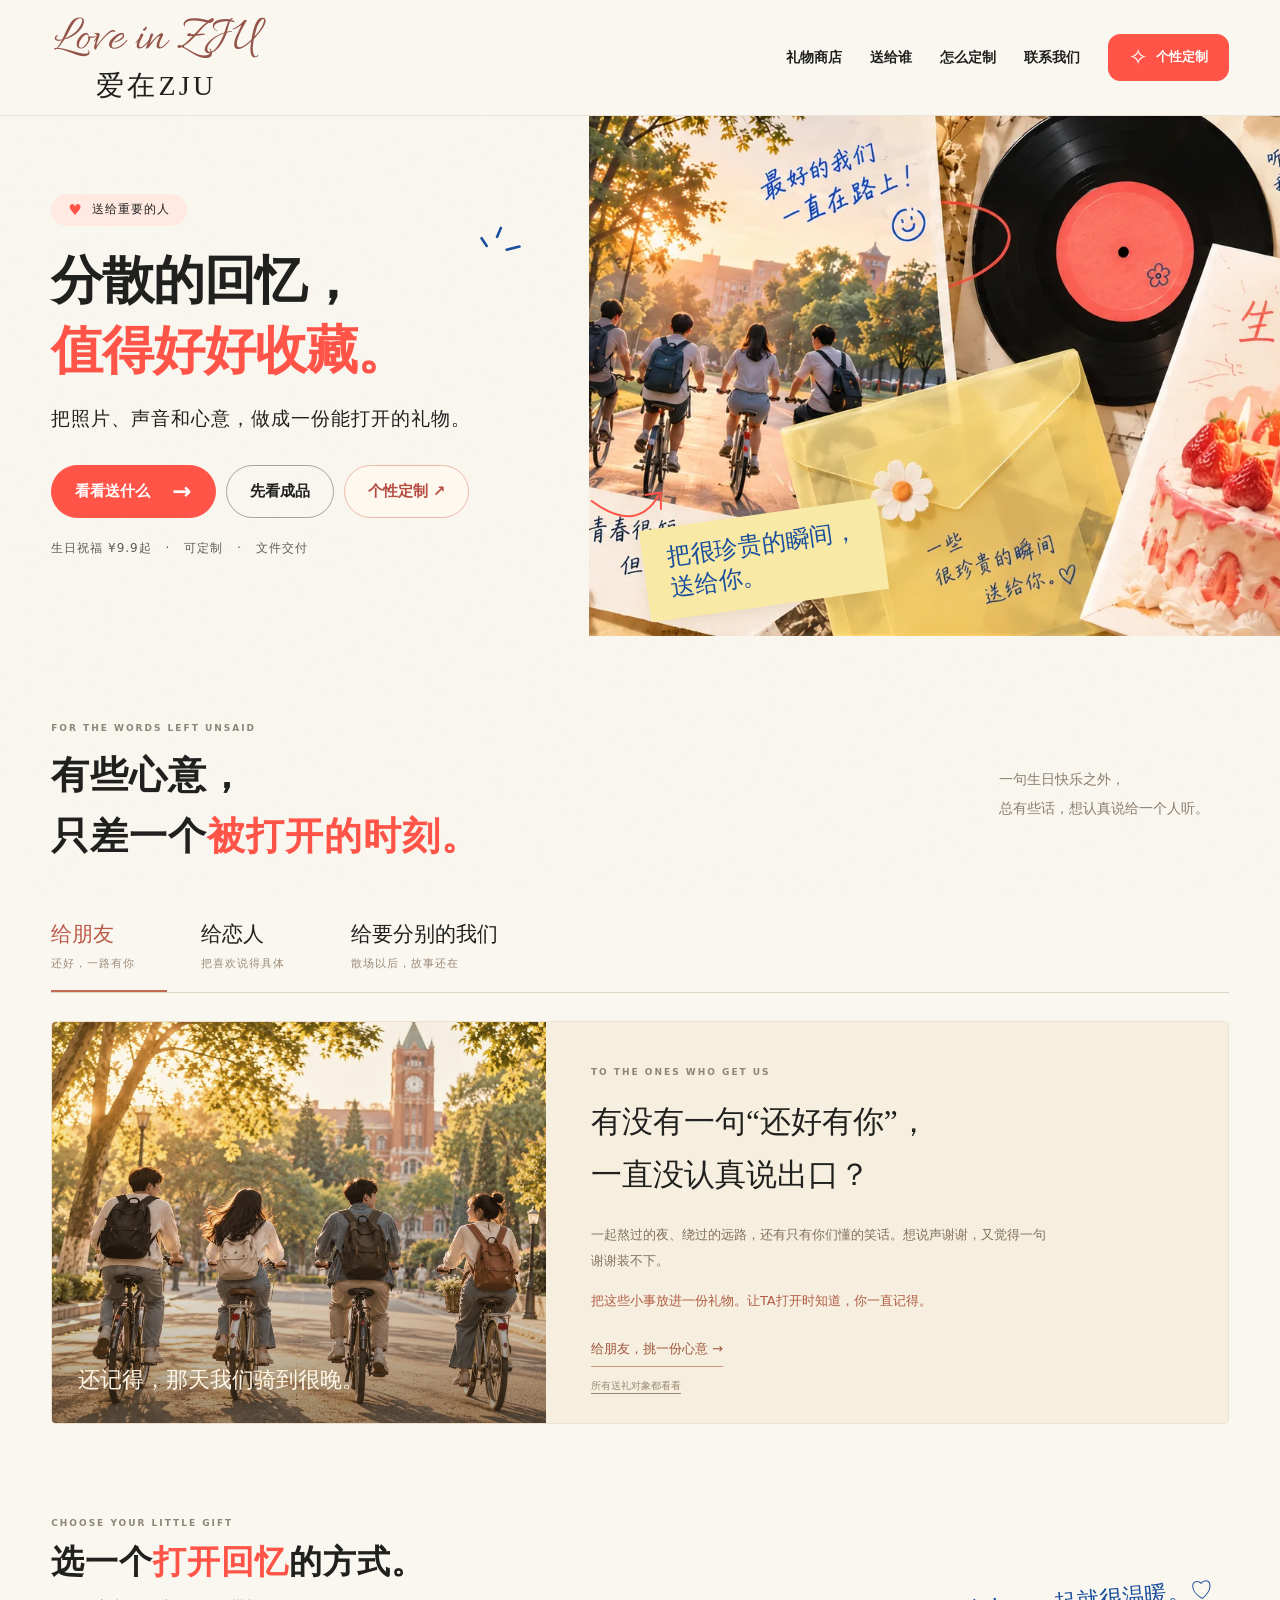
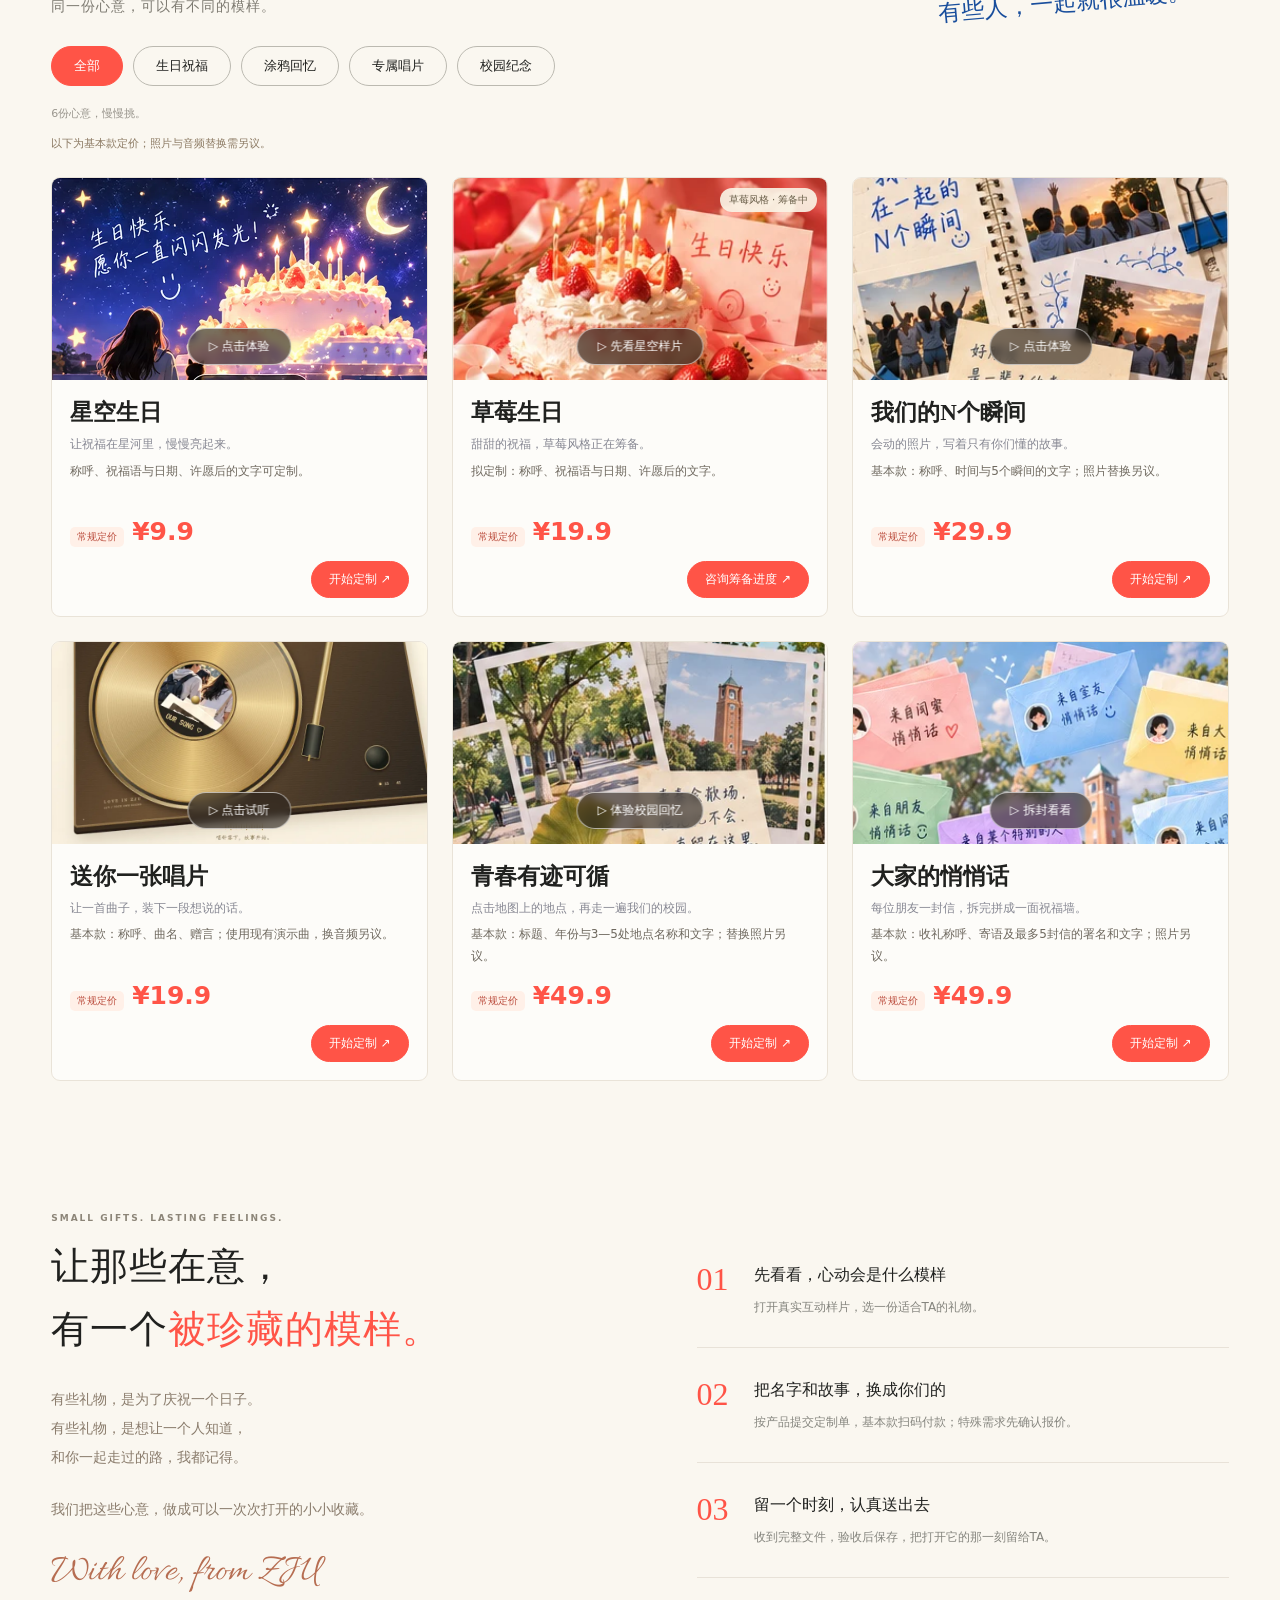
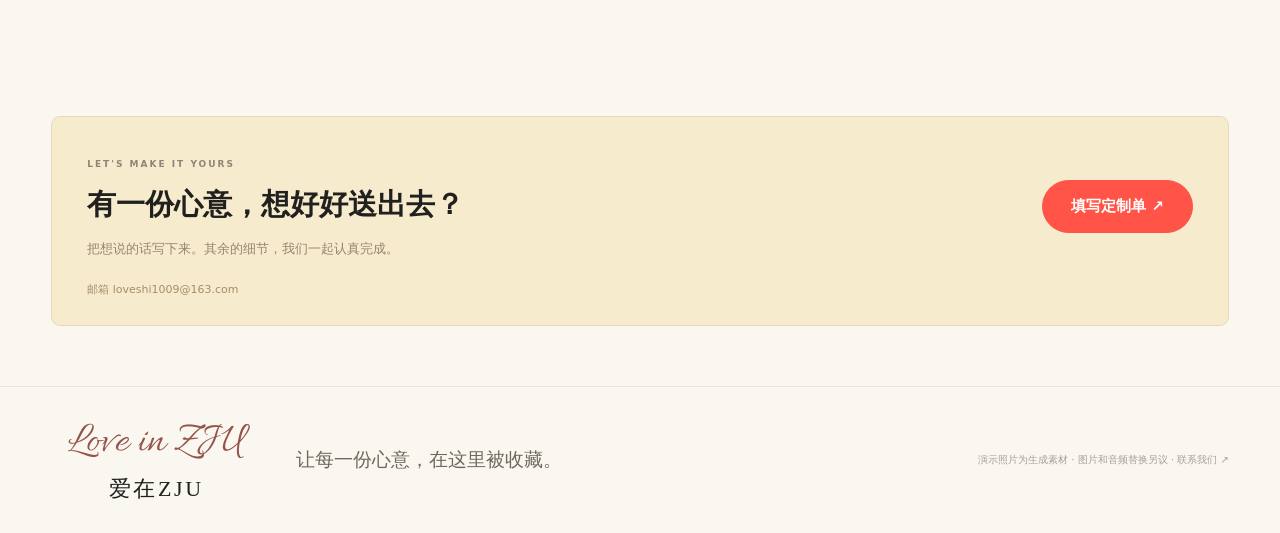
<file: site/index.html>
<!doctype html>
<html lang="zh-CN"><head><meta charset="utf-8"><meta name="viewport" content="width=device-width,initial-scale=1"><meta name="theme-color" content="#faf7f0"><title>爱在ZJU · 把心意好好收藏</title><link rel="stylesheet" href="assets/shop.css?v=20261028"><script defer src="assets/source.js?v=20261028"></script><script defer src="assets/catalog.js?v=20261028"></script><script defer src="assets/shop-launch.js?v=20261028"></script><link rel="stylesheet" href="assets/polish.css?v=20261028"></head>
<body>
<header class="site-header"><a class="brand" href="index.html" aria-label="爱在ZJU首页"><b>爱在ZJU</b><small>Love in ZJU</small></a><nav aria-label="主导航"><a href="#gifts">礼物商店</a><a href="#collection">送给谁</a><a href="#how">怎么定制</a><a href="contact.html">联系我们</a></nav><a class="button header-cta" href="contact.html#brief"><span aria-hidden="true">✧</span> 个性定制</a></header>
<main>
<section class="hero"><div class="hero-copy"><span class="eyebrow"><span aria-hidden="true">♥</span> 送给重要的人</span><h1>分散的回忆，<br><em>值得好好收藏。</em><svg class="heading-spark" viewBox="0 0 70 70" aria-hidden="true"><path d="M12 31 4 19M28 17 34 3M43 37 63 32"/></svg></h1><p>把照片、声音和心意，<br class="mobile-br">做成一份能打开的礼物。</p><div class="hero-actions"><a class="button" href="#gifts">看看送什么 <span aria-hidden="true">→</span></a><a class="button outline" href="memory.html">先看成品</a><a class="button customize-hero" href="contact.html#brief">个性定制 ↗</a></div><div class="hero-meta">生日祝福 ¥9.9起 <i>·</i> 可定制 <i>·</i> 文件交付</div></div><div class="hero-art"><img src="assets/hero-love.webp" alt="校园照片、专属唱片与生日祝福组成的温暖礼物拼贴" fetchpriority="high" width="1031" height="460"><span class="art-note">把很珍贵的瞬间，<br>送给你。<svg viewBox="0 0 80 45" aria-hidden="true"><path d="M2 8Q42 48 70 12M56 10 72 10 70 27"/></svg></span></div></section>
<section class="section occasion-story" id="collection"><div class="section-heading"><div><span class="tiny-label">FOR THE WORDS LEFT UNSAID</span><h2>有些心意，<br>只差一个<span class="coral">被打开的时刻。</span></h2></div><p class="scene-intro">一句生日快乐之外，<br>总有些话，想认真说给一个人听。</p></div><div class="scene-tabs" role="group" aria-label="选择送礼对象"><button class="scene-tab active" data-occasion="friend" aria-pressed="true">给朋友 <span>还好，一路有你</span></button><button class="scene-tab" data-occasion="partner" aria-pressed="false">给恋人 <span>把喜欢说得具体</span></button><button class="scene-tab" data-occasion="graduation" aria-pressed="false">给要分别的我们 <span>散场以后，故事还在</span></button></div><div class="scene-panel"><div class="scene-photo"><img id="sceneImage" src="assets/scene-friend.webp" alt="夕阳下朋友们一起骑车的演示画面" loading="lazy"><span id="sceneCaption">还记得，那天我们骑到很晚。</span></div><div class="scene-words"><span class="tiny-label" id="sceneEyebrow">TO THE ONES WHO GET US</span><h3 id="sceneTitle">有没有一句“还好有你”，<br>一直没认真说出口？</h3><p id="sceneCopy">一起熬过的夜、绕过的远路，还有只有你们懂的笑话。想说声谢谢，又觉得一句谢谢装不下。</p><p class="scene-answer" id="sceneAnswer">把这些小事放进一份礼物。让TA打开时知道，你一直记得。</p><a class="text-link scene-pick" href="#gifts" id="scenePick">给朋友，挑一份心意 →</a><button class="scene-reset" id="resetRecipient" type="button">所有送礼对象都看看</button></div></div></section>
<section class="section gift-shop" id="gifts"><div class="section-heading"><div><span class="tiny-label">CHOOSE YOUR LITTLE GIFT</span><h2>选一个<span class="coral">打开回忆</span>的方式。</h2><p class="section-subtitle">同一份心意，可以有不同的模样。</p></div><span class="hand-note">有些人，一起就很温暖。♡</span></div>
<div class="filter-row"><div class="filters" role="group" aria-label="按产品类别筛选"><button class="filter active" data-category="all" aria-pressed="true">全部</button><button class="filter" data-category="birthday" aria-pressed="false">生日祝福</button><button class="filter" data-category="memory" aria-pressed="false">涂鸦回忆</button><button class="filter" data-category="record" aria-pressed="false">专属唱片</button><button class="filter" data-category="campus" aria-pressed="false">校园纪念</button></div></div>
<div class="shop-context"><p class="result-count" id="resultCount" aria-live="polite">6份心意，慢慢挑。</p><span class="recipient-context" id="recipientContext" hidden></span></div><p class="offer-note">首月体验 · 2026.10.28 至 11.27 · 以下为基本款价格，照片与音频替换需另议。</p>
<div class="product-grid" id="products">
<article class="product" data-product="birthday" data-kind="birthday" data-for="friend partner roommate"><a class="product-art" href="birthday.html"><img src="assets/stars-love.webp" alt="生日祝福" loading="lazy"><span>▷ 点击体验</span></a><div class="product-info"><h3>星空生日</h3><p class="product-desc">让祝福在星河里，慢慢亮起来。</p><p class="product-boundary">称呼、祝福语与日期、许愿后的文字可定制。</p><div class="product-price"><div><span class="promo-label">首月体验价</span><strong>¥9.9</strong></div></div><div class="product-actions"><a href="contact.html?product=birthday#brief" class="small-link start-custom">开始定制 ↗</a></div></div></article>
<article class="product" data-product="strawberry" data-kind="birthday" data-for="friend partner roommate"><a class="product-art" href="birthday.html"><img src="assets/birthday.webp" alt="草莓生日概念示意" loading="lazy"><span>▷ 先看星空样片</span><b class="subtle-tag">草莓风格 · 筹备中</b></a><div class="product-info"><h3>草莓生日</h3><p class="product-desc">甜甜的祝福，草莓风格正在筹备。</p><p class="product-boundary">拟定制：称呼、祝福语与日期、许愿后的文字。</p><div class="product-price"><div><span class="promo-label">首月体验价</span><strong>¥9.9</strong><span class="old-price">11.28起定价 <s>¥19.9</s></span></div></div><div class="product-actions"><a href="contact.html?product=strawberry#brief" class="small-link start-custom">咨询筹备进度 ↗</a></div></div></article>
<article class="product" data-product="memory" data-kind="memory" data-for="friend partner roommate graduation"><a class="product-art" href="memory.html"><img src="assets/scrapbook.webp" alt="涂鸦记忆互动样片" loading="lazy"><span>▷ 点击体验</span></a><div class="product-info"><h3>我们的N个瞬间</h3><p class="product-desc">会动的照片，写着只有你们懂的故事。</p><p class="product-boundary">基本款：称呼、时间与5个瞬间的文字；照片替换另议。</p><div class="product-price"><div><span class="promo-label">首月体验价</span><strong>¥19.9</strong><span class="old-price">11.28起定价 <s>¥29.9</s></span></div></div><div class="product-actions"><a href="contact.html?product=memory#brief" class="small-link start-custom">开始定制 ↗</a></div></div></article>
<article class="product" data-product="record" data-kind="record" data-for="friend partner roommate"><a class="product-art" href="record.html"><img src="assets/vinyl-gold.webp" alt="专属唱片互动样片" loading="lazy"><span>▷ 点击试听</span></a><div class="product-info"><h3>送你一张唱片</h3><p class="product-desc">让一首曲子，装下一段想说的话。</p><p class="product-boundary">基本款：称呼、曲名、赠言；使用现有演示曲，换音频另议。</p><div class="product-price"><div><span class="promo-label">首月体验价</span><strong>¥15.9</strong><span class="old-price">11.28起定价 <s>¥19.9</s></span></div></div><div class="product-actions"><a href="contact.html?product=record#brief" class="small-link start-custom">开始定制 ↗</a></div></div></article>
<article class="product" data-product="campus" data-kind="campus" data-for="friend roommate graduation"><a class="product-art" href="campus.html"><img src="assets/campus.webp" alt="校园纪念照片" loading="lazy"><span>▷ 体验校园回忆</span></a><div class="product-info"><h3>青春有迹可循</h3><p class="product-desc">点击地图上的地点，再走一遍我们的校园。</p><p class="product-boundary">基本款：标题、年份与3—5处地点名称和文字；替换照片另议。</p><div class="product-price"><div><span class="promo-label">首月体验价</span><strong>¥29.9</strong><span class="old-price">11.28起定价 <s>¥49.9</s></span></div></div><div class="product-actions"><a href="contact.html?product=campus#brief" class="small-link start-custom">开始定制 ↗</a></div></div></article>
<article class="product" data-product="letters" data-kind="campus" data-for="friend roommate graduation"><a class="product-art" href="letters.html"><img src="assets/letters.webp" alt="多人祝福信封示意" loading="lazy"><span>▷ 拆封看看</span></a><div class="product-info"><h3>大家的悄悄话</h3><p class="product-desc">每位朋友一封信，拆完拼成一面祝福墙。</p><p class="product-boundary">基本款：收礼称呼、寄语及最多5封信的署名和文字；照片另议。</p><div class="product-price"><div><span class="promo-label">首月体验价</span><strong>¥29.9</strong><span class="old-price">11.28起定价 <s>¥49.9</s></span></div></div><div class="product-actions"><a href="contact.html?product=letters#brief" class="small-link start-custom">开始定制 ↗</a></div></div></article>
</div><div id="emptyState" class="empty-state" hidden><span aria-hidden="true">♡</span><h3>这组搭配还没有礼物。</h3><p>换个分类，也许就遇到适合的那一份。</p><button class="button outline" id="clearFilters">重新看看全部</button></div></section>
<section class="section how-section manifesto" id="how"><div><span class="tiny-label">SMALL GIFTS. LASTING FEELINGS.</span><h2>让那些在意，<br>有一个<span class="coral">被珍藏的模样。</span></h2><p>有些礼物，是为了庆祝一个日子。<br>有些礼物，是想让一个人知道，<br>和你一起走过的路，我都记得。</p><p>我们把这些心意，做成可以一次次打开的小小收藏。</p><span class="manifesto-signature">With love, from ZJU</span></div><ol class="how-steps"><li><span>01</span><div><h3>先看看，心动会是什么模样</h3><p>打开真实互动样片，选一份适合TA的礼物。</p></div></li><li><span>02</span><div><h3>把名字和故事，换成你们的</h3><p>按产品提交定制单，基本款扫码付款；特殊需求先确认报价。</p></div></li><li><span>03</span><div><h3>留一个时刻，认真送出去</h3><p>收到完整文件，验收后保存，把打开它的那一刻留给TA。</p></div></li></ol></section><section class="contact-strip"><div><span class="tiny-label">LET'S MAKE IT YOURS</span><h2>有一份心意，想好好送出去？</h2><p>把想说的话写下来。其余的细节，我们一起认真完成。</p></div><a class="button" href="contact.html#brief">填写定制单 ↗</a><small><a href="mailto:loveshi1009@163.com">邮箱 loveshi1009@163.com</a></small></section></main><footer class="site-footer"><a class="brand" href="#"><b>爱在ZJU</b><small>Love in ZJU</small></a><p>让每一份心意，在这里被收藏。</p><small>演示照片为生成素材 · 图片和音频替换另议 · <a href="contact.html">联系我们 ↗</a></small></footer>
<dialog class="wish-dialog" id="wishDialog"><button class="dialog-close" data-close aria-label="关闭">×</button><span class="tiny-label">ONE LITTLE IDEA</span><h2 id="wishTitle">大家的悄悄话</h2><p id="wishDescription"></p><a class="button" href="memory.html">先看看涂鸦回忆 ↗</a></dialog>
<noscript><p class="noscript">浏览器未启用脚本，仍可通过上方卡片打开礼物；筛选功能需要启用JavaScript。</p></noscript>
</body></html>
</file>
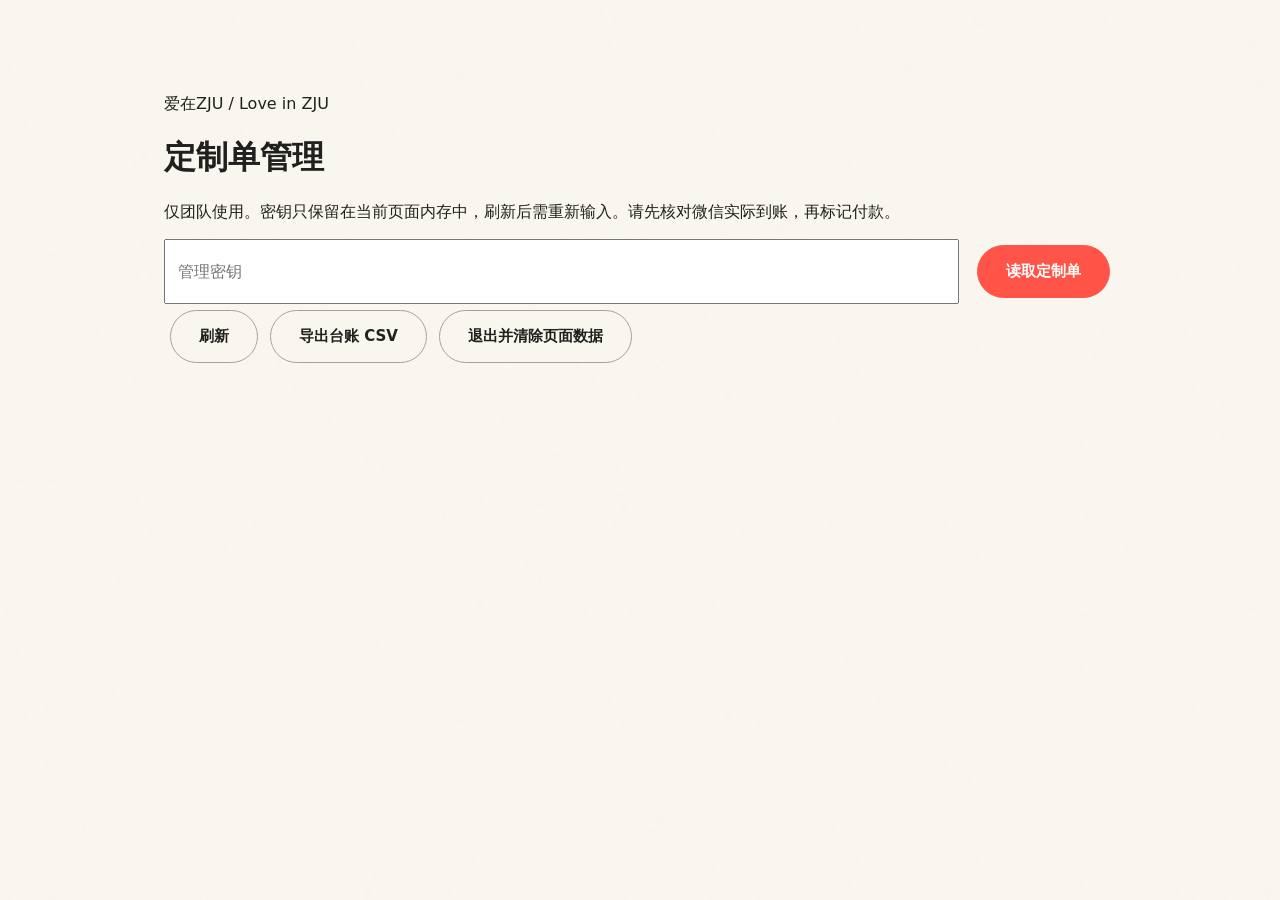
<file: site/admin.html>
<!doctype html><html lang="zh-CN"><meta charset="utf-8"><meta name="viewport" content="width=device-width,initial-scale=1"><meta name="robots" content="noindex,nofollow"><title>定制单管理 · 爱在ZJU</title><link rel="stylesheet" href="assets/shop.css"><link rel="stylesheet" href="assets/contact.css"><script defer src="assets/intake-config.js"></script><script defer src="assets/order-admin.js"></script><style>main{max-width:1000px;margin:70px auto;padding:24px}article{border:1px solid #e8dfd0;border-radius:16px;padding:24px;margin:20px 0;background:#fffcf5}pre{white-space:pre-wrap;overflow-wrap:anywhere;font:14px/1.8 monospace}input,select{padding:12px;max-width:100%;box-sizing:border-box}button{cursor:pointer;margin:6px}#adminError{color:#a53d31}#adminLogin{display:flex;gap:12px;flex-wrap:wrap}#adminLogin input{flex:1;min-width:200px}.actions{display:flex;flex-wrap:wrap;align-items:center}</style><main><a href="index.html">爱在ZJU / Love in ZJU</a><h1>定制单管理</h1><p>仅团队使用。密钥只保留在当前页面内存中，刷新后需重新输入。请先核对微信实际到账，再标记付款。</p><form id="adminLogin"><input id="adminKey" type="password" autocomplete="off" placeholder="管理密钥" aria-label="管理密钥" required><button class="button">读取定制单</button></form><div class="actions"><button id="adminRefresh" class="button outline">刷新</button><button id="adminExport" class="button outline">导出台账 CSV</button><button id="adminLogout" class="button outline">退出并清除页面数据</button></div><p id="adminError" role="status"></p><section id="adminOrders"></section></main></html>
</file>
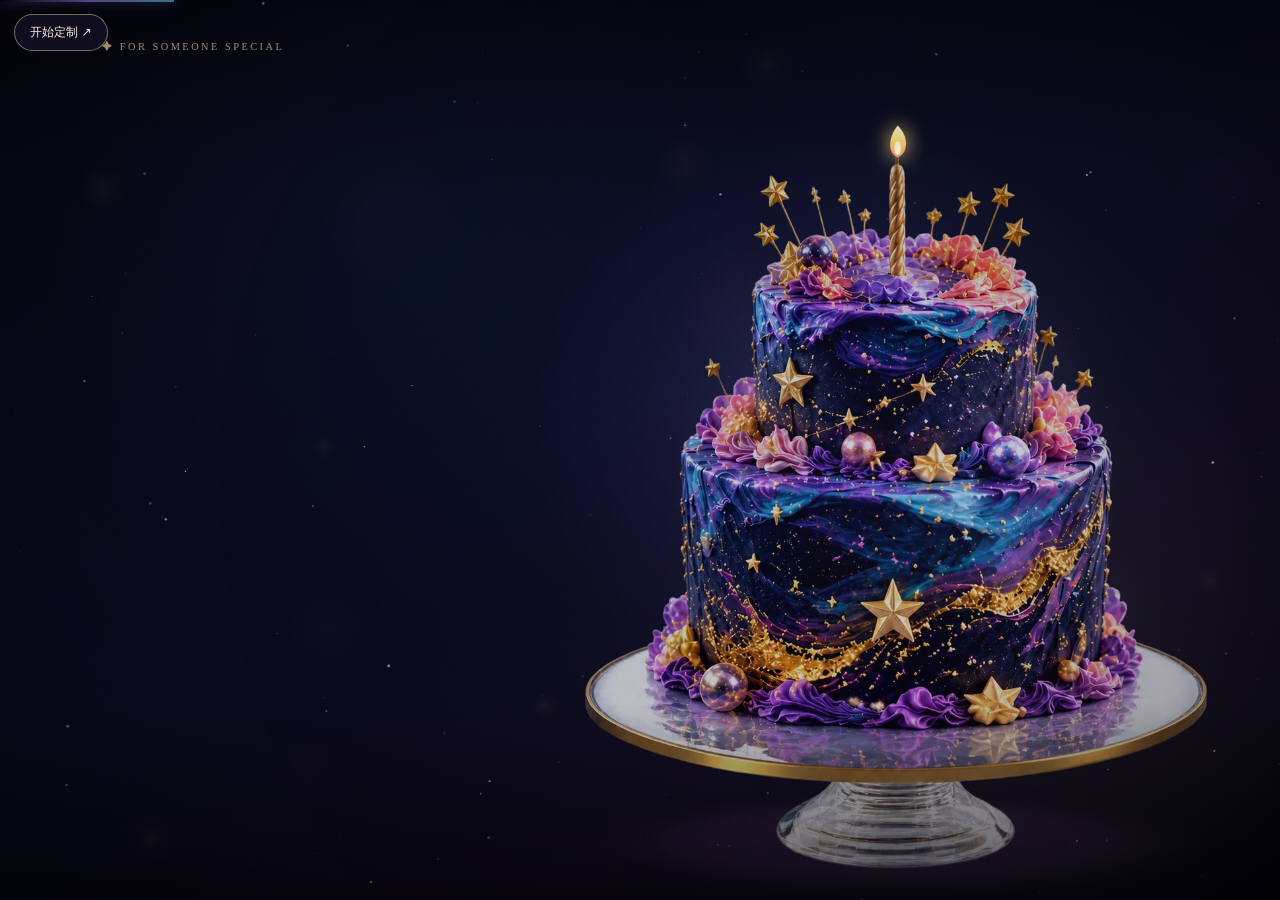
<file: site/birthday.html>
<!doctype html>
<html lang="zh-CN">
<head>
  <meta charset="utf-8" />
  <meta name="viewport" content="width=device-width,initial-scale=1,viewport-fit=cover" />
  <meta name="theme-color" content="#070914" />
  <title>Galaxy Birthday Cake</title>
  <style>
    :root {
      color-scheme: dark;
      --ink: #f8f7ff;
      --muted: rgba(226, 224, 255, .66);
      --violet: #9f83ff;
      --cyan: #72ddff;
      --gold: #ffd88a;
    }

    * { box-sizing: border-box; }

    html, body {
      width: 100%;
      height: 100%;
      margin: 0;
      overflow: hidden;
      background: #05060d;
      font-family: Inter, ui-sans-serif, system-ui, -apple-system, "Segoe UI", "PingFang SC", "Microsoft YaHei", sans-serif;
    }

    body {
      min-height: 100svh;
      display: grid;
      place-items: center;
    }

    .experience {
      position: relative;
      width: min(100vw, 56.25vh);
      height: min(100svh, 177.7778vw);
      min-width: min(100vw, 56.25vh);
      isolation: isolate;
      overflow: hidden;
      background:
        radial-gradient(circle at 65% 46%, rgba(111, 72, 207, .17), transparent 31%),
        radial-gradient(circle at 83% 76%, rgba(225, 136, 158, .07), transparent 25%),
        radial-gradient(circle at 32% 28%, rgba(40, 76, 135, .10), transparent 33%),
        linear-gradient(145deg, #050713 0%, #090a1d 47%, #10091c 72%, #04050d 100%);
    }

    .experience::before {
      content: "";
      position: absolute;
      inset: 0;
      pointer-events: none;
      z-index: 3;
      background:
        linear-gradient(180deg, rgba(4, 5, 12, .28), transparent 18%, transparent 78%, rgba(2, 3, 10, .45)),
        radial-gradient(ellipse at center, transparent 46%, rgba(0, 0, 0, .32) 100%);
      mix-blend-mode: multiply;
    }

    .experience::after {
      content: "";
      position: absolute;
      inset: 0;
      pointer-events: none;
      z-index: 7;
      opacity: .22;
      background-image: url("data:image/svg+xml,%3Csvg viewBox='0 0 180 180' xmlns='http://www.w3.org/2000/svg'%3E%3Cfilter id='n'%3E%3CfeTurbulence type='fractalNoise' baseFrequency='.88' numOctaves='4' stitchTiles='stitch'/%3E%3C/filter%3E%3Crect width='100%25' height='100%25' filter='url(%23n)' opacity='.18'/%3E%3C/svg%3E");
      mix-blend-mode: soft-light;
    }

    canvas {
      position: absolute;
      inset: 0;
      width: 100%;
      height: 100%;
      display: block;
      z-index: 2;
    }

    .copy {
      position: absolute;
      inset: 0;
      z-index: 5;
      pointer-events: none;
      color: var(--ink);
      text-align: center;
    }

    .eyebrow {
      position: absolute;
      top: max(3.2%, env(safe-area-inset-top));
      left: 50%;
      margin: 0;
      transform: translate(-50%, 10px);
      font-family: Georgia, "Times New Roman", serif;
      font-size: clamp(9px, 1.15vh, 12px);
      font-weight: 400;
      letter-spacing: .24em;
      text-indent: .24em;
      white-space: nowrap;
      color: rgba(247, 213, 160, .66);
      opacity: 0;
      transition: opacity 1s ease, transform 1s ease;
    }

    .copy.show-intro .eyebrow {
      opacity: 1;
      transform: translate(-50%, 0);
    }

    .final-message {
      position: absolute;
      left: 7.5%;
      right: 7.5%;
      top: 7.2%;
      display: grid;
      justify-items: center;
      opacity: 0;
      transform: translateY(18px);
      filter: blur(8px);
      transition: opacity 1.2s cubic-bezier(.2,.75,.2,1), transform 1.2s cubic-bezier(.2,.75,.2,1), filter 1.2s ease;
    }

    .copy.show-final .final-message {
      opacity: 1;
      transform: translateY(0);
      filter: blur(0);
    }

    .title {
      margin: 0;
      font-family: Didot, "Bodoni 72", "Bodoni MT", "Times New Roman", Georgia, serif;
      font-size: clamp(38px, 6.9vh, 72px);
      font-weight: 400;
      line-height: .84;
      letter-spacing: -.055em;
      text-wrap: balance;
      color: #fff4e5;
      background: linear-gradient(135deg, #fffaf1 5%, #f6d5aa 58%, #f2c5cf 100%);
      -webkit-background-clip: text;
      background-clip: text;
      -webkit-text-fill-color: transparent;
      text-shadow: 0 0 30px rgba(255, 217, 163, .09);
    }

    .recipient {
      margin: clamp(11px, 1.55vh, 17px) 0 0;
      font-family: Georgia, "Times New Roman", serif;
      font-size: clamp(11px, 1.45vh, 16px);
      font-weight: 400;
      letter-spacing: .13em;
      text-indent: .13em;
      color: #f4d19a;
    }

    .wish {
      position: relative;
      max-width: 26em;
      margin: clamp(14px, 1.9vh, 22px) 0 0;
      padding-bottom: 9px;
      font-family: "STXingkai", "KaiTi", "FangSong", serif;
      font-size: clamp(14px, 1.9vh, 21px);
      font-weight: 400;
      line-height: 1.65;
      letter-spacing: .08em;
      color: #f2ca8c;
      text-wrap: balance;
    }

    .wish::after {
      content: "";
      position: absolute;
      left: 9%; right: 9%; bottom: 0;
      height: 8px;
      opacity: .62;
      border-bottom: 1px solid rgba(238, 190, 122, .75);
      border-radius: 50%;
      transform: rotate(-1.6deg) skewX(-18deg);
    }

    .message-en {
      max-width: 34em;
      margin: 10px 0 0;
      font-family: Georgia, "Times New Roman", serif;
      font-size: clamp(9px, 1.15vh, 12px);
      font-style: italic;
      line-height: 1.55;
      letter-spacing: .05em;
      color: rgba(231, 216, 211, .48);
    }

    .birthday-date {
      margin: 8px 0 0;
      font-size: 8px;
      letter-spacing: .28em;
      color: rgba(240, 203, 145, .4);
    }

    .wish-action {
      position: absolute;
      z-index: 8;
      left: 50%;
      bottom: max(5.4%, calc(env(safe-area-inset-bottom) + 10px));
      margin: 0;
      padding: 9px 18px 10px;
      border: 1px solid rgba(247, 206, 148, .38);
      border-radius: 999px;
      background: linear-gradient(105deg, rgba(245, 197, 134, .9), rgba(238, 171, 204, .88));
      color: #24152d;
      font-family: Georgia, "Times New Roman", serif;
      font-size: 11px;
      letter-spacing: .08em;
      cursor: pointer;
      pointer-events: none;
      opacity: 0;
      transform: translate(-50%, 8px);
      box-shadow: 0 8px 28px rgba(235, 166, 195, .12), inset 0 1px rgba(255,255,255,.55);
      transition: transform .55s ease, opacity .55s ease, box-shadow .3s ease, filter .3s ease;
    }

    .wish-action.visible { opacity: 1; pointer-events: auto; transform: translate(-50%,0); }
    .wish-action:hover { transform: translate(-50%,-2px); filter: brightness(1.06); box-shadow: 0 11px 34px rgba(235, 166, 195, .2); }
    .wish-action:focus-visible { outline: 2px solid #f9dcaa; outline-offset: 3px; }
    .wish-action .spark { display: inline-block; margin-right: 7px; }

    .secret-message {
      position: absolute;
      z-index: 8;
      left: 8%; right: 8%;
      bottom: 10.5%;
      margin: 0;
      text-align: center;
      max-height: 0;
      opacity: 0;
      overflow: hidden;
      font-family: Georgia, "KaiTi", serif;
      font-size: 10px;
      letter-spacing: .06em;
      color: rgba(255, 234, 207, .7);
      transform: translateY(5px);
      transition: max-height .7s ease, opacity .7s ease, transform .7s ease;
    }

    .secret-message.visible { max-height: 3em; opacity: 1; transform: translateY(0); }

    .progress {
      position: absolute;
      z-index: 6;
      top: 0;
      left: 0;
      height: 2px;
      width: 0;
      opacity: .5;
      background: linear-gradient(90deg, transparent, var(--violet), var(--cyan));
      box-shadow: 0 0 10px var(--violet);
    }

    .replay {
      position: absolute;
      z-index: 9;
      top: max(3.2%, env(safe-area-inset-top));
      right: 4.5%;
      width: 34px;
      height: 34px;
      padding: 0;
      border: 1px solid rgba(255,255,255,.12);
      border-radius: 999px;
      background: rgba(10, 12, 28, .35);
      color: rgba(255,255,255,.58);
      display: grid;
      place-items: center;
      opacity: 0;
      cursor: pointer;
      backdrop-filter: blur(10px);
      transition: opacity .5s ease, border-color .25s ease, color .25s ease, transform .25s ease;
    }

    .replay.visible { opacity: 1; }
    .replay:hover { color: #fff; border-color: rgba(255,255,255,.34); transform: rotate(-18deg); }
    .replay:focus-visible { outline: 2px solid var(--cyan); outline-offset: 3px; }

    .replay svg { width: 15px; height: 15px; }

    .hint {
      position: absolute;
      z-index: 5;
      left: 50%;
      bottom: 2.2%;
      transform: translateX(-50%);
      margin: 0;
      font-size: 9px;
      letter-spacing: .16em;
      white-space: nowrap;
      color: rgba(255,255,255,.23);
      opacity: 0;
      transition: opacity .8s ease;
      pointer-events: none;
    }

    .hint.visible { opacity: 1; }

    @media (min-aspect-ratio: 4/5) {
      .experience {
        width: 100vw;
        height: 100svh;
        min-width: 0;
      }

      .final-message {
        left: 7.7%;
        right: 59%;
        top: 50%;
        bottom: auto;
        transform: translateY(calc(-50% + 18px));
        text-align: left;
        justify-items: start;
      }

      .copy.show-final .final-message { transform: translateY(-50%); }
      .title { font-size: clamp(62px, 7.1vw, 112px); line-height: .86; }
      .wish { max-width: 25em; font-size: clamp(19px, 1.7vw, 28px); }
      .message-en { font-size: clamp(11px, .92vw, 15px); }
      .wish-action { padding: 11px 23px 12px; font-size: 13px; }
      .wish-action { left: 7.7%; bottom: 22%; transform: translate(0,8px); }
      .wish-action.visible { transform: translate(0,0); }
      .wish-action:hover { transform: translate(0,-2px); }
      .secret-message { left: 7.7%; right: 59%; bottom: 16.5%; text-align: left; }
      .eyebrow { left: 7.8%; top: 4.5%; transform: translate(0, 10px); }
      .copy.show-intro .eyebrow { transform: translate(0, 0); }
    }

    @media (prefers-reduced-motion: reduce) {
      .final-message, .eyebrow, .replay { transition-duration: .01ms; }
    }
  
/* V2: a second chapter, while preserving the original cake scene. */
.wish-reveal{position:absolute;inset:0;z-index:20;display:grid;place-items:center;padding:30px;pointer-events:none;opacity:0;visibility:hidden;transition:opacity .7s,visibility .7s;background:radial-gradient(ellipse at 50% 40%,#342254bb,#090b22b0 65%);backdrop-filter:blur(3px);overflow:hidden}.wish-reveal.active{opacity:1;visibility:visible;pointer-events:auto}.wish-reveal-inner{position:relative;z-index:2;text-align:center;max-width:600px;transform:translateY(25px) scale(.97);transition:transform 1s cubic-bezier(.2,.65,.3,1);color:#fff5de}.wish-reveal.active .wish-reveal-inner{transform:none}.wish-small{font-size:10px;letter-spacing:.35em;color:#d5c2ff;margin:0 0 24px}.wish-symbol{font-size:60px;display:block;color:#ffdf9d;text-shadow:0 0 40px #f9dc88aa;line-height:1.5;margin:0 0 17px}.wish-reveal h2{font-family:Georgia,'KaiTi',serif;font-size:clamp(26px,4vw,48px);font-weight:500;line-height:1.6;margin:0 0 20px;letter-spacing:.1em}.wish-reveal-message{font-family:'KaiTi',serif;font-size:clamp(19px,2vw,27px);line-height:1.9;color:#f8e6c9;margin:0 auto 30px;max-width:23em;white-space:pre-line;overflow-wrap:anywhere}.wish-return{padding:13px 26px;border:1px solid #f6d49d8c;border-radius:30px;background:linear-gradient(110deg,#eec48e,#dcb7e2);color:#332039;font-size:13px;cursor:pointer}.wish-return:focus-visible{outline:2px solid #fff;outline-offset:5px}.wish-afterword{font-size:10px;letter-spacing:.14em;color:#c8b8d8;line-height:1.9;margin:23px 0 0}.wish-halo{position:absolute;left:50%;top:45%;width:min(72vw,580px);aspect-ratio:1;border:1px solid #d9c3893b;border-radius:50%;transform:translate(-50%,-50%);box-shadow:0 0 90px #d9a85a1c,inset 0 0 90px #b996ed20;pointer-events:none}.wish-halo:before,.wish-halo:after{content:'';position:absolute;inset:9%;border:1px dashed #decf9c38;border-radius:50%}.wish-halo:after{inset:-10%;border-style:solid;border-color:#b6a2df1f}.wish-dust{position:absolute;inset:0;pointer-events:none;overflow:hidden}.wish-dust i{font-style:normal;position:absolute;color:#fce3a5;opacity:0;text-shadow:0 0 12px #ffdf9b;animation:wish-rise 4.8s ease-out both;animation-delay:var(--delay);left:var(--x);top:var(--y);font-size:var(--size)}@keyframes wish-rise{0%{opacity:0;transform:translateY(50px) scale(.3) rotate(0)}20%{opacity:.95}75%{opacity:.65}100%{opacity:0;transform:translateY(-100px) scale(1) rotate(100deg)}}.experience.wish-phase .copy,.experience.wish-phase .wish-action{opacity:.15;transition:opacity .7s}.wish-reveal[aria-hidden=true]{pointer-events:none}@media(max-width:600px){.wish-reveal{padding:26px}.wish-reveal h2{font-size:29px;letter-spacing:.04em}.wish-reveal-message{font-size:21px;max-width:15em}.wish-halo{width:92vw}.wish-symbol{font-size:51px}.wish-small{font-size:8px}}@media(prefers-reduced-motion:reduce){.wish-reveal,.wish-reveal-inner{transition:none}.wish-dust i{animation:none;opacity:.7}}
@media(max-width:700px){.experience::after{display:none}.wish-reveal{backdrop-filter:none;background:radial-gradient(ellipse at 50% 40%,#342254ed,#090b22f5 65%)}}
.wish-reveal.active{transition:opacity .7s;visibility:visible}
</style>
</head>
<body>
  <a href="contact.html?product=birthday#brief" style="position:fixed;z-index:30;top:14px;left:14px;padding:9px 15px;border:1px solid #f7d7aa77;border-radius:999px;background:#151126b8;color:#fff1dd;font:12px system-ui,sans-serif;text-decoration:none;backdrop-filter:blur(8px)">开始定制 ↗</a>
  <main class="experience" id="experience" aria-label="银河生日蛋糕动画">
    <canvas id="scene" aria-hidden="true"></canvas>
    <div class="progress" id="progress"></div>

    <section class="copy" id="copy" aria-live="polite">
      <p class="eyebrow" id="eyebrow">✦ FOR SOMEONE SPECIAL</p>
      <div class="final-message">
        <h1 class="title" id="title">Happy<br>Birthday</h1>
        <p class="recipient" id="recipient">TO XXX ♡</p>
        <p class="wish" id="wish">愿新的一岁，<br>始终开心、平安、喜乐。</p>
        <p class="message-en" id="messageEn">Wishing you a year filled with joy, love and beautiful moments.</p>
        <p class="birthday-date" id="birthdayDate">2026.09.18</p>
      </div>
    </section>

    <button class="wish-action" id="wishButton" type="button"><span class="spark">✦</span>Make a Wish</button>
    <p class="secret-message" id="secretMessage">这一刻，整片星河都在为你闪耀。</p>

    <button class="replay" id="replay" type="button" aria-label="重新播放动画" title="重新播放">
      <svg viewBox="0 0 24 24" fill="none" stroke="currentColor" stroke-width="1.8" stroke-linecap="round" stroke-linejoin="round" aria-hidden="true">
        <path d="M3 12a9 9 0 1 0 3-6.7L3 8"/><path d="M3 3v5h5"/>
      </svg>
    </button>
    <p class="hint" id="hint">轻触星空 · 收下一颗流星</p>
    <section class="wish-reveal" id="wishReveal" aria-hidden="true" inert role="dialog" aria-modal="true" aria-labelledby="wishRevealTitle"><div class="wish-halo" aria-hidden="true"></div><div class="wish-dust" id="wishDust" aria-hidden="true"></div><div class="wish-reveal-inner"><p class="wish-small">A LITTLE WISH, A WHOLE GALAXY</p><span class="wish-symbol" aria-hidden="true">✦</span><h2 id="wishRevealTitle">愿望已被星河收藏。</h2><p class="wish-reveal-message" id="wishRevealText"></p><button class="wish-return" id="wishReturn" type="button">收下这片星河 ♡</button><p class="wish-afterword">愿你所期待的，<br>在往后的日子里，慢慢发生。</p></div></section>
  </main>

  <script>
    /* ============================================================
       GALAXY BIRTHDAY CAKE · QUICK CUSTOMIZATION
       以后定制生日祝福，通常只需修改下面这个 CONFIG 对象。
       ============================================================ */
    const CONFIG = {
      name: "XXX",
      messageCN: "愿新的一岁，\n始终开心、平安、喜乐。",
      messageEN: "Wishing you a year filled with joy, love and beautiful moments.",
      hiddenWish: "这一刻，整片星河都在为你闪耀。",
      birthday: "2026.09.18",
      theme: "galaxy",
      greeting: "Happy Birthday",
      eyebrow: "✦  FOR SOMEONE SPECIAL",
      primary: "#9f83ff",
      secondary: "#72ddff",
      accent: "#ffd88a",
      duration: 7000,        // 开场动画；许愿按钮出现后持续保留
      loop: false,             // 结尾停留，用户可以主动重播
      loopPause: 3.8,         // 循环前的结尾停留秒数
      interactiveSparkles: true
    };

    const TAU = Math.PI * 2;
    const clamp = (v, min = 0, max = 1) => Math.max(min, Math.min(max, v));
    const lerp = (a, b, t) => a + (b - a) * t;
    const easeOutCubic = t => 1 - Math.pow(1 - clamp(t), 3);
    const easeInOutCubic = t => t < .5 ? 4*t*t*t : 1 - Math.pow(-2*t + 2, 3)/2;
    const smoothstep = (a, b, v) => { const t = clamp((v-a)/(b-a)); return t*t*(3-2*t); };
    const fadeWindow = (t, start, end, fade = .08) => smoothstep(start, start+fade, t) * (1-smoothstep(end-fade, end, t));

    const hexToRgb = hex => {
      const v = hex.replace("#", "");
      const n = parseInt(v.length === 3 ? v.split("").map(x => x+x).join("") : v, 16);
      return [(n>>16)&255, (n>>8)&255, n&255];
    };

    const rgba = (hex, alpha = 1) => {
      const [r,g,b] = hexToRgb(hex);
      return `rgba(${r},${g},${b},${alpha})`;
    };

    const shade = (hex, factor = 1) => {
      const [r,g,b] = hexToRgb(hex);
      return `rgb(${Math.round(clamp(r*factor,0,255))},${Math.round(clamp(g*factor,0,255))},${Math.round(clamp(b*factor,0,255))})`;
    };

    const canvas = document.querySelector("#scene");
    const ctx = canvas.getContext("2d");
    const experience = document.querySelector("#experience");
    const copy = document.querySelector("#copy");
    const replay = document.querySelector("#replay");
    const progress = document.querySelector("#progress");
    const hint = document.querySelector("#hint");
    const wishButton = document.querySelector("#wishButton");
    const secretMessage = document.querySelector("#secretMessage");

    document.documentElement.style.setProperty("--violet", CONFIG.primary);
    document.documentElement.style.setProperty("--cyan", CONFIG.secondary);
    document.documentElement.style.setProperty("--gold", CONFIG.accent);
    document.querySelector("#eyebrow").textContent = CONFIG.eyebrow;
    document.querySelector("#recipient").textContent = `TO ${CONFIG.name}  ♡`;
    document.querySelector("#title").innerHTML = CONFIG.greeting.split(" ").join("<br>");
    document.querySelector("#wish").innerHTML = CONFIG.messageCN.replace(/\n/g, "<br>");
    document.querySelector("#messageEn").textContent = CONFIG.messageEN;
    document.querySelector("#birthdayDate").textContent = CONFIG.birthday;
    secretMessage.textContent = CONFIG.hiddenWish;
    document.title = `${CONFIG.greeting} · ${CONFIG.name}`;

    const cakeAsset = new Image();
    cakeAsset.decoding = "async";
    cakeAsset.src = "[data-uri]";

    const state = {
      width: 0,
      height: 0,
      dpr: 1,
      start: performance.now(),
      last: performance.now(),
      elapsed: 0,
      cycle: 0,
      raf: 0,
      stars: [],
      dust: [],
      particles: [],
      orbiters: [],
      shootingStars: [],
      bursts: new Set(),
      finalShown: false,
      wishGlow: 0,
      flameImpulse: 0,
      reducedMotion: matchMedia("(prefers-reduced-motion: reduce)").matches
    };

    class RNG {
      constructor(seed = 1977) { this.seed = seed >>> 0; }
      next() { this.seed = (1664525 * this.seed + 1013904223) >>> 0; return this.seed / 4294967296; }
      range(min, max) { return lerp(min, max, this.next()); }
      pick(items) { return items[Math.floor(this.next()*items.length)]; }
    }

    class Particle {
      constructor(x, y, rng, kind = "spark", intensity = 1) {
        const a = rng.range(-Math.PI*.94, -Math.PI*.06);
        const speed = rng.range(.035, .15) * intensity;
        this.x = x; this.y = y;
        this.vx = Math.cos(a) * speed;
        this.vy = Math.sin(a) * speed;
        this.gravity = rng.range(.000055, .00016);
        this.drag = rng.range(.988, .997);
        this.life = 0;
        this.maxLife = rng.range(900, 2200);
        this.size = rng.range(1.4, 4.5) * (kind === "star" ? 1.25 : 1);
        this.rot = rng.range(0, TAU);
        this.spin = rng.range(-.006, .006);
        this.depth = rng.range(.55, 1.65);
        this.blur = this.depth > 1.3 ? rng.range(1.5, 4.5) : (this.depth < .7 ? rng.range(.5, 1.4) : 0);
        const colorRoll = rng.next();
        this.color = colorRoll < .48 ? CONFIG.accent : colorRoll < .67 ? "#fff0c9" : colorRoll < .82 ? CONFIG.primary : colorRoll < .92 ? "#e9a2cb" : CONFIG.secondary;
        this.kind = kind;
      }
      update(dt) {
        this.life += dt;
        this.vx *= Math.pow(this.drag, dt/16.67);
        this.vy = this.vy * Math.pow(this.drag, dt/16.67) + this.gravity * dt;
        this.x += this.vx * dt;
        this.y += this.vy * dt;
        this.rot += this.spin * dt;
      }
      draw(ctx, scale) {
        const p = clamp(this.life/this.maxLife);
        const alpha = Math.sin(p*Math.PI) * .92;
        const s = this.size * scale * this.depth * (1 + p*.25);
        ctx.save();
        ctx.translate(this.x, this.y);
        ctx.rotate(this.rot);
        ctx.globalAlpha = alpha;
        ctx.fillStyle = this.color;
        ctx.shadowColor = this.color;
        ctx.shadowBlur = state.width < 700 ? 0 : (this.kind === "confetti" ? 2*scale : 4*scale);
        // Avoid per-particle blur on the per-frame path.
        if (this.kind === "orb") {
          ctx.globalAlpha = alpha * .34;
          const g = ctx.createRadialGradient(0,0,0,0,0,s*2.2);
          g.addColorStop(0,rgba(this.color,.7)); g.addColorStop(.5,rgba(this.color,.18)); g.addColorStop(1,rgba(this.color,0));
          ctx.fillStyle=g; ctx.beginPath(); ctx.arc(0,0,s*2.2,0,TAU); ctx.fill();
        }
        else if (this.kind === "star") drawStar(ctx, 0, 0, s, s*.42, 4);
        else if (this.kind === "confetti") ctx.fillRect(-s*.8, -s*.25, s*1.6, s*.5);
        else { ctx.beginPath(); ctx.arc(0, 0, s*.48, 0, TAU); ctx.fill(); }
        ctx.restore();
      }
      get dead() { return this.life >= this.maxLife; }
    }

    function resize() {
      const rect = experience.getBoundingClientRect();
      if (Math.abs(rect.width-state.width)<1 && Math.abs(rect.height-state.height)<1) return;
      state.dpr = Math.min(devicePixelRatio || 1, rect.width < 700 ? 1.5 : 1.75, Math.sqrt(1700000 / (rect.width * rect.height)));
      state.width = rect.width;
      state.height = rect.height;
      canvas.width = Math.round(rect.width * state.dpr);
      canvas.height = Math.round(rect.height * state.dpr);
      ctx.setTransform(state.dpr, 0, 0, state.dpr, 0, 0);
      seedScene();
    }

    function seedScene() {
      const rng = new RNG(20260829 + Math.round(state.width));
      const count = Math.round(clamp(state.width*state.height/8500, 65, 160));
      state.stars = Array.from({length: count}, (_, i) => ({
        x: rng.next(), y: rng.next(), r: rng.range(.3, 1.35),
        phase: rng.range(0, TAU), speed: rng.range(.35, 1.25),
        alpha: rng.range(.16, .72), warm: rng.next() > .91
      }));
      state.dust = Array.from({length: 12}, () => ({
        x: rng.next(), y: rng.range(.16, .88), r: rng.range(22, 76),
        color: rng.pick([CONFIG.primary, "#e99bc5", CONFIG.accent, "#7749af"]),
        alpha: rng.range(.012, .035)
      }));
      state.orbiters = Array.from({length: 18}, (_, i) => ({
        orbit: i % 3,
        phase: rng.range(0, TAU),
        speed: rng.range(.18, .38) * (rng.next()>.5?1:-1),
        size: rng.range(.7, 2.2),
        color: rng.next()<.62?CONFIG.accent:rng.pick([CONFIG.primary,"#efb6d6","#fff4d7"])
      }));
    }

    function drawStar(ctx, x, y, outer, inner, points = 5) {
      ctx.beginPath();
      for (let i=0; i<points*2; i++) {
        const r = i%2 ? inner : outer;
        const a = -Math.PI/2 + i*Math.PI/points;
        const px = x + Math.cos(a)*r, py = y + Math.sin(a)*r;
        i ? ctx.lineTo(px, py) : ctx.moveTo(px, py);
      }
      ctx.closePath(); ctx.fill();
    }

    const backgroundCanvas=document.createElement('canvas');
    const backgroundContext=backgroundCanvas.getContext('2d');
    function cacheBackground() {
      backgroundCanvas.width=canvas.width; backgroundCanvas.height=canvas.height;
      backgroundContext.setTransform(state.dpr,0,0,state.dpr,0,0);
      const t=1;
      const w = state.width, h = state.height;
      const portrait = h/w > 1.25;
      const cx = portrait ? w*.5 : w*.70;
      const cy = portrait ? h*.60 : h*.53;

      const bloom = backgroundContext.createRadialGradient(cx, cy, 0, cx, cy, Math.max(w,h)*.55);
      bloom.addColorStop(0, rgba(CONFIG.primary, .12 + smoothstep(.16,.58,t)*.08));
      bloom.addColorStop(.32, rgba(CONFIG.secondary, .035));
      bloom.addColorStop(1, "rgba(0,0,0,0)");
      backgroundContext.fillStyle = bloom; backgroundContext.fillRect(0,0,w,h);

      for (const d of state.dust) {
        const g = backgroundContext.createRadialGradient(d.x*w, d.y*h, 0, d.x*w, d.y*h, d.r);
        g.addColorStop(0, rgba(d.color, d.alpha)); g.addColorStop(1, rgba(d.color, 0));
        backgroundContext.fillStyle = g; backgroundContext.fillRect(d.x*w-d.r, d.y*h-d.r, d.r*2, d.r*2);
      }

      // Restrained defocused foreground lights add depth without turning into neon clutter.
      const bokehAlpha=smoothstep(.18,.48,t);
      for(let i=0;i<7;i++){
        const bx=((i*0.173+.08)%1)*w,by=((i*.287+.21)%1)*h;
        const br=(i%3===0?20:9)*Math.min(w/540,1.45);
        const bg=backgroundContext.createRadialGradient(bx,by,0,bx,by,br);
        const bc=i%2?"#e5a0c5":CONFIG.accent;
        bg.addColorStop(0,rgba(bc,.055*bokehAlpha));bg.addColorStop(.42,rgba(bc,.018*bokehAlpha));bg.addColorStop(1,rgba(bc,0));
        backgroundContext.fillStyle=bg;backgroundContext.beginPath();backgroundContext.arc(bx,by,br,0,TAU);backgroundContext.fill();
      }

    }
    function drawBackground(time,t) {
      if(backgroundCanvas.width!==canvas.width || backgroundCanvas.height!==canvas.height) cacheBackground();
      ctx.drawImage(backgroundCanvas,0,0,state.width,state.height);
      const w=state.width,h=state.height;
      const starReveal = easeOutCubic(clamp(t/.18));
      for (const s of state.stars) {
        const flicker = .62 + .38*Math.sin(time*.001*s.speed + s.phase);
        ctx.globalAlpha = s.alpha * flicker * starReveal;
        ctx.fillStyle = s.warm ? CONFIG.accent : "#e8ebff";
        ctx.beginPath(); ctx.arc(s.x*w, s.y*h, s.r, 0, TAU); ctx.fill();
      }
      ctx.globalAlpha = 1;
    }

    function cakeLayout() {
      const w = state.width, h = state.height;
      const portrait = h/w > 1.25;
      const scale = Math.min(w/520, h/880);
      const ratio = cakeAsset.naturalWidth && cakeAsset.naturalHeight ? cakeAsset.naturalWidth/cakeAsset.naturalHeight : .833;
      const assetH = portrait
        ? Math.min(h*.49, w*.88/ratio)
        : Math.min(h*.84, w*.58/ratio);
      const assetW = assetH*ratio;
      const centerY = portrait ? h*.64 : h*.56;
      return {
        portrait, scale,
        x: portrait ? w*.5 : w*.70,
        y: centerY + assetH*.32,
        centerY,
        assetW, assetH,
        width: assetW*.67,
        height: assetH*.52
      };
    }

    function ellipseGradient(x, y, rx, ry, c1, c2) {
      const g = ctx.createLinearGradient(x-rx, y-ry, x+rx, y+ry);
      g.addColorStop(0, c1); g.addColorStop(.48, c2); g.addColorStop(1, c1);
      return g;
    }

    function drawCake(time, t) {
      if (!cakeAsset.complete || !cakeAsset.naturalWidth) return drawCakeProcedural(time,t);
      const L = cakeLayout();
      const appear = easeOutCubic(clamp((t-.06)/.2));
      if (!appear) return;
      const glow = smoothstep(.12,.38,t);
      const breathe = 1 + Math.sin(time*.00105)*.007 + smoothstep(.68,.94,t)*.014;
      const floatY = Math.sin(time*.00115)*3.2*L.scale + (1-appear)*42*L.scale;
      const w = L.assetW*breathe, h = L.assetH*breathe;
      const left = L.x-w/2, top = L.centerY-h/2+floatY;

      ctx.save();
      ctx.globalAlpha = appear;
      const aura = ctx.createRadialGradient(L.x,L.centerY-h*.14,0,L.x,L.centerY-h*.05,w*.72);
      aura.addColorStop(0,rgba(CONFIG.primary,.24*glow));
      aura.addColorStop(.42,rgba("#7b43b7",.11*glow));
      aura.addColorStop(.76,rgba(CONFIG.accent,.035*glow));
      aura.addColorStop(1,rgba(CONFIG.primary,0));
      ctx.fillStyle=aura;ctx.fillRect(L.x-w*.95,L.centerY-h*.72,w*1.9,h*1.45);

      ctx.save();ctx.translate(L.x,L.centerY+h*.43+floatY);ctx.scale(1,.17);
      const shadow=ctx.createRadialGradient(0,0,0,0,0,w*.53);
      shadow.addColorStop(0,"rgba(37,21,70,.48)");shadow.addColorStop(.68,"rgba(168,109,189,.12)");shadow.addColorStop(1,"rgba(0,0,0,0)");
      ctx.fillStyle=shadow;ctx.beginPath();ctx.arc(0,0,w*.53,0,TAU);ctx.fill();ctx.restore();

      ctx.shadowColor=rgba(CONFIG.primary,.28);ctx.shadowBlur=0;
      ctx.drawImage(cakeAsset,left,top,w,h);
      ctx.shadowBlur=0;

      // Warm candle illumination gently washes the upper frosting.
      ctx.globalCompositeOperation="screen";
      const warm=ctx.createRadialGradient(L.x,top+h*.11,0,L.x,top+h*.11,w*.34);
      warm.addColorStop(0,rgba("#ffc46e",(.12+state.wishGlow*.11)*glow));
      warm.addColorStop(.36,rgba("#f5a8be",.045*glow));
      warm.addColorStop(1,"rgba(0,0,0,0)");
      ctx.fillStyle=warm;ctx.fillRect(L.x-w*.42,top-h*.03,w*.84,h*.39);
      ctx.restore();

      const candleTipY=top+h*.027;
      drawFlame(L.x,candleTipY,time,L.scale*1.15,glow);
    }

    // Lightweight procedural fallback keeps the page functional if the asset is missing.
    function drawCakeProcedural(time, t) {
      const L = cakeLayout();
      const appear = easeOutCubic(clamp((t-.06)/.19));
      if (appear <= 0) return;
      const glow = smoothstep(.14,.36,t);
      const s = L.scale;
      const floatY = Math.sin(time*.00125)*3*s;
      const x = L.x, baseY = L.y + floatY + (1-appear)*55*s;
      const W = L.width;
      const tierH = [74, 62, 50].map(v=>v*s);
      const widths = [W, W*.73, W*.48];

      ctx.save();
      ctx.globalAlpha = appear;

      const aura = ctx.createRadialGradient(x, baseY-90*s, 0, x, baseY-60*s, W*.88);
      aura.addColorStop(0, rgba(CONFIG.primary, .18*glow));
      aura.addColorStop(.42, rgba(CONFIG.secondary, .06*glow));
      aura.addColorStop(1, rgba(CONFIG.primary, 0));
      ctx.fillStyle = aura; ctx.fillRect(x-W, baseY-W, W*2, W*1.7);

      // Ground shadow
      ctx.save(); ctx.translate(x, baseY+10*s); ctx.scale(1,.18);
      const shadow = ctx.createRadialGradient(0,0,0,0,0,W*.62);
      shadow.addColorStop(0,"rgba(118,96,255,.33)"); shadow.addColorStop(1,"rgba(0,0,0,0)");
      ctx.fillStyle=shadow; ctx.beginPath(); ctx.arc(0,0,W*.62,0,TAU); ctx.fill(); ctx.restore();

      let y = baseY - tierH[0];
      for (let i=0; i<3; i++) {
        const tw = widths[i], th = tierH[i], eh = 19*s;
        const left = x-tw/2;
        // body
        const body = ctx.createLinearGradient(left,0,left+tw,0);
        body.addColorStop(0,shade(CONFIG.primary,.31));
        body.addColorStop(.17,shade(CONFIG.primary,i===1?.74:.65));
        body.addColorStop(.5,shade(CONFIG.primary,i===2?1.08:.9));
        body.addColorStop(.78,shade(CONFIG.primary,.57)); body.addColorStop(1,shade(CONFIG.primary,.22));
        ctx.fillStyle=body; ctx.beginPath();
        ctx.moveTo(left,y); ctx.lineTo(left,y+th-eh/2);
        ctx.bezierCurveTo(left,y+th+eh/2,left+tw,y+th+eh/2,left+tw,y+th-eh/2);
        ctx.lineTo(left+tw,y); ctx.closePath(); ctx.fill();
        // top rim
        ctx.fillStyle=ellipseGradient(x,y,tw/2,eh,shade(CONFIG.primary,.62), i===2?shade(CONFIG.primary,1.14):shade(CONFIG.primary,.91));
        ctx.shadowColor=rgba(CONFIG.primary,.55); ctx.shadowBlur=12*s*glow;
        ctx.beginPath(); ctx.ellipse(x,y,tw/2,eh,0,0,TAU); ctx.fill(); ctx.shadowBlur=0;
        // glaze highlight
        const hi=ctx.createLinearGradient(left,y,left+tw,y);
        hi.addColorStop(0,"rgba(255,255,255,0)"); hi.addColorStop(.43,"rgba(220,215,255,.17)"); hi.addColorStop(.62,"rgba(255,255,255,.05)"); hi.addColorStop(1,"rgba(255,255,255,0)");
        ctx.fillStyle=hi; ctx.fillRect(left+1,y+eh*.15,tw-2,Math.max(2,th*.12));
        // tiny constellations on each tier
        const count=5-i;
        for(let k=0;k<count;k++) {
          const px=left+tw*(.12+(k+.35)/(count+.25));
          const py=y+th*(.38+.23*Math.sin(k*2.1+i));
          ctx.fillStyle=k%3===0?CONFIG.accent:"rgba(221,220,255,.68)";
          ctx.shadowColor=ctx.fillStyle; ctx.shadowBlur=7*s;
          if((k+i)%2===0) drawStar(ctx,px,py,2.6*s,1.1*s,4);
          else {ctx.beginPath();ctx.arc(px,py,1.4*s,0,TAU);ctx.fill();}
        }
        ctx.shadowBlur=0;
        y -= i<2 ? tierH[i+1]*.94 : 0;
      }

      // Candle
      const candleTop = y - 41*s;
      const candleW=12*s, candleH=42*s;
      const cg=ctx.createLinearGradient(x-candleW/2,0,x+candleW/2,0);
      cg.addColorStop(0,shade(CONFIG.primary,.66));cg.addColorStop(.42,shade(CONFIG.primary,1.42));cg.addColorStop(.65,shade(CONFIG.primary,1.02));cg.addColorStop(1,shade(CONFIG.primary,.45));
      ctx.fillStyle=cg;ctx.beginPath();ctx.roundRect(x-candleW/2,candleTop,candleW,candleH,[4*s,4*s,2*s,2*s]);ctx.fill();
      ctx.strokeStyle="rgba(255,255,255,.28)";ctx.lineWidth=.8*s;ctx.beginPath();ctx.moveTo(x,candleTop);ctx.lineTo(x,candleTop+candleH);ctx.stroke();

      drawFlame(x,candleTop-3*s,time,s,glow);
      ctx.restore();
    }

    function drawFlame(x,y,time,s,intensity) {
      const impulse=state.flameImpulse;
      const flicker=Math.sin(time*.012)*1.6+Math.sin(time*.023)*.8+Math.sin(time*.035)*5*impulse;
      const h=(25+Math.sin(time*.017)*2.4+impulse*2.5)*s;
      ctx.save();ctx.translate(x+flicker*s,y);
      const halo=ctx.createRadialGradient(0,-h*.45,0,0,-h*.4,47*s);
      halo.addColorStop(0,rgba(CONFIG.accent,(.25+state.wishGlow*.18)*intensity));halo.addColorStop(1,rgba(CONFIG.accent,0));
      ctx.fillStyle=halo;ctx.fillRect(-50*s,-62*s,100*s,92*s);
      ctx.shadowColor=CONFIG.accent;ctx.shadowBlur=17*s;
      const g=ctx.createLinearGradient(0,-h,0,0);
      g.addColorStop(0,"#fff9d6");g.addColorStop(.44,"#ffe17d");g.addColorStop(1,"#ff8d58");
      ctx.fillStyle=g;ctx.beginPath();ctx.moveTo(0,-h);ctx.bezierCurveTo(10*s,-h*.64,9*s,-h*.14,0,0);ctx.bezierCurveTo(-9*s,-h*.14,-8*s,-h*.64,0,-h);ctx.fill();
      ctx.shadowBlur=4*s;ctx.fillStyle="#fffbd8";ctx.beginPath();ctx.ellipse(0,-h*.3,2.7*s,6*s,0,0,TAU);ctx.fill();ctx.restore();
    }

    function drawOrbits(time,t,layer="back") {
      const L=cakeLayout();
      const reveal=smoothstep(.27,.48,t) * (1-smoothstep(.91,1,t)*.35);
      if(!reveal)return;
      const configs=[
        {rx:L.assetW*.66,ry:L.assetH*.12,rot:-.17,color:CONFIG.accent,speed:.72},
        {rx:L.assetW*.58,ry:L.assetH*.17,rot:.28,color:"#d79ae6",speed:-.48},
        {rx:L.assetW*.49,ry:L.assetH*.22,rot:-.48,color:"#e9b467",speed:.34}
      ];
      const centerY=L.centerY+L.assetH*.02;
      const boost=1+state.wishGlow*1.2;
      ctx.save();ctx.globalAlpha=reveal;
      configs.forEach((o,i)=>{
        ctx.save();ctx.translate(L.x,centerY);ctx.rotate(o.rot);
        const phase=time*.00012*o.speed+i*1.7;
        ctx.lineWidth=(i===0?1.25:.75)*L.scale;
        ctx.strokeStyle=rgba(o.color,(layer==="front"?.38:.16)*boost);
        ctx.shadowColor=o.color;ctx.shadowBlur=(layer==="front"?3:0)*L.scale*boost;
        ctx.beginPath();
        let drawing=false;
        for(let a=0;a<=TAU+.12;a+=.12){
          const depth=Math.sin(a);
          const layerMatch=layer==="front"?depth>=0:depth<0;
          const gap=Math.sin(a*2.6+phase+i*.8)>-.58;
          const px=Math.cos(a)*o.rx,py=Math.sin(a)*o.ry;
          if(layerMatch&&gap){drawing?ctx.lineTo(px,py):ctx.moveTo(px,py);drawing=true;}else drawing=false;
        }
        ctx.stroke();ctx.restore();
      });

      for(const p of state.orbiters){
        const o=configs[p.orbit];
        const a=p.phase+time*.001*p.speed;
        let px=Math.cos(a)*o.rx, py=Math.sin(a)*o.ry;
        const cos=Math.cos(o.rot),sin=Math.sin(o.rot);
        const x=L.x+px*cos-py*sin,y=centerY+px*sin+py*cos;
        const depth=.5+.5*Math.sin(a);
        const isFront=depth>=.5;
        if((layer==="front")!==isFront)continue;
        ctx.globalAlpha=reveal*(.22+.78*depth)*boost;ctx.fillStyle=p.color;ctx.shadowColor=p.color;ctx.shadowBlur=(2+depth*2)*L.scale;
        ctx.beginPath();ctx.arc(x,y,p.size*L.scale*(.65+.4*depth),0,TAU);ctx.fill();
      }
      ctx.restore();ctx.globalAlpha=1;ctx.setLineDash([]);
    }

    function spawnAmbient(t, dt) {
      const L=cakeLayout();
      const active=fadeWindow(t,.34,.9,.1);
      if(active<=0 || state.reducedMotion || state.particles.length>55)return;
      const rate=lerp(4,12,smoothstep(.42,.7,t))*active;
      if(Math.random()<rate*dt/1000){
        const rng=new RNG((performance.now()*1000+Math.random()*1e8)|0);
        const roll=rng.next(),kind=roll<.30?"star":roll<.42?"orb":roll<.48?"confetti":"spark";
        state.particles.push(new Particle(L.x+rng.range(-L.assetW*.18,L.assetW*.18),L.centerY-L.assetH*.30+rng.range(-28,32)*L.scale,rng,kind,.72));
      }
    }

    function burst(x,y,count=48,intensity=1) {
      const rng=new RNG((Date.now()+x*17+y*23)|0);
      if(state.reducedMotion)return;
      count=Math.min(Math.round(count*(state.width<700?.55:1)),Math.max(0,90-state.particles.length));
      for(let i=0;i<count;i++){
        const n=rng.next(),kind=n<.28?"star":n<.37?"orb":n<.46?"confetti":"spark";
        state.particles.push(new Particle(x,y,rng,kind,intensity));
      }
    }

    function drawParticles(dt) {
      const scale=cakeLayout().scale;
      for(let i=state.particles.length-1;i>=0;i--){
        const p=state.particles[i];p.update(dt);p.draw(ctx,scale);
        if(p.dead)state.particles.splice(i,1);
      }
    }

    function shootingStar(x,y) {
      if(state.reducedMotion || state.shootingStars.length>=8)return;
      state.shootingStars.push({x,y,vx:-.34,vy:.18,life:0,maxLife:850,color:Math.random()>.5?CONFIG.secondary:CONFIG.accent});
    }

    function drawShootingStars(dt) {
      for(let i=state.shootingStars.length-1;i>=0;i--){
        const s=state.shootingStars[i];s.life+=dt;s.x+=s.vx*dt;s.y+=s.vy*dt;
        const a=Math.sin(clamp(s.life/s.maxLife)*Math.PI);
        const g=ctx.createLinearGradient(s.x,s.y,s.x-s.vx*180,s.y-s.vy*180);
        g.addColorStop(0,rgba(s.color,a));g.addColorStop(1,rgba(s.color,0));
        ctx.strokeStyle=g;ctx.lineWidth=1.4;ctx.shadowColor=s.color;ctx.shadowBlur=8;
        ctx.beginPath();ctx.moveTo(s.x,s.y);ctx.lineTo(s.x-s.vx*180,s.y-s.vy*180);ctx.stroke();ctx.shadowBlur=0;
        if(s.life>s.maxLife)state.shootingStars.splice(i,1);
      }
    }

    function resetAnimation() {
      closeWishStage(false);state.wishMade=false;
      state.start=performance.now();state.last=state.start;state.elapsed=0;state.cycle++;
      state.particles=[];state.shootingStars=[];state.bursts.clear();state.finalShown=false;
      state.wishGlow=0;state.flameImpulse=0;
      if(state.reducedMotion)state.elapsed=CONFIG.duration;
      resumeScene();
      secretMessage.classList.remove("visible");
      wishButton.classList.remove("visible");
      wishButton.innerHTML='<span class="spark">✦</span>Make a Wish';
      copy.classList.remove("show-final");replay.classList.remove("visible");hint.classList.remove("visible");
      requestAnimationFrame(()=>copy.classList.add("show-intro"));
    }

    function frame(now) {
      state.raf=0;
      if(document.hidden || experience.classList.contains("wish-phase"))return;
      const elapsed=Math.min(100,Math.max(0,now-state.last));
      const dt=Math.min(34,elapsed);state.last=now;state.elapsed+=elapsed;
      const seconds=state.elapsed/1000;
      const t=clamp(state.elapsed/CONFIG.duration);
      state.wishGlow=Math.max(0,state.wishGlow-dt*.00024);
      state.flameImpulse=Math.max(0,state.flameImpulse-dt*.0007);
      ctx.clearRect(0,0,state.width,state.height);

      drawBackground(now,t);
      drawOrbits(now,t,"back");
      drawCake(now,t);
      drawOrbits(now,t,"front");

      const L=cakeLayout();
      if(t>.45 && !state.bursts.has(1)){burst(L.x,L.centerY-L.assetH*.22,22,.72);state.bursts.add(1);}
      if(t>.63 && !state.bursts.has(2)){burst(L.x,L.centerY-L.assetH*.10,34,.88);state.bursts.add(2);}
      if(t>.79 && !state.bursts.has(3)){burst(L.x,L.centerY-L.assetH*.24,18,.62);state.bursts.add(3);}
      if(t>.35 && !state.bursts.has(4)){shootingStar(state.width*.92,state.height*.18);state.bursts.add(4);}
      spawnAmbient(t,dt);drawParticles(dt);drawShootingStars(dt);

      progress.style.width=`${t*100}%`;
      if(t>.54 && !state.finalShown){copy.classList.add("show-final");wishButton.classList.add("visible");state.finalShown=true;}
      if(t>.92){replay.classList.add("visible");hint.classList.add("visible");}

      if(seconds>=CONFIG.duration/1000+CONFIG.loopPause && CONFIG.loop && !state.wishMade) resetAnimation();
      if(!state.reducedMotion)state.raf=requestAnimationFrame(frame);
    }

    function resumeScene(){if(!document.hidden && !state.raf){state.last=performance.now();state.raf=requestAnimationFrame(frame)}}
    document.addEventListener("visibilitychange",()=>{if(document.hidden){cancelAnimationFrame(state.raf);state.raf=0}else resumeScene()});
    replay.addEventListener("click", resetAnimation);
    const wishReveal=document.querySelector('#wishReveal'),wishReturn=document.querySelector('#wishReturn');
    let wishTimers=[];
    function closeWishStage(focus=true){wishTimers.forEach(clearTimeout);wishTimers=[];wishReveal.classList.remove('active');wishReveal.setAttribute('aria-hidden','true');wishReveal.inert=true;experience.classList.remove('wish-phase');resumeScene();if(focus)wishButton.focus();}
    wishReturn.addEventListener('click',()=>closeWishStage());
    wishReveal.addEventListener('keydown',e=>{if(e.key==='Escape'){e.preventDefault();closeWishStage()}if(e.key==='Tab'){e.preventDefault();wishReturn.focus()}});
    document.addEventListener('keydown',e=>{if(!wishReveal.classList.contains('active'))return;if(e.key==='Escape'){e.preventDefault();closeWishStage()}else if(e.key==='Tab'){e.preventDefault();wishReturn.focus()}});
    wishButton.addEventListener('click',e=>{
      e.stopPropagation();closeWishStage(false);state.wishMade=true;state.wishGlow=1;state.flameImpulse=1;
      document.querySelector('#wishRevealText').textContent=CONFIG.hiddenWish;
      const dust=document.querySelector('#wishDust');dust.replaceChildren();
      for(let i=0;i<(state.width<700?24:36);i++){const p=document.createElement('i');p.textContent=i%4?'✧':'✦';p.style.setProperty('--x',((i*37)%100)+'%');p.style.setProperty('--y',((i*53)%90+5)+'%');p.style.setProperty('--size',(8+i%5*3)+'px');p.style.setProperty('--delay',(i%9*.13)+'s');dust.append(p)}
      wishReveal.inert=false;wishReveal.setAttribute('aria-hidden','false');wishReveal.classList.add('active');experience.classList.add('wish-phase');wishTimers.push(setTimeout(()=>{if(wishReveal.classList.contains('active'))wishReturn.focus()},80));
      const sparkle=()=>{const L=cakeLayout();burst(L.x,L.centerY-L.assetH*.28,75,1.2);shootingStar(state.width*.92,state.height*.18);shootingStar(state.width*.72,state.height*.1)};sparkle();
      if(!matchMedia('(prefers-reduced-motion: reduce)').matches)for(let i=1;i<4;i++)wishTimers.push(setTimeout(sparkle,i*600));
      secretMessage.classList.add('visible');wishButton.innerHTML='<span class="spark">✦</span>Make Another Wish';
    });
    experience.addEventListener("pointerdown", e=>{
      if(!CONFIG.interactiveSparkles || e.target.closest("button"))return;
      const r=experience.getBoundingClientRect();
      burst(e.clientX-r.left,e.clientY-r.top,26,.68);
      shootingStar(e.clientX-r.left+state.width*.26,e.clientY-r.top-state.height*.1);
    });

    addEventListener("resize",resize,{passive:true});
    new ResizeObserver(resize).observe(experience);
    cakeAsset.decode().catch(()=>{}).finally(()=>{
      resize();resetAnimation();resumeScene();
    });
  </script>
</body>
</html>
</file>
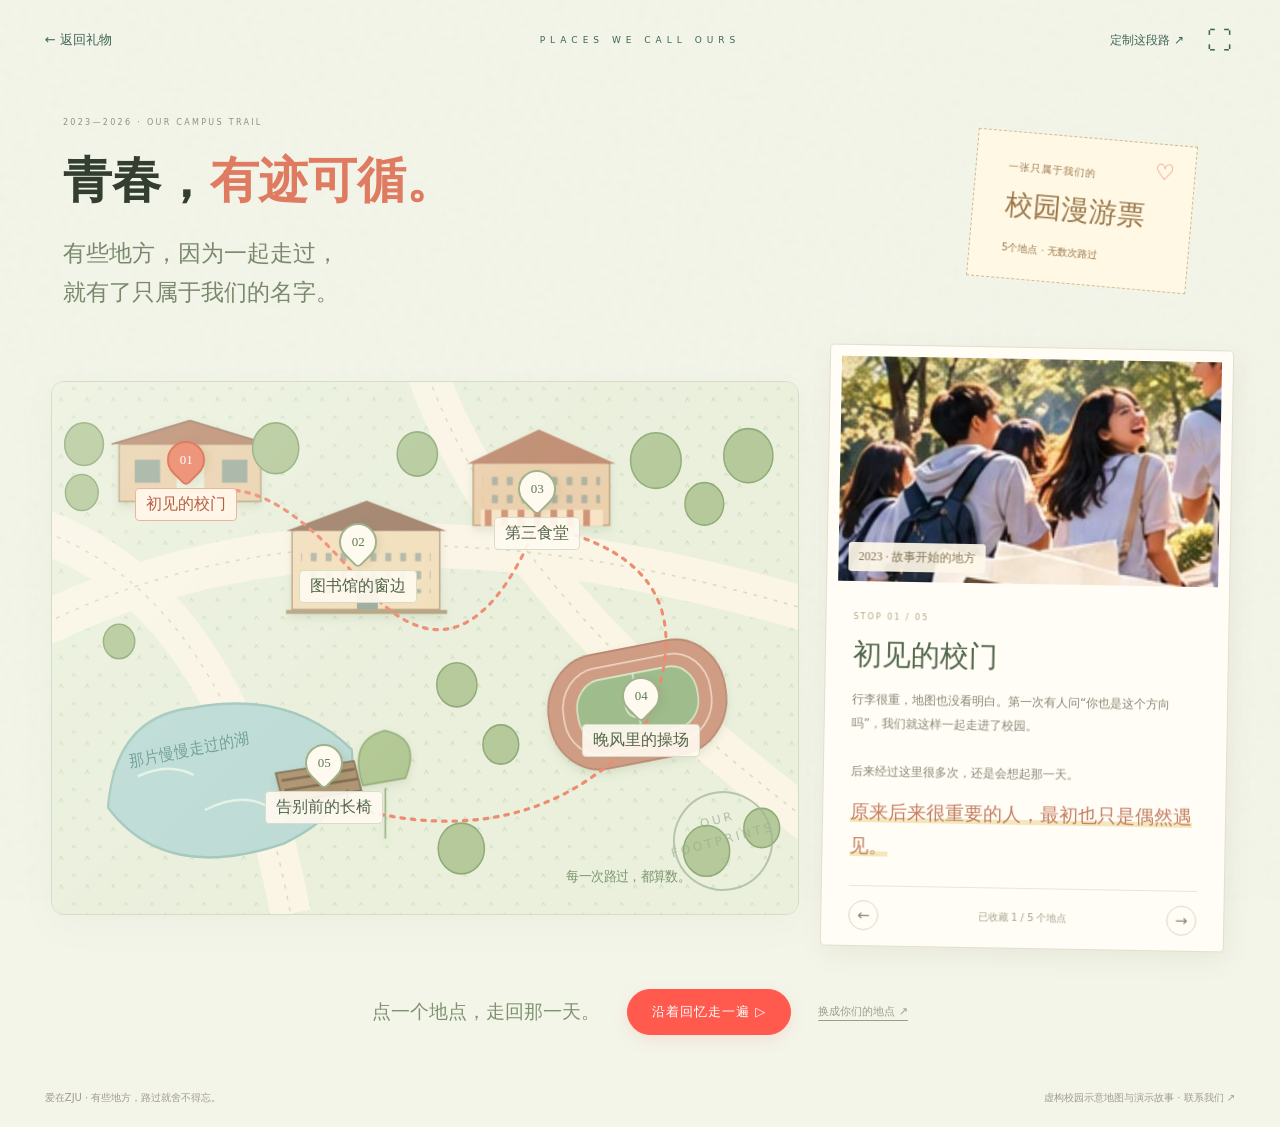
<file: site/campus.html>
<!doctype html><html lang="zh-CN"><head><meta charset="utf-8"><meta name="viewport" content="width=device-width,initial-scale=1"><meta name="theme-color" content="#f3f5e9"><title>青春有迹可循 · 爱在ZJU</title><link rel="stylesheet" href="assets/gift.css"><link rel="stylesheet" href="assets/keepsakes.css"><script defer src="assets/gift.js"></script><script defer src="assets/campus.js"></script></head><body class="campus-page"><header class="gift-header"><a class="back-link" href="index.html#gifts">← 返回礼物</a><span class="letter-spacing">PLACES WE CALL OURS</span><div class="gift-tools"><a class="tool-button" href="contact.html?product=campus">定制这段路 ↗</a><button class="tool-button" data-fullscreen aria-label="进入全屏">⛶</button></div></header>
<main class="campus-main"><section class="keepsake-heading"><div><span class="tiny-eyebrow">2023—2026 · OUR CAMPUS TRAIL</span><h1>青春，<em>有迹可循。</em></h1><p>有些地方，因为一起走过，<br>就有了只属于我们的名字。</p></div><div class="route-ticket"><span>一张只属于我们的</span><b>校园漫游票</b><small>5个地点 · 无数次路过</small><i aria-hidden="true">♡</i></div></section>
<section class="campus-experience"><div class="campus-map" aria-label="点击地点查看对应故事"><div class="map-grain"></div><svg viewBox="0 0 1000 650" preserveAspectRatio="none" class="map-art" role="img" aria-label="虚构校园示意地图，包含校门、图书馆、食堂、操场和长椅"><defs><pattern id="grass" width="35" height="35" patternUnits="userSpaceOnUse"><path d="m10 24 2-5 3 5m12-14 2-4 3 4" stroke="#adc39a" stroke-width="1.2" fill="none" opacity=".5"/></pattern><pattern id="windows" width="20" height="22" patternUnits="userSpaceOnUse"><rect x="5" y="5" width="8" height="10" rx="1" fill="#849c99" opacity=".6"/></pattern><filter id="paperShadow"><feDropShadow dx="0" dy="5" stdDeviation="5" flood-color="#728160" flood-opacity=".15"/></filter></defs><rect width="1000" height="650" fill="#eaf0dc"/><rect width="1000" height="650" fill="url(#grass)"/><path d="M-20 180Q240 260 320 650M-20 300Q390 110 1020 280M500-20Q600 250 1020 540" stroke="#faf5e5" stroke-width="54" fill="none"/><path d="M-20 180Q240 260 320 650M-20 300Q390 110 1020 280M500-20Q600 250 1020 540" stroke="#dedbc0" stroke-width="2" stroke-dasharray="5 9" fill="none"/><path d="M75 520Q85 407 190 398Q319 376 402 449Q412 519 311 564Q151 613 75 520" fill="#bddbd5" stroke="#a3c8bd" stroke-width="3"/><path d="M115 482q40-18 75-2m15 43q50-23 85-4" fill="none" stroke="#e5f2e6" stroke-width="3"/>
<g filter="url(#paperShadow)"><g transform="translate(90 56)"><rect x="0" y="20" width="190" height="70" fill="#ead3ae" stroke="#bca987" stroke-width="2"/><path d="M-10 20 95-9 200 20" fill="#bc8e71" stroke="#9b7b65" stroke-width="2"/><rect x="77" y="39" width="37" height="51" fill="#eaf0dc"/><path d="M77 41q18-24 37 0" fill="#eaf0dc"/><path d="M21 39h34v28H21zm117 0h34v28h-34" fill="#8fa79b" opacity=".8"/></g>
<g transform="translate(322 160)"><path d="M0 22 100 0 198 22v96H0Z" fill="#f2dfbb" stroke="#bda789" stroke-width="2"/><path d="M-8 22 100-15 207 22" fill="#a08069"/><rect x="12" y="40" width="174" height="58" fill="url(#windows)"/><rect x="87" y="77" width="28" height="41" fill="#9caa9c"/><path d="M-8 121h216" stroke="#b5a381" stroke-width="5"/></g>
<g transform="translate(565 45)"><path d="M0 55 88 20l95 35v75H0Z" fill="#ebcfab" stroke="#bca581" stroke-width="2"/><path d="M-8 55 88 13l103 42" fill="#bf8c70"/><rect x="13" y="66" width="157" height="41" fill="url(#windows)"/><rect x="10" y="111" width="164" height="20" fill="#f7e4c6"/><path d="M20 111v20m22-20v20m22-20v20m22-20v20m22-20v20m22-20v20m22-20v20" stroke="#d19274" stroke-width="9"/></g>
<g transform="translate(665 327) rotate(-10 100 68)"><rect x="0" y="0" width="240" height="141" rx="68" fill="#ce9d83" stroke="#b98771" stroke-width="2"/><rect x="20" y="17" width="200" height="107" rx="50" fill="none" stroke="#f1dbc8" stroke-width="2"/><rect x="39" y="32" width="163" height="77" rx="35" fill="#9fbc8d" stroke="#dce9cb" stroke-width="2"/><path d="M120 32v77" stroke="#e3edce" stroke-width="2"/><circle cx="120" cy="70" r="16" fill="none" stroke="#e3edce" stroke-width="2"/></g>
<g transform="translate(300 448)"><path d="m0 30 105-15 10 36L10 66Z" fill="#ae9471" stroke="#806c53" stroke-width="2"/><path d="m8 39 98-14m-94 26 98-14m-89 25-1 20m76-32v20" stroke="#7f6b50" stroke-width="3"/><path d="M147 48v62m-30-65q-20-55 29-67q50 9 28 58Z" fill="#b2c894" stroke="#91ac78" stroke-width="2"/></g></g>
<g fill="#b5c99a" stroke="#90ab79" stroke-width="2"><circle cx="43" cy="76" r="26"/><circle cx="40" cy="135" r="22"/><circle cx="300" cy="81" r="31"/><circle cx="490" cy="88" r="27"/><circle cx="810" cy="96" r="34"/><circle cx="875" cy="149" r="26"/><circle cx="934" cy="90" r="33"/><circle cx="543" cy="370" r="27"/><circle cx="602" cy="443" r="24"/><circle cx="878" cy="573" r="31"/><circle cx="952" cy="545" r="24"/><circle cx="549" cy="570" r="31"/><circle cx="90" cy="317" r="21"/></g>
<path id="memoryRoute" d="M180 150 Q270 88 410 240 T650 175 Q900 220 790 430 Q630 590 365 510" fill="none" stroke="#ed8c71" stroke-width="4" stroke-dasharray="5 9" stroke-linecap="round"/><text x="105" y="470" font-size="20" fill="#679b92" font-family="KaiTi,serif" transform="rotate(-10 105 470)">那片慢慢走过的湖</text><text x="690" y="610" font-size="17" fill="#7f9872" font-family="KaiTi,serif">每一次路过，都算数。</text></svg>
<div class="map-markers" role="group" aria-label="选择校园地点"><button class="map-marker active" data-place="0" style="--x:18%;--y:23%" aria-pressed="true"><i>01</i><span>初见的校门</span></button><button class="map-marker" data-place="1" style="--x:41%;--y:37%" aria-pressed="false"><i>02</i><span>图书馆的窗边</span></button><button class="map-marker" data-place="2" style="--x:65%;--y:27%" aria-pressed="false"><i>03</i><span>第三食堂</span></button><button class="map-marker" data-place="3" style="--x:79%;--y:66%" aria-pressed="false"><i>04</i><span>晚风里的操场</span></button><button class="map-marker" data-place="4" style="--x:36.5%;--y:78.5%" aria-pressed="false"><i>05</i><span>告别前的长椅</span></button></div><span class="map-stamp" aria-hidden="true">OUR<br>FOOTPRINTS ♡</span></div>
<aside class="place-story" id="placeStory" aria-live="polite"><div class="place-photo"><img id="placeImage" src="assets/memory-1.webp" alt="演示地点照片"><span id="placeDate">2023 · 故事开始的地方</span></div><div class="place-copy"><span id="placeNumber">STOP 01 / 05</span><h2 id="placeTitle">初见的校门</h2><p id="placeText"></p><p class="place-secret" id="placeSecret"></p><div class="place-nav"><button id="previousPlace" aria-label="上一个地点">←</button><span id="visitedCount">已收藏 1 / 5 个地点</span><button id="nextPlace" aria-label="下一个地点">→</button></div></div></aside></section>
<section class="route-controls"><p>点一个地点，走回那一天。</p><button class="coral-button" id="walkRoute" aria-pressed="false">沿着回忆走一遍 ▷</button><a href="contact.html?product=campus">换成你们的地点 ↗</a></section><section id="routeFinish" class="route-finish" hidden><span>下一站，未完待续。</span><p>校园会成为来时的路，<br>一起走过的人，会一直在故事里。</p><a href="contact.html?product=campus">把我们的足迹留在这里 ♡</a></section></main><footer class="gift-bottom"><span>爱在ZJU · 有些地方，路过就舍不得忘。</span><span>虚构校园示意地图与演示故事 · <a href="contact.html?product=campus">联系我们 ↗</a></span></footer><div id="toast" class="toast" role="status"></div></body></html>
</file>
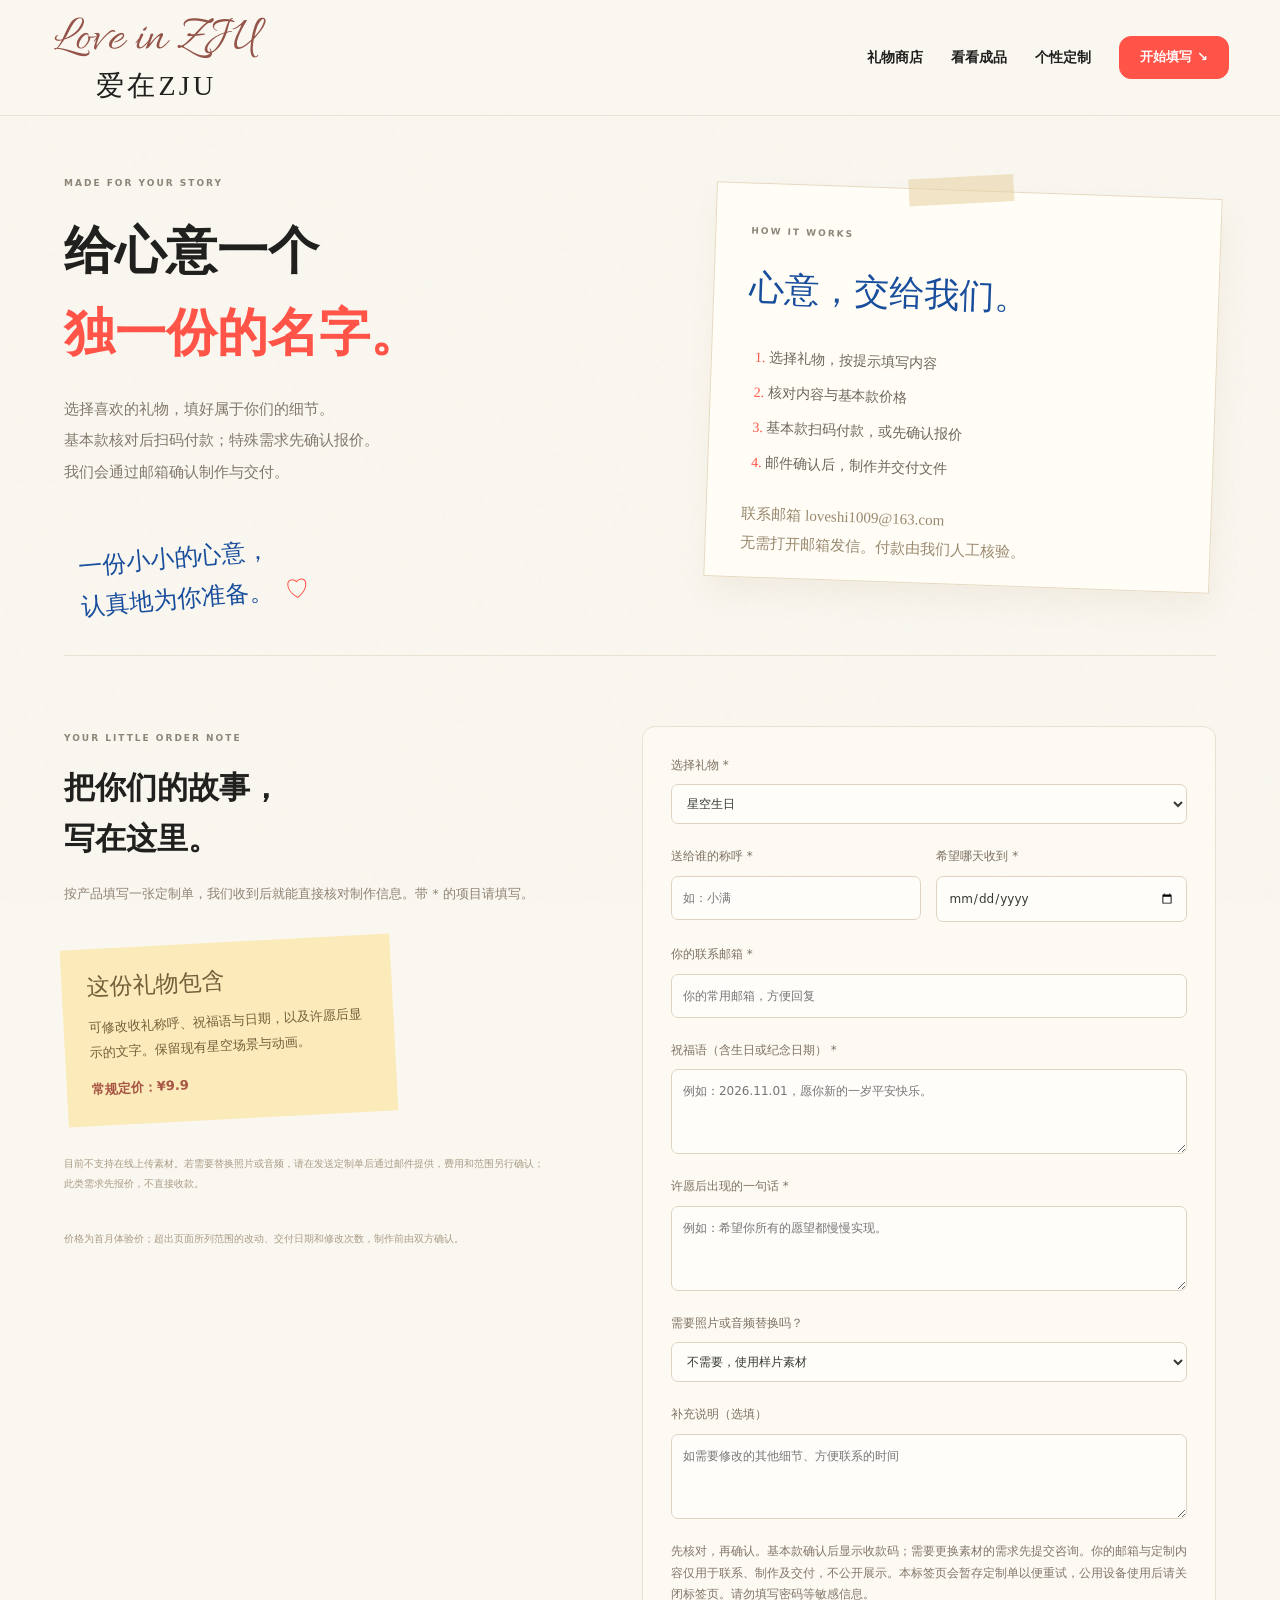
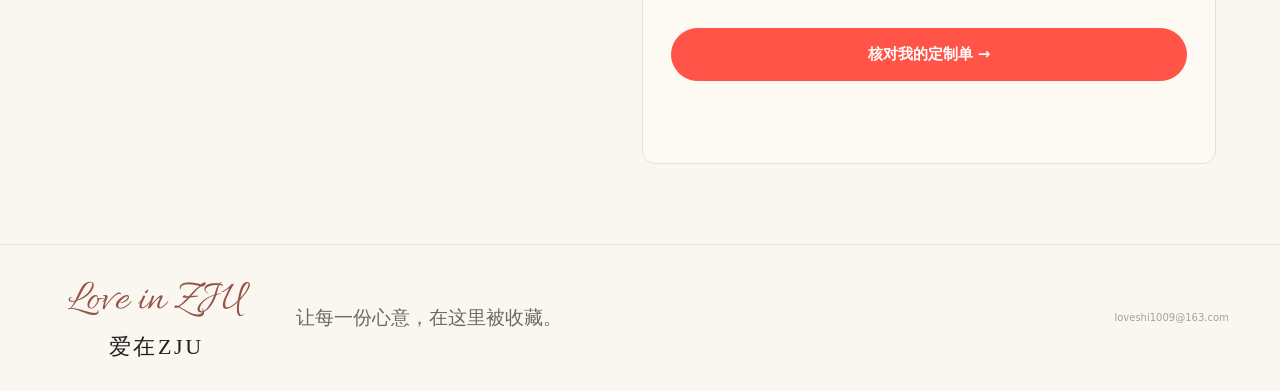
<file: site/contact.html>
<!doctype html>
<html lang="zh-CN"><head><meta charset="utf-8"><script>if(location.protocol==="http:"&&["loveinzju.top","www.loveinzju.top"].includes(location.hostname)){location.replace("https:"+location.href.slice(5))}</script><meta name="viewport" content="width=device-width,initial-scale=1"><meta name="theme-color" content="#faf7f0"><title>个性定制 · 爱在ZJU</title><link rel="stylesheet" href="assets/shop.css?v=20261028"><link rel="stylesheet" href="assets/contact.css?v=20261027a"><script defer src="assets/source.js?v=20261028"></script><script defer src="assets/catalog.js?v=20261028"></script><script defer src="assets/intake-config.js"></script><script defer src="assets/contact-intake.js?v=20261029simple"></script><link rel="stylesheet" href="assets/intake.css?v=20261029simple"><link rel="stylesheet" href="assets/polish.css?v=20261028"></head>
<body><header class="site-header"><a class="brand" href="index.html"><b>爱在ZJU</b><small>Love in ZJU</small></a><nav aria-label="主导航"><a href="index.html#gifts">礼物商店</a><a href="index.html#collection">看看成品</a><a href="#brief" aria-current="page">个性定制</a></nav><a class="button header-cta" href="#brief">开始填写 ↘</a></header>
<main class="contact-main"><section class="contact-hero compact-hero"><div><span class="tiny-label">MADE FOR YOUR STORY</span><h1>给心意一个<br><em>独一份的名字。</em></h1><p>选择喜欢的礼物，填好属于你们的细节。<br>基本款核对后扫码付款；特殊需求先确认报价。<br>我们会通过邮箱确认制作与交付。</p><div class="contact-annotation">一份小小的心意，<br>认真地为你准备。<span>♡</span></div></div><div class="contact-postcard"><span class="postcard-tape"></span><span class="tiny-label">HOW IT WORKS</span><h2>心意，交给我们。</h2><ol class="order-steps"><li>选择礼物，按提示填写内容</li><li>核对内容与基本款价格</li><li>基本款扫码付款，或先确认报价</li><li>邮件确认后，制作并交付文件</li></ol><p class="postcard-foot">联系邮箱 loveshi1009@163.com<br>无需打开邮箱发信。付款由我们人工核验。</p></div></section>
<section id="brief" class="brief-section"><div class="brief-intro"><span class="tiny-label">YOUR LITTLE ORDER NOTE</span><h2>把你们的故事，<br>写在这里。</h2><p>按产品填写一张定制单，我们收到后就能直接核对制作信息。带 * 的项目请填写。</p><div class="paper-note"><b>这份礼物包含</b><p id="fieldHint"></p><p id="priceHint"></p></div><p class="quiet-note">目前不支持在线上传素材。若需要替换照片或音频，请在发送定制单后通过邮件提供，费用和范围另行确认；此类需求先报价，不直接收款。</p><p class="quiet-note">价格为首月体验价；超出页面所列范围的改动、交付日期和修改次数，制作前由双方确认。</p></div>
<form id="briefForm" class="brief-form"><label>选择礼物 *<select id="giftType" required><option value="birthday">星空生日</option><option value="strawberry">草莓生日（筹备中）</option><option value="memory">我们的N个瞬间</option><option value="record">送你一张唱片</option><option value="campus">青春有迹可循</option><option value="letters">大家的悄悄话</option></select></label><div class="form-columns"><label>送给谁的称呼 *<input id="briefRecipient" maxlength="30" placeholder="如：小满" required></label><label>希望哪天收到 *<input id="briefDate" type="date" required></label></div><label>你的联系邮箱 *<input id="briefContact" type="email" autocomplete="email" maxlength="160" placeholder="你的常用邮箱，方便回复" required></label><div id="specificFields"></div><label>需要照片或音频替换吗？<select id="materials"><option value="不需要，使用样片素材">不需要，使用样片素材</option><option value="需要，费用和范围另议">需要，费用和范围另议</option><option value="不确定，请联系我">还不确定，请联系我</option></select></label><label>补充说明（选填）<textarea id="briefExtras" rows="3" maxlength="400" placeholder="如需要修改的其他细节、方便联系的时间"></textarea></label><p class="form-disclosure">先核对，再确认。基本款确认后显示收款码；需要更换素材的需求先提交咨询。你的邮箱与定制内容仅用于联系、制作及交付，不公开展示。本标签页会暂存定制单以便重试，公用设备使用后请关闭标签页。请勿填写密码等敏感信息。</p><button class="button" type="submit">核对我的定制单 →</button><label class="intake-honey" aria-hidden="true">网站<input id="website" tabindex="-1" autocomplete="off"></label><p id="intakeError" role="alert"></p></form></section></main>
<dialog id="orderDialog" class="order-dialog" aria-labelledby="orderTitle"><button type="button" id="closeOrder" class="dialog-close" aria-label="关闭">×</button><span class="tiny-label">A LITTLE NOTE, JUST FOR YOU</span><h2 id="orderTitle">再看一眼，你的心意。</h2><div id="orderReview"><p>核对称呼、文字和邮箱，确认后为你保留这份定制单。</p><pre id="reviewText"></pre><p class="quiet-note">基本款含一次文字勘误；档期以邮件确认为准，无法承接将退款。</p><button type="button" class="button" id="confirmOrder">确认定制单，查看付款方式 →</button></div><div id="paymentStep" hidden><p class="payment-price" id="paymentAmount"></p><p class="order-number">定制单编号 <strong id="orderNumber"></strong></p><p class="payment-instruction"><strong>请使用微信扫码付款，备注上方定制单编号。</strong></p><p class="payment-condition">我们仅向成功付款的客户提供产品。</p><img class="payment-qr" src="assets/wechat-payment.jpg" alt="微信收款码，收款人 Moonquakes.(**敏)"><a class="save-qr" href="assets/wechat-payment.jpg" download="爱在ZJU-微信收款码.jpg">保存收款码 ↓</a><button type="button" class="button" id="claimPayment">已付款，提交核验 →</button></div><div id="orderSuccess" hidden><span class="success-heart">♡</span><h3>这份心意，我们收到了。</h3><p id="successText"></p><p>定制单编号 <strong id="successNumber"></strong></p><p>请留意邮箱，我们会在24小时内联系你，确认交付安排。<br>如需补充信息，请附订单编号联系 <a href="mailto:loveshi1009@163.com">loveshi1009@163.com</a>。</p></div><p id="dialogError" role="alert"></p><div class="order-backup"><button id="downloadOrder" class="copy-inline" type="button">保存定制单副本 ↓</button><span>提交失败时可保留内容，再联系邮箱。</span></div></dialog><footer class="site-footer"><a class="brand" href="index.html"><b>爱在ZJU</b><small>Love in ZJU</small></a><p>让每一份心意，在这里被收藏。</p><small><a href="mailto:loveshi1009@163.com">loveshi1009@163.com</a></small></footer><div id="contactToast" class="contact-toast" role="status" aria-live="polite"></div><noscript><p class="noscript">定制单需要启用 JavaScript；也可直接发送邮件至 loveshi1009@163.com。</p></noscript></body></html>
</file>
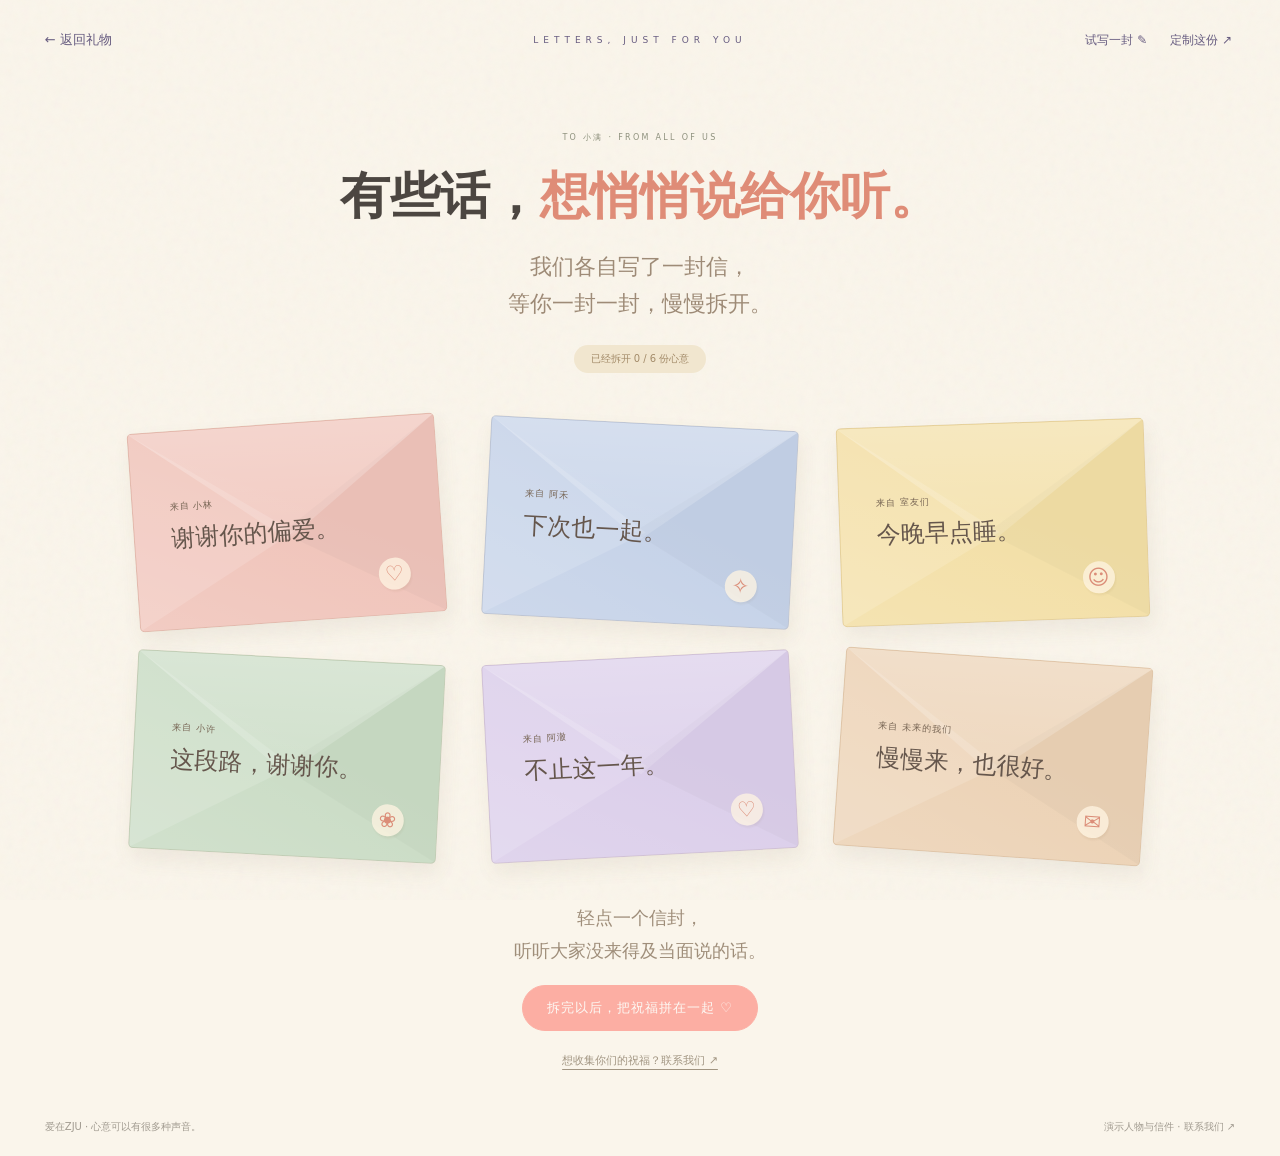
<file: site/letters.html>
<!doctype html><html lang="zh-CN"><head><meta charset="utf-8"><meta name="viewport" content="width=device-width,initial-scale=1"><meta name="theme-color" content="#faf5eb"><title>大家的悄悄话 · 爱在ZJU</title><link rel="stylesheet" href="assets/gift.css"><link rel="stylesheet" href="assets/keepsakes.css"><script defer src="assets/gift.js"></script><script defer src="assets/letters.js"></script></head><body class="letters-page"><header class="gift-header"><a class="back-link" href="index.html#gifts">← 返回礼物</a><span class="letter-spacing">LETTERS, JUST FOR YOU</span><div class="gift-tools"><button class="tool-button" id="writeLetter">试写一封 ✎</button><a class="tool-button" href="contact.html?product=letters">定制这份 ↗</a></div></header>
<main class="letters-main"><section class="letters-heading"><span class="tiny-eyebrow">TO 小满 · FROM ALL OF US</span><h1>有些话，<span>想悄悄说给你听。</span></h1><p>我们各自写了一封信，<br>等你一封一封，慢慢拆开。</p><span id="letterCounter" class="letter-counter" aria-live="polite">已经拆开 0 / 6 份心意</span></section>
<section class="envelope-grid" aria-label="六位朋友写来的信">
<button class="envelope" data-letter="0" style="--envelope:#f0c4ba;--angle:-4deg" aria-label="打开来自小林的信"><span class="envelope-front"></span><span class="envelope-flap"></span><span class="envelope-label"><small>来自 小林</small><b>谢谢你的偏爱。</b></span><span class="envelope-seal" aria-hidden="true">♡</span><span class="envelope-read">已收藏 ✓</span></button>
<button class="envelope" data-letter="1" style="--envelope:#c5d2e8;--angle:3deg" aria-label="打开来自阿禾的信"><span class="envelope-front"></span><span class="envelope-flap"></span><span class="envelope-label"><small>来自 阿禾</small><b>下次也一起。</b></span><span class="envelope-seal" aria-hidden="true">✧</span><span class="envelope-read">已收藏 ✓</span></button>
<button class="envelope" data-letter="2" style="--envelope:#f3dfa6;--angle:-2deg" aria-label="打开来自室友们的信"><span class="envelope-front"></span><span class="envelope-flap"></span><span class="envelope-label"><small>来自 室友们</small><b>今晚早点睡。</b></span><span class="envelope-seal" aria-hidden="true">☺</span><span class="envelope-read">已收藏 ✓</span></button>
<button class="envelope" data-letter="3" style="--envelope:#cadcc5;--angle:3deg" aria-label="打开来自小许的信"><span class="envelope-front"></span><span class="envelope-flap"></span><span class="envelope-label"><small>来自 小许</small><b>这段路，谢谢你。</b></span><span class="envelope-seal" aria-hidden="true">❀</span><span class="envelope-read">已收藏 ✓</span></button>
<button class="envelope" data-letter="4" style="--envelope:#dbceea;--angle:-3deg" aria-label="打开来自阿澈的信"><span class="envelope-front"></span><span class="envelope-flap"></span><span class="envelope-label"><small>来自 阿澈</small><b>不止这一年。</b></span><span class="envelope-seal" aria-hidden="true">♡</span><span class="envelope-read">已收藏 ✓</span></button>
<button class="envelope" data-letter="5" style="--envelope:#ecd2b5;--angle:4deg" aria-label="打开写给未来的信"><span class="envelope-front"></span><span class="envelope-flap"></span><span class="envelope-label"><small>来自 未来的我们</small><b>慢慢来，也很好。</b></span><span class="envelope-seal" aria-hidden="true">✉</span><span class="envelope-read">已收藏 ✓</span></button>
</section><section class="letters-actions"><p id="letterHint">轻点一个信封，<br>听听大家没来得及当面说的话。</p><button id="collectLetters" class="coral-button" disabled>拆完以后，把祝福拼在一起 ♡</button><a href="contact.html?product=letters">想收集你们的祝福？联系我们 ↗</a></section><section class="blessing-wall" id="blessingWall" hidden><h2 tabindex="-1" id="wallTitle">原来，你被这么多人惦记着。</h2><p>每个人的一小句，拼成很大的一份心意。</p><div class="wall-grid" id="wallGrid"></div></section></main>
<footer class="gift-bottom"><span>爱在ZJU · 心意可以有很多种声音。</span><span>演示人物与信件 · <a href="contact.html?product=letters">联系我们 ↗</a></span></footer>
<dialog class="letter-dialog" id="letterDialog"><button class="close-dialog" data-close aria-label="合上信件">×</button><article class="letter-sheet"><p class="letter-date" id="letterDate"></p><h2 id="letterTitle"></h2><p class="letter-to">亲爱的小满，</p><p id="letterBody" class="letter-body"></p><img class="letter-image" id="letterImage" alt="随信附上的演示照片" hidden><p class="letter-from" id="letterFrom"></p><button class="letter-hidden-button" id="revealLetterSecret" aria-expanded="false">信的背面，还藏着一句话 ♡</button><p class="letter-private" id="letterPrivate" hidden></p></article><div class="letter-dialog-nav"><button id="previousLetter">← 上一封</button><span id="letterPosition"></span><button id="nextLetter">下一封 →</button></div></dialog>
<dialog class="edit-dialog" id="letterEditDialog"><button class="close-dialog" data-close aria-label="关闭写信">×</button><span class="letter-spacing">YOUR OWN LITTLE LETTER</span><h2>留一封，你想说的话。</h2><form id="letterForm"><label>你的称呼<input id="letterSenderInput" maxlength="20" value="未来的我们" required></label><label>信封上的一句话<input id="letterTitleInput" maxlength="24" value="慢慢来，也很好。" required></label><label>想写在信里的话<textarea id="letterBodyInput" rows="5" maxlength="800" required></textarea></label><label>藏在信背面的寄语<textarea id="letterSecretInput" rows="2" maxlength="120"></textarea></label><button type="submit" class="coral-button">装进第六个信封 ♡</button><p class="form-footnote">替换当前样片的第六封信。只在本次页面生效，不会发送。</p></form></dialog><div id="toast" class="toast" role="status"></div></body></html>
</file>
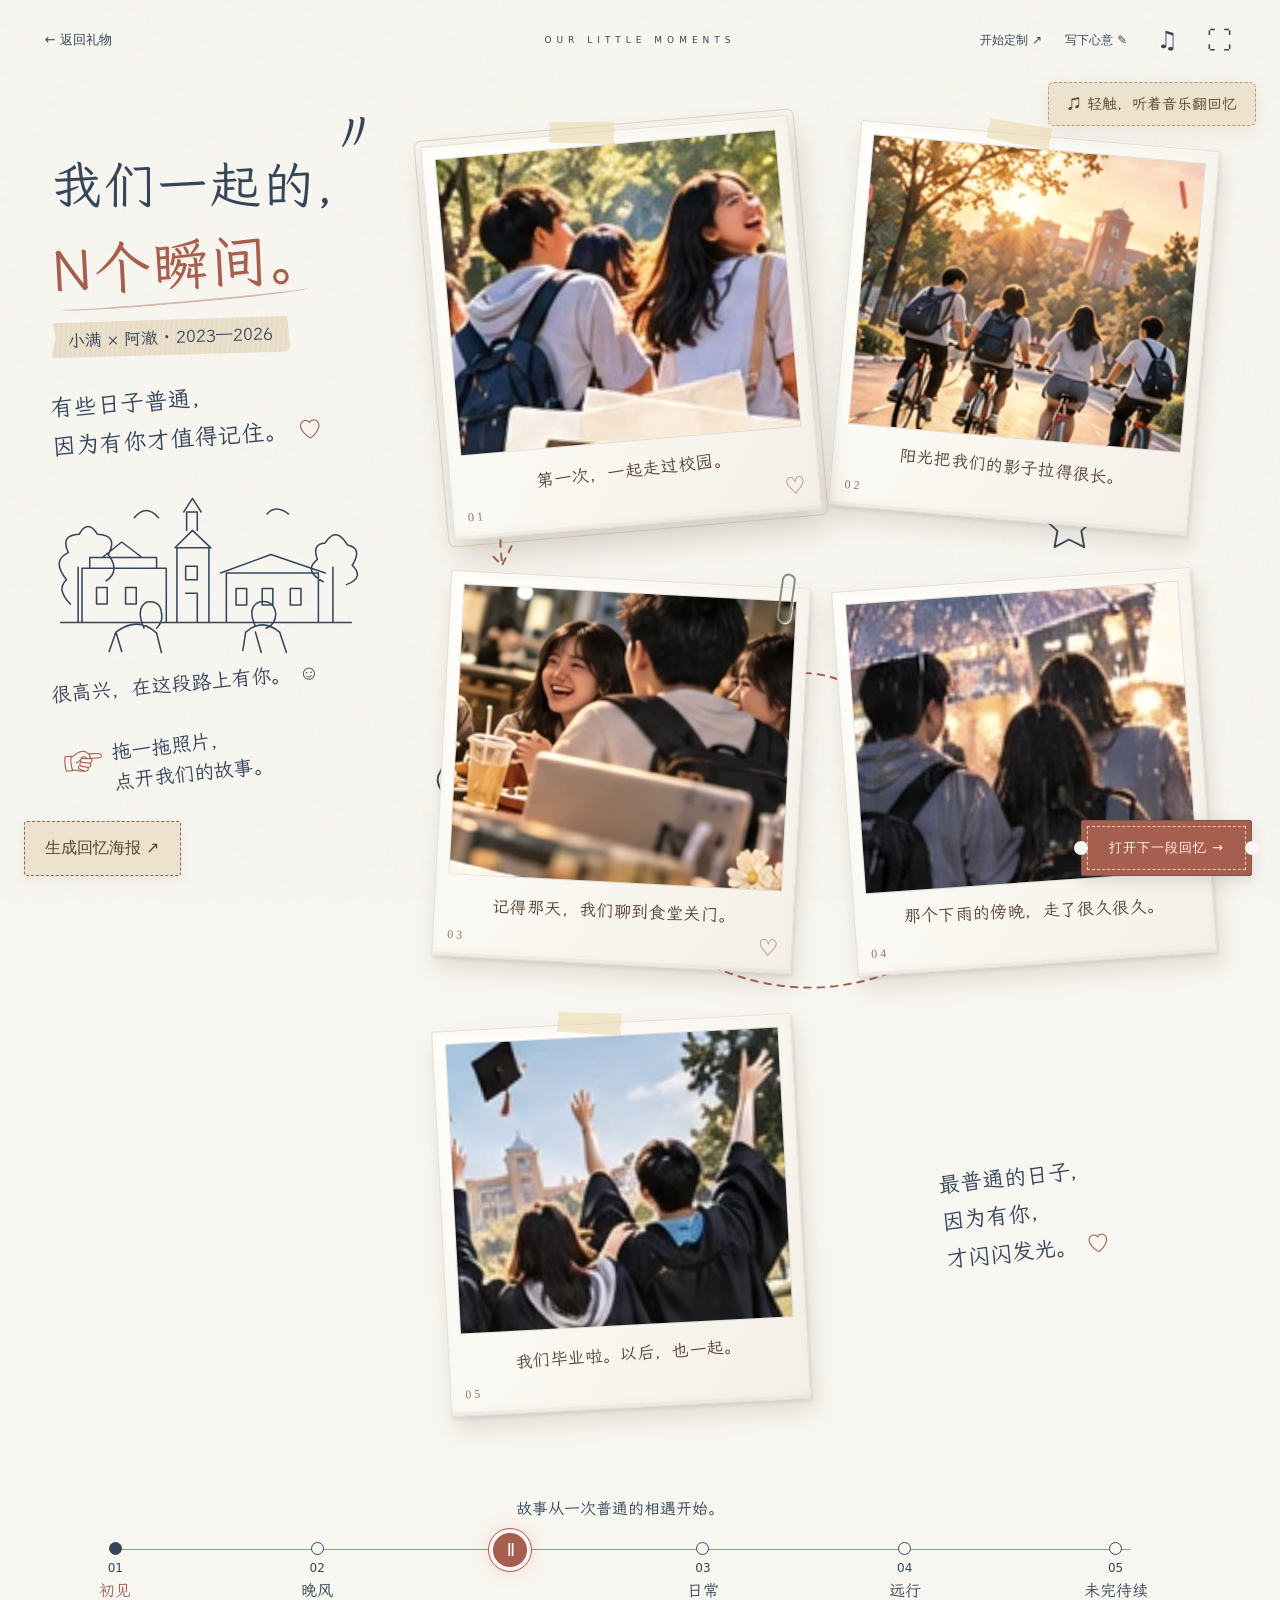
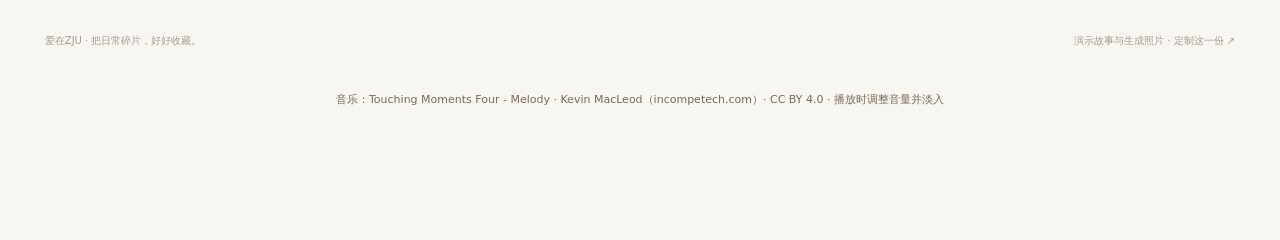
<file: site/memory.html>
<!doctype html><html lang="zh-CN"><head><meta charset="utf-8"><meta name="viewport" content="width=device-width,initial-scale=1"><meta name="theme-color" content="#faf7f0"><title>我们的N个瞬间 · 爱在ZJU</title><link rel="stylesheet" href="assets/gift.css"><link rel="stylesheet" href="assets/memory.css?v=20261101"><script defer src="assets/gift.js"></script><script defer src="assets/memory.js?v=20261101"></script><script defer src="assets/memory-poster.js?v=20261101"></script></head>
<body class="memory-page"><header class="gift-header"><a href="index.html#gifts" class="back-link">← <span>返回礼物</span></a><span class="letter-spacing">OUR LITTLE MOMENTS</span><div class="gift-tools"><a class="tool-button" href="contact.html?product=memory#brief">开始定制 ↗</a><button id="editMemory" class="tool-button">写下心意 <span aria-hidden="true">✎</span></button><button id="musicToggle" aria-label="播放音乐" title="播放音乐" class="tool-button" aria-pressed="false"><span aria-hidden="true">♫</span></button><button data-fullscreen class="tool-button" aria-label="进入全屏">⛶</button></div></header>
<main class="memory-layout"><section class="memory-intro"><div class="intro-spark" aria-hidden="true">〃</div><h1 id="memoryHeading">我们一起的，<br><em>N个瞬间。</em></h1><p class="memory-names" id="memoryNames">小满 × 阿澈 · 2023—2026</p><p class="memory-quote" id="memoryQuote">有些日子普通，<br>因为有你才值得记住。<span>♡</span></p><svg class="campus-doodle" viewBox="0 0 320 180" fill="none" aria-hidden="true"><g stroke="currentColor" stroke-width="1.6" stroke-linecap="round" stroke-linejoin="round"><path d="M10 147H310M32 147V91H119V147M40 91V80H109V91M53 80L73 64L94 80M130 147V70H163V147M128 70L146 52L165 70M140 52V33H151V52M137 33L146 19L155 33M181 147V96H276V147M175 96L227 77L283 96M47 111H58V128H47ZM77 111H88V128H77ZM139 89H151V103H139ZM139 117H151V147M191 112H202V129H191ZM218 112H229V129H218ZM247 112H258V129H247ZM20 128Q5 113 16 103Q0 83 18 75Q9 57 29 56Q38 40 48 56Q70 57 59 77Q72 94 57 104M28 90V147M291 147V90M281 105Q260 94 275 82Q269 66 283 65Q294 47 306 67Q322 70 311 88Q324 101 305 108M86 39Q98 24 111 39M223 35Q232 25 245 35"/><path d="M67 157Q90 140 109 158L114 178M73 177L67 157L60 177M198 176L201 157Q218 142 236 157L243 178M211 157L217 178M96 153Q87 132 99 126Q113 124 114 137Q116 146 109 153M211 151Q202 131 215 126Q230 123 232 138Q232 149 222 153"/></g></svg><p class="doodle-note">很高兴，在这段路上有你。<span>☺</span></p><p class="drag-hint"><span aria-hidden="true">☞</span> 拖一拖照片，<br>点开我们的故事。</p></section>
<section class="memory-board" id="memoryBoard" aria-label="可以拖动和展开的回忆照片">
<svg class="board-doodles" viewBox="0 0 850 680" aria-hidden="true"><g fill="none" stroke-linecap="round" stroke-linejoin="round"><path d="M130 45Q80 40 90 110M100 94 90 114 77 101M285 257Q430 190 490 270M474 255 492 273 495 251M250 500Q410 610 568 503M551 498 573 501 565 519" stroke="#ef7766" stroke-width="2" stroke-dasharray="7 7"/><path d="M675 65l8-15 8 15 17 2-12 11 3 17-16-8-15 8 3-17-12-11zM56 332Q35 308 26 329Q12 348 56 371Q98 344 80 327Q67 311 56 332" stroke="#2454a1" stroke-width="2"/><path d="M710 423q20-30 34 0q20-11 25 9q6 20-27 14h-33q-20-2-14-17q4-8 15-6M716 455l-4 13m18-13-4 13m18-13-4 13" stroke="#2454a1" stroke-width="2"/></g></svg>
<button class="memory-photo photo-1 is-active" data-photo="0" aria-label="打开第一张回忆：初见"><span class="photo-number">01</span><span class="tape"></span><img src="assets/memory-1.webp" alt="朋友们在校园里相聚的演示照片" width="231" height="207" draggable="false"><span class="photo-caption">第一次，一起走过校园。</span><span class="photo-heart" aria-hidden="true">♡</span></button>
<button class="memory-photo photo-2" data-photo="1" aria-label="打开第二张回忆：晚风"><span class="photo-number">02</span><span class="tape"></span><img src="assets/memory-2.webp" alt="夕阳里一起骑车的演示照片" width="210" height="215" draggable="false"><span class="photo-caption">阳光把我们的影子拉得很长。</span></button>
<button class="memory-photo photo-3" data-photo="2" aria-label="打开第三张回忆：日常"><span class="photo-number">03</span><span class="paperclip" aria-hidden="true"></span><img src="assets/memory-3.webp" alt="朋友们在餐桌旁聊天的演示照片" width="292" height="179" draggable="false"><span class="photo-caption">记得那天，我们聊到食堂关门。</span><span class="photo-heart" aria-hidden="true">♡</span></button>
<button class="memory-photo photo-4" data-photo="3" aria-label="打开第四张回忆：远行"><span class="photo-number">04</span><img src="assets/memory-4.webp" alt="雨夜撑伞的演示照片" width="133" height="133" draggable="false"><span class="photo-caption">那个下雨的傍晚，走了很久很久。</span></button>
<button class="memory-photo photo-5" data-photo="4" aria-label="打开第五张回忆：未完待续"><span class="photo-number">05</span><span class="tape"></span><img src="assets/memory-5.webp" alt="毕业时抛起学士帽的演示照片" width="133" height="130" draggable="false"><span class="photo-caption">我们毕业啦。以后，也一起。</span></button>
<p class="board-note">最普通的日子，<br>因为有你，<br>才闪闪发光。<span aria-hidden="true">♡</span></p></section>
<section class="memory-footer"><p id="chapterText" aria-live="polite">故事从一次普通的相遇开始。</p><div class="chapter-player"><div class="chapter-track" aria-label="回忆章节"><button data-chapter="0" class="chapter active" aria-pressed="true"><i></i><b>01</b><span>初见</span></button><button data-chapter="1" class="chapter" aria-pressed="false"><i></i><b>02</b><span>晚风</span></button><button class="play-story" id="playStory" aria-label="自动播放回忆" aria-pressed="false">▶</button><button data-chapter="2" class="chapter" aria-pressed="false"><i></i><b>03</b><span>日常</span></button><button data-chapter="3" class="chapter" aria-pressed="false"><i></i><b>04</b><span>远行</span></button><button data-chapter="4" class="chapter" aria-pressed="false"><i></i><b>05</b><span>未完待续</span></button></div></div><button class="coral-button next-memory" id="nextMemory">打开下一段回忆 →</button></section></main>
<footer class="gift-bottom"><span>爱在ZJU · 把日常碎片，好好收藏。</span><span>演示故事与生成照片 · <a href="contact.html?product=memory">定制这一份 ↗</a></span></footer>
<button id="makePoster" class="poster-button">生成回忆海报 ↗</button><dialog id="posterDialog" class="poster-dialog"><button class="close-dialog" data-close aria-label="关闭海报">×</button><h2>把这些瞬间，留在相纸上。</h2><p>包含当前全部照片与配文，可保存后分享。</p><button id="renderPoster" class="coral-button">生成 / 更新海报</button><p id="posterStatus" role="status"></p><img id="posterPreview" alt="回忆海报预览" hidden><a id="savePoster" class="coral-button" download="我们的回忆.png" hidden>保存海报 PNG ↓</a><p>手机可长按预览图片保存。底部二维码可直接访问爱在 ZJU 官网。</p></dialog><p class="music-credit">音乐：Touching Moments Four - Melody · Kevin MacLeod（<a href="https://incompetech.com/music/royalty-free/index.html?isrc=USUAN1100040" target="_blank" rel="noopener">incompetech.com</a>）· <a href="https://creativecommons.org/licenses/by/4.0/" target="_blank" rel="noopener">CC BY 4.0</a> · 播放时调整音量并淡入</p><audio id="memoryAudio" src="assets/memory-melody.mp3" preload="none" loop></audio>
<dialog id="photoDialog" class="photo-dialog"><button class="close-dialog" data-close aria-label="关闭照片">×</button><div class="expanded-photo"><img id="expandedImage" alt=""><p id="expandedCaption"></p></div><section class="expanded-story"><span id="expandedDate" class="story-date"></span><p id="expandedStory"></p><button id="revealPhotoNote" aria-expanded="false" class="secret-note-button">还有一句，只想对你说 ♡</button><p id="expandedSecret" hidden></p></section><div class="photo-dialog-nav"><button id="previousPhoto" aria-label="上一张照片">← 上一张</button><span id="photoPosition"></span><button id="nextPhoto" aria-label="下一张照片">下一张 →</button></div></dialog>
<dialog id="editDialog" class="edit-dialog"><button class="close-dialog" data-close aria-label="关闭定制">×</button><span class="letter-spacing">MAKE IT YOURS</span><h2>换成你们的故事。</h2><form id="memoryForm"><label>这一份，属于谁<input id="editNames" maxlength="40" value="小满 × 阿澈 · 2023—2026" required></label><label>想留在开头的一句话<textarea id="editQuote" maxlength="100" rows="2">有些日子普通，因为有你才值得记住。</textarea></label><label>照片里的小故事</label><div id="captionFields"></div><label class="upload-label">替换照片（按选择顺序，最多5张）<input type="file" id="memoryFiles" accept="image/jpeg,image/png,image/webp" multiple><small>选择你有权使用的照片；每张不超过10MB。</small></label><p class="form-status" id="memoryFormStatus" role="status"></p><button class="coral-button" type="submit">把心意放进去 ♡</button><p class="form-footnote">本次替换只在当前打开的页面中生效，刷新后恢复演示内容。</p></form></dialog>
<div id="toast" class="toast" role="status" aria-live="polite"></div><noscript><p class="no-script">静态照片可查看；展开、播放和替换需要启用JavaScript。</p></noscript>
</body></html>
</file>
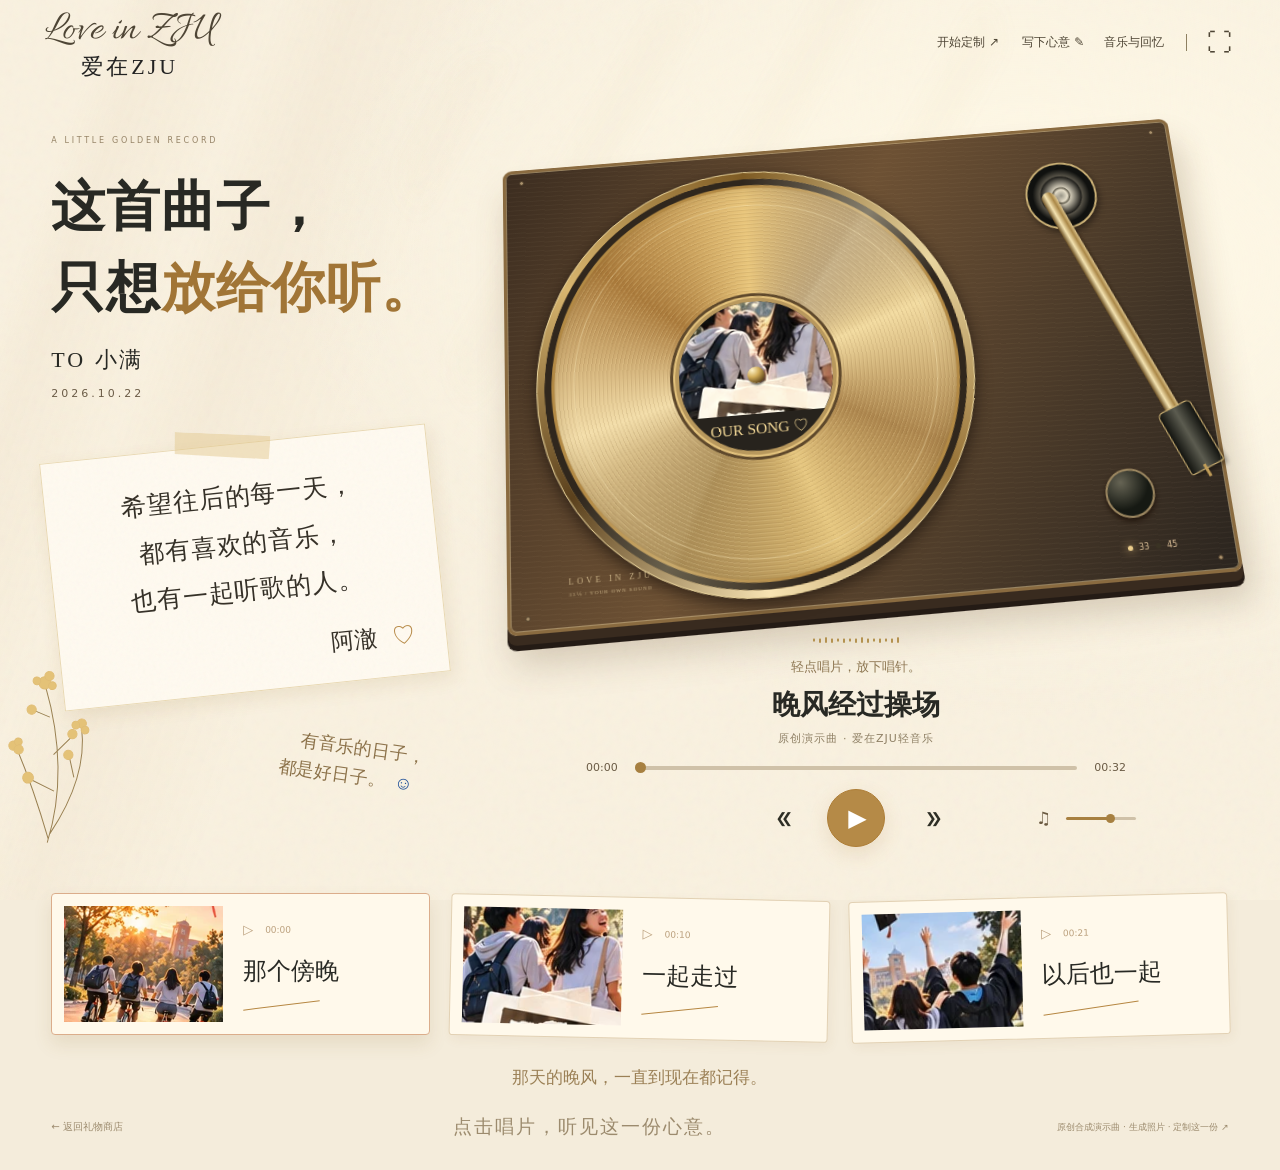
<file: site/record.html>
<!doctype html><html lang="zh-CN"><head><meta charset="utf-8"><meta name="viewport" content="width=device-width,initial-scale=1"><meta name="theme-color" content="#f6eddb"><title>这首曲子，只想放给你听 · 爱在ZJU</title><link rel="stylesheet" href="assets/gift.css"><link rel="stylesheet" href="assets/record.css?v=20261028"><script defer src="assets/gift.js"></script><script defer src="assets/record.js?v=20261028"></script><link rel="stylesheet" href="assets/polish.css?v=20261028"><link rel="stylesheet" href="assets/record-gold.css?v=20261028"></head>
<body class="record-page"><header class="gift-header record-header"><a href="index.html#gifts" class="record-brand" aria-label="返回爱在ZJU礼物商店"><b>爱在ZJU</b><small>Love in ZJU</small></a><div class="gift-tools"><a class="tool-button" href="contact.html?product=record#brief">开始定制 ↗</a><button id="editRecord" class="tool-button">写下心意 ✎</button><span class="tool-caption">音乐与回忆</span><button data-fullscreen class="tool-button" aria-label="进入全屏">⛶</button></div></header>
<main class="record-layout"><section class="record-dedication"><span class="tiny-eyebrow">A LITTLE GOLDEN RECORD</span><h1>这首曲子，<br>只想<span>放给你听。</span></h1><p class="to-line">TO <span id="recipient">小满</span></p><p class="gift-date">2026.10.22</p><div class="letter-card"><span class="letter-tape" aria-hidden="true"></span><p id="recordMessage">希望往后的每一天，<br>都有喜欢的音乐，<br>也有一起听歌的人。</p><p class="signature" id="sender">阿澈 <span>♡</span></p></div><svg class="letter-flower" viewBox="0 0 130 240" aria-hidden="true"><g fill="none" stroke="#998052" stroke-width="1.3"><path d="M42 230Q84 141 68 28M44 226Q34 157 20 104M47 219Q106 153 107 88M60 165l-29-20M66 118l27-20M68 69l-20-12M88 151l-2-27"/><g fill="#e4c277" stroke="#e0bd75"><circle cx="68" cy="24" r="8"/><circle cx="58" cy="20" r="5"/><circle cx="75" cy="16" r="6"/><circle cx="77" cy="29" r="5"/><circle cx="16" cy="99" r="6"/><circle cx="23" cy="95" r="5"/><circle cx="22" cy="105" r="6"/><circle cx="108" cy="83" r="6"/><circle cx="100" cy="84" r="5"/><circle cx="111" cy="92" r="5"/><circle cx="29" cy="143" r="7"/><circle cx="94" cy="95" r="6"/><circle cx="46" cy="56" r="6"/><circle cx="85" cy="121" r="6"/></g></g></svg><p class="side-note">有音乐的日子，<br>都是好日子。<span>☺</span></p></section>
<section class="record-stage" aria-label="可播放的专属唱片"><div class="sunlight" aria-hidden="true"></div><div class="golden-ambient" aria-hidden="true"><i style="--i:0"></i><i style="--i:1"></i><i style="--i:2"></i><i style="--i:3"></i><i style="--i:4"></i><i style="--i:5"></i><i style="--i:6"></i><i style="--i:7"></i><i style="--i:8"></i><i style="--i:9"></i></div><div class="turntable" id="turntable"><div class="deck-screws" aria-hidden="true"><i></i><i></i><i></i><i></i></div><div class="platter"><button class="vinyl-disc" id="discButton" aria-label="播放唱片"><span class="vinyl-shine"></span><span class="vinyl-label"><img id="recordCover" src="assets/record-label.webp" alt="校园背影演示封面" width="198" height="168"><span>OUR SONG ♡</span></span><span class="spindle" aria-hidden="true"></span></button></div><div class="tonearm-assembly" aria-hidden="true"><div class="arm-pivot"></div><div class="tonearm"><div class="arm-bar"></div><div class="arm-head"></div></div></div><div class="deck-brand" aria-hidden="true">LOVE IN ZJU<br><small>33⅓ / YOUR OWN SOUND</small></div><div class="deck-knob" aria-hidden="true"></div><div class="rpm" aria-hidden="true"><i></i> 33 <i></i> 45</div></div><div class="sound-wave" aria-hidden="true"><i></i><i></i><i></i><i></i><i></i><i></i><i></i><i></i><i></i><i></i><i></i><i></i><i></i><i></i><i></i></div><p class="spin-caption" id="spinCaption">轻点唱片，放下唱针。</p>
<div class="audio-player"><h2 id="trackTitle">晚风经过操场</h2><p id="trackSubtitle">原创演示曲 · 爱在ZJU轻音乐</p><div class="seek-row"><span id="currentTime">00:00</span><label class="sr-only" for="seek">播放进度</label><input id="seek" class="seek" type="range" min="0" max="1000" value="0" disabled aria-valuetext="尚未开始"><span id="duration">00:32</span></div><div class="playback-controls"><button id="previousTrack" class="track-control" aria-label="上一首曲子">❮❮</button><button id="playRecord" class="play-record" aria-label="播放唱片" aria-pressed="false">▶</button><button id="nextTrack" class="track-control" aria-label="下一首曲子">❯❯</button><div class="volume-control"><button id="muteRecord" aria-label="静音" aria-pressed="false">♫</button><label class="sr-only" for="volume">音量</label><input id="volume" class="seek" type="range" min="0" max="100" value="65"></div></div></div></section>
<section class="sound-memories" aria-label="随声音展开的回忆"><button class="sound-card active" data-cue="0"><img src="assets/memory-2.webp" alt="夕阳下的校园演示照片" width="210" height="215"><span><small>▷ <b>00:00</b></small><strong>那个傍晚</strong><i aria-hidden="true"></i></span></button><button class="sound-card" data-cue="11"><img src="assets/record-label.webp" alt="一起走过的演示照片" width="198" height="168"><span><small>▷ <b>00:11</b></small><strong>一起走过</strong><i aria-hidden="true"></i></span></button><button class="sound-card" data-cue="22"><img src="assets/memory-5.webp" alt="毕业纪念演示照片" width="133" height="130"><span><small>▷ <b>00:22</b></small><strong>以后也一起</strong><i aria-hidden="true"></i></span></button></section><p class="listening-note" id="listeningNote" aria-live="polite">那天的晚风，一直到现在都记得。</p></main>
<footer class="record-footer"><a href="index.html#gifts">← 返回礼物商店</a><p>点击唱片，听见这一份心意。</p><span>原创合成演示曲 · 生成照片 · <a href="contact.html?product=record">定制这一份 ↗</a></span></footer>
<audio id="recordAudio" src="assets/late-breeze.wav" preload="metadata"></audio>
<dialog id="recordEditDialog" class="edit-dialog"><button class="close-dialog" data-close aria-label="关闭定制">×</button><span class="letter-spacing">SAY IT IN YOUR OWN WAY</span><h2>给这张唱片，留句话。</h2><form id="recordForm"><label>送给<input id="recipientInput" maxlength="20" value="小满" required></label><label>赠言<textarea id="messageInput" maxlength="120" rows="3">希望往后的每一天，都有喜欢的音乐，也有一起听歌的人。</textarea></label><label>落款<input id="senderInput" maxlength="20" value="阿澈"></label><label class="upload-label">唱片封面<input id="coverInput" type="file" accept="image/jpeg,image/png,image/webp"><small>可选。支持10MB以内的JPG、PNG、WebP。</small></label><label class="upload-label">换成你的声音<input id="audioInput" type="file" accept="audio/mpeg,audio/wav,audio/ogg,audio/mp4,audio/x-m4a"><small>可选。使用你有权使用的音频，最大20MB。</small></label><p class="form-status" id="recordFormStatus" role="status"></p><button class="coral-button" type="submit">把心意放进唱片 ♡</button><p class="form-footnote">只在当前页面生效，刷新恢复演示。音乐需要点击后播放。</p></form></dialog><div id="toast" class="toast" role="status" aria-live="polite"></div><noscript><p class="no-script">唱片外观可查看；播放与内容替换需要启用JavaScript。</p></noscript>
</body></html>
</file>
<file: site/assets/shop.css>
@charset "utf-8";
:root{--paper:#faf7f0;--ink:#20211f;--muted:#85858a;--coral:#ff5447;--blue:#194e9c;--line:#e8e2d8;--serif:"Songti SC","Noto Serif CJK SC","SimSun",serif;--hand:"KaiTi","STKaiti","Kaiti SC",serif}*{box-sizing:border-box}html{scroll-behavior:smooth;scroll-padding-top:92px}body{margin:0;background:var(--paper);color:var(--ink);font-family:"Microsoft YaHei","PingFang SC",system-ui,sans-serif;-webkit-font-smoothing:antialiased}body:before{content:"";position:fixed;inset:0;opacity:.16;z-index:-1;background-image:url("data:image/svg+xml,%3Csvg viewBox='0 0 150 150' xmlns='http://www.w3.org/2000/svg'%3E%3Cfilter id='n'%3E%3CfeTurbulence type='fractalNoise' baseFrequency='.8' numOctaves='3' stitchTiles='stitch'/%3E%3C/filter%3E%3Crect width='100%25' height='100%25' opacity='.18' filter='url(%23n)'/%3E%3C/svg%3E")}a{color:inherit;text-decoration:none}button,input,select{font:inherit}button,a,input,select{touch-action:manipulation}button{cursor:pointer}button,a{-webkit-tap-highlight-color:transparent}a:focus-visible,button:focus-visible,select:focus-visible{outline:3px solid var(--blue);outline-offset:5px}button{color:inherit}button:disabled{opacity:.5;cursor:not-allowed}.site-header{height:90px;padding:0 4%;display:flex;align-items:center;gap:35px;max-width:1700px;margin:auto;border-bottom:1px solid #e9e2d7;background:#faf7f0ed;position:relative;z-index:10}.brand{display:inline-flex;flex-direction:column;align-items:center;width:128px;flex-shrink:0}.brand b{font-family:var(--hand);font-size:38px;line-height:1.1;font-weight:900;letter-spacing:4px}.brand small{font-size:9px;font-weight:800;letter-spacing:3px;margin:4px 0 0}.site-header nav{display:flex;gap:35px;margin-left:auto;font-size:14px;font-weight:600}.site-header nav a{padding:10px 0;transition:color .2s}.site-header nav a:hover{color:var(--coral)}.button{background:var(--coral);border:1px solid var(--coral);border-radius:100px;color:#fff;display:inline-flex;align-items:center;justify-content:center;gap:22px;padding:15px 28px;font-size:15px;line-height:1.4;font-weight:600;transition:transform .22s,box-shadow .22s,background .22s}.button:hover{transform:translateY(-2px);background:#f3473b;box-shadow:0 8px 20px #ff544724}.button span{font-size:23px;line-height:1}.button.outline{color:var(--ink);background:transparent;border-color:#a5a29a}.button.outline:hover{background:white}.header-cta{border-radius:12px;padding:11px 20px;font-size:13px;gap:8px}.hero{display:grid;grid-template-columns:46% 54%;min-height:510px;max-width:1700px;margin:auto;overflow:hidden}.hero-copy{padding:50px 0 45px 8.7%;align-self:center;position:relative;z-index:1}.eyebrow{display:inline-flex;gap:9px;background:#ffe9e1;border-radius:30px;padding:7px 17px;font-size:12px;letter-spacing:1px}.eyebrow span{color:var(--coral);font-size:15px}.hero h1{font-family:var(--serif);font-size:clamp(36px,4.25vw,68px);font-weight:900;line-height:1.32;letter-spacing:-1px;position:relative;margin:20px 0 18px;white-space:nowrap}.hero h1 em{font-style:normal;color:var(--coral)}.heading-spark{width:45px;height:45px;position:absolute;top:-20px;right:12%;stroke:var(--blue);stroke-width:4;fill:none;stroke-linecap:round}.hero-copy>p{font-size:clamp(15px,1.45vw,21px);line-height:1.7;letter-spacing:1px;margin:0}.hero-actions{display:flex;gap:15px;margin:30px 0 22px}.hero-meta{font-size:12px;color:#5a5b57;letter-spacing:1px}.hero-meta i{font-style:normal;padding:0 9px}.hero-art{position:relative;min-width:0;overflow:hidden}.hero-art>img{width:100%;height:100%;object-fit:cover;object-position:40% center;display:block}.art-note{position:absolute;font-family:var(--hand);font-size:24px;line-height:1.3;color:var(--blue);padding:15px 24px;background:#f8e9a6;bottom:30px;left:8%;transform:rotate(-8deg);box-shadow:0 4px 12px #66531c18}.art-note svg{position:absolute;left:-45px;top:-45px;width:80px;stroke:var(--coral);stroke-width:2;fill:none}.section{padding:55px 4% 12px;max-width:1536px;margin:auto}.section-heading{display:flex;align-items:end;justify-content:space-between;gap:20px;margin-bottom:25px}.tiny-label{font-size:9px;letter-spacing:2px;color:#8c8578;font-weight:600}.section h2{font-family:var(--serif);font-weight:900;font-size:clamp(25px,2.6vw,39px);margin:10px 0 4px;line-height:1.35;letter-spacing:1px}.highlight{background:linear-gradient(transparent 12%,#f9e8aa 12%,#f9e8aa 93%,transparent 93%);padding:1px 7px}.blue-spark{color:var(--blue);padding-left:10px}.text-link{font-size:12px;padding-bottom:8px;border-bottom:1px solid #bdb5a6;white-space:nowrap}.category-grid{display:grid;grid-template-columns:repeat(4,minmax(0,1fr));gap:20px}.category-card{background:#fff9;border-radius:9px;overflow:hidden;border:1px solid #eee9df;transition:transform .25s,box-shadow .25s}.category-card:hover{transform:translateY(-5px);box-shadow:0 15px 30px #6b4b2110}.picture{position:relative;overflow:hidden;aspect-ratio:1.31}.picture img{width:100%;height:100%;object-fit:cover;display:block;transition:transform .7s}.category-card:hover .picture img{transform:scale(1.035)}.preview-badge{position:absolute;bottom:12px;left:12px;background:#fffef2ed;border:1px solid #fff6;border-radius:20px;padding:6px 11px;font-size:10px;opacity:0;transform:translateY(5px);transition:opacity .2s,transform .2s}.category-card:hover .preview-badge,.category-card:focus-visible .preview-badge{opacity:1;transform:none}.category-copy{padding:16px;position:relative}.category-copy h3{font-family:var(--serif);font-size:23px;margin:0 0 8px;font-weight:900}.category-copy p{color:#858590;margin:0 0 13px;font-size:12px;line-height:1.5}.category-copy strong,.product-info strong{color:var(--coral);font-size:24px;font-weight:600}.category-copy strong small,.product-info strong small{font-size:11px;margin-left:4px;font-weight:500}.round-arrow{position:absolute;right:16px;bottom:19px;background:var(--coral);color:white;border-radius:50%;width:28px;height:28px;display:grid;place-items:center;font-size:19px}.gift-shop{padding-top:75px}.coral{color:var(--coral)}.section-subtitle{font-size:14px;letter-spacing:1px;color:#7e7b72;margin:13px 0 0}.hand-note{font-family:var(--hand);color:var(--blue);font-size:23px;transform:rotate(-5deg);padding-right:15px}.filter-row{display:flex;gap:20px;align-items:center;justify-content:space-between;margin:30px 0 12px}.filters{display:flex;gap:10px;flex-wrap:wrap}.filter{background:transparent;border:1px solid #bbb9b0;border-radius:30px;padding:10px 22px;font-size:13px;transition:background .2s,color .2s,border .2s}.filter:hover{border-color:var(--coral);color:var(--coral)}.filter.active{background:var(--coral);color:#fff;border-color:var(--coral)}.occasion-label{display:flex;align-items:center;gap:10px;font-size:12px;color:#74736b;white-space:nowrap}.occasion-label select{background:transparent;border:1px solid #c8c2b6;border-radius:20px;padding:8px 12px;color:#4e514d}.result-count{font-size:11px;color:#99958d;min-height:16px;margin:20px 0 14px}.product-grid{display:grid;grid-template-columns:repeat(3,minmax(0,1fr));gap:24px}.product{min-width:0;border:1px solid #e9e3d8;background:#fff9;border-radius:9px;overflow:hidden}.product[hidden]{display:none}.product-art{display:block;padding:0;border:0;background:#eee3ca;width:100%;aspect-ratio:1.85;position:relative;overflow:hidden}.product-art img{width:100%;height:100%;object-fit:cover;display:block;transition:transform .7s}.product-art:hover img{transform:scale(1.035)}.product-art>span{position:absolute;bottom:15px;left:50%;transform:translateX(-50%);color:#fff;background:#29231e9e;padding:7px 17px;border-radius:25px;border:1px solid #fff9;font-size:12px;white-space:nowrap;backdrop-filter:blur(4px)}.subtle-tag{position:absolute;right:10px;top:10px;font-weight:500;font-size:10px;color:#695e48;background:#faf4e6e8;padding:5px 9px;border-radius:15px}.product-info{padding:17px 18px 18px}.product-info h3{font-size:23px;font-family:var(--serif);font-weight:900;margin:0 0 7px}.product-info p{font-size:12px;color:#868792;line-height:1.6;margin:0 0 15px}.product-info>div{display:flex;justify-content:space-between;gap:12px;align-items:center}.small-link{background:transparent;border:1px solid var(--coral);color:var(--coral);border-radius:25px;font-size:12px;padding:6px 13px;transition:background .2s}.small-link:hover{background:#fff0e9}.empty-state{text-align:center;padding:45px;border:1px dashed #d4cabb;border-radius:12px}.empty-state[hidden]{display:none}.empty-state>span{font-size:40px;color:var(--coral)}.empty-state h3{font-family:var(--serif)}.empty-state p{color:#888;font-size:13px}.how-section{display:grid;grid-template-columns:1fr 1.3fr;gap:60px;padding-top:80px;padding-bottom:65px}.how-section>div{padding:25px 0}.how-section h2{line-height:1.5}.how-section>div>p{color:#88877c;line-height:1.9;font-size:13px}.how-steps{list-style:none;margin:0;padding:10px 0}.how-steps li{display:flex;gap:25px;border-bottom:1px solid var(--line);padding:22px 0}.how-steps li>span{font-family:Georgia,serif;font-size:32px;color:var(--coral)}.how-steps h3{margin:0 0 8px;font-size:16px;font-weight:500}.how-steps p{margin:0;color:#85857e;font-size:12px;line-height:1.7}.site-footer{border-top:1px solid var(--line);padding:32px 4%;display:flex;gap:35px;align-items:center}.site-footer p{font-family:var(--hand);font-size:19px;color:#6e695d}.site-footer>small{margin-left:auto;font-size:10px;color:#a5a099;line-height:1.8}.wish-dialog{border:1px solid #e4d8c4;border-radius:16px;background:#fffaf1;color:#38372f;padding:42px;max-width:460px;width:calc(100% - 32px);box-shadow:0 25px 100px #30220d2b}.wish-dialog::backdrop{background:#21180d55;backdrop-filter:blur(4px)}.wish-dialog h2{font-family:var(--serif);font-size:28px}.wish-dialog p{font-size:14px;color:#77716a;line-height:1.9;margin-bottom:25px}.dialog-close{position:absolute;right:12px;top:10px;background:transparent;border:0;font-size:26px;color:#7a7366}.noscript{padding:20px;text-align:center;color:#8b4e37}.mobile-br{display:none}
@media(min-width:1600px){.hero-copy{padding-left:70px}}@media(max-width:1000px){.site-header{height:78px;gap:20px}.site-header nav{gap:20px}.hero{min-height:450px;grid-template-columns:49% 51%}.hero-copy{padding:35px 0 35px 8%}.hero h1{font-size:4.4vw}.hero-actions .button{padding:12px 21px;font-size:13px}.hero-actions{gap:10px}.hero-meta{font-size:10px}.category-grid{gap:12px}.category-copy{padding:13px}.category-copy h3{font-size:20px}.category-copy p{font-size:10px;padding-right:5px}.product-grid{gap:16px}.filter{padding:9px 16px}.hand-note{display:none}.category-copy strong{font-size:22px}.round-arrow{right:12px}.art-note{font-size:19px;left:4%;bottom:25px}.site-footer{flex-wrap:wrap;gap:20px}.site-footer>small{width:100%;margin:0}}
@media(max-width:680px){html{scroll-padding-top:15px}.site-header{height:72px;padding:0 5%;gap:8px}.brand{width:90px}.brand b{font-size:29px;letter-spacing:2px}.brand small{font-size:7px;letter-spacing:1.8px}.site-header nav{gap:16px;font-size:11px;margin-left:auto}.site-header nav a:nth-child(3){display:none}.header-cta{display:none}.hero{display:flex;flex-direction:column;min-height:0}.hero-copy{padding:32px 6% 25px}.eyebrow{font-size:10px;padding:6px 13px}.hero h1{font-size:clamp(36px,9.9vw,58px);margin:16px 0 13px;letter-spacing:-1px}.heading-spark{width:31px;right:4%;top:0}.hero-copy>p{font-size:14px;line-height:1.8;letter-spacing:.5px}.hero-actions{margin:23px 0 19px;gap:12px}.hero-actions .button{padding:12px 24px;font-size:13px}.hero-meta{font-size:10px}.hero-art{height:255px;flex:none}.hero-art>img{object-position:center 45%}.art-note{font-size:17px;padding:9px 16px;left:65%;bottom:15px}.art-note svg{display:none}.section{padding:32px 5% 5px}.section-heading{align-items:center;gap:10px;margin-bottom:19px}.section h2{font-size:25px;letter-spacing:0}.tiny-label{font-size:7px;letter-spacing:1.7px}.text-link{font-size:10px;padding-bottom:3px}.blue-spark{padding-left:2px}.category-grid{grid-template-columns:repeat(2,minmax(0,1fr));gap:12px}.picture{aspect-ratio:1.2}.category-copy{padding:12px 10px}.category-copy h3{font-size:20px;margin-bottom:6px}.category-copy p{font-size:10px;line-height:1.7;margin-bottom:9px;min-height:34px}.category-copy strong{font-size:21px}.round-arrow{bottom:14px;right:10px;width:24px;height:24px;font-size:16px}.preview-badge{display:none}.gift-shop{padding-top:46px}.gift-shop h2{font-size:27px}.section-subtitle{font-size:12px}.filter-row{align-items:start;flex-direction:column;gap:15px;margin-top:22px}.filters{gap:7px}.filter{padding:8px 12px;font-size:11px}.occasion-label{font-size:11px}.occasion-label select{padding:6px 11px}.result-count{margin:14px 0;font-size:10px}.product-grid{grid-template-columns:repeat(2,minmax(0,1fr));gap:13px 10px}.product-art{aspect-ratio:1.25}.product-art>span{font-size:9px;padding:5px 9px;bottom:9px}.subtle-tag{font-size:8px;right:5px;top:6px;padding:4px 5px}.product-info{padding:11px 10px}.product-info h3{font-size:18px;line-height:1.4;min-height:25px}.product-info p{font-size:10px;min-height:47px;margin-bottom:10px}.product-info>div{gap:6px;align-items:start;flex-direction:column}.product-info strong{font-size:22px}.small-link{font-size:10px;padding:5px 9px}.how-section{grid-template-columns:1fr;gap:5px;padding-top:45px;padding-bottom:35px}.how-section>div{padding:0}.how-section h2 br{display:none}.how-section>div>p br{display:none}.how-section h2{font-size:27px}.how-steps{padding-top:5px}.how-steps li{padding:17px 0}.site-footer{padding:26px 5%;gap:15px}.site-footer p{font-size:15px;margin-left:auto}.site-footer>small{font-size:9px}.empty-state{padding:25px 16px}.wish-dialog{padding:35px 25px}.wish-dialog h2{font-size:25px}}
@media(prefers-reduced-motion:reduce){html{scroll-behavior:auto}*,*:before,*:after{animation:none!important;transition:none!important}.category-card:hover,.button:hover{transform:none}}

.brand b{white-space:nowrap}.blue-spark{display:inline-block}@media(max-width:680px){.collection .section-heading h2{font-size:22px}.blue-spark{font-size:19px}}

.contact-strip{max-width:1413px;margin:20px auto 60px;padding:35px 35px 28px;border:1px solid #ead7bd;background:#f7ebce;display:grid;grid-template-columns:1fr auto;align-items:center;gap:20px;border-radius:9px}.contact-strip h2{font:29px/1.6 var(--serif);font-weight:900;margin:10px 0}.contact-strip p{font-size:13px;color:#97856b;line-height:1.9;margin:0}.contact-strip>small{font-size:11px;color:#a58d67;grid-column:1/-1;user-select:all}.contact-strip>small span{padding:0 12px}@media(max-width:1500px){.contact-strip{margin-left:4%;margin-right:4%}}@media(max-width:680px){.contact-strip{display:flex;flex-direction:column;align-items:start;padding:25px;margin:20px 5% 35px;gap:18px}.contact-strip h2{font-size:25px}.contact-strip p{font-size:12px}.contact-strip>.button{font-size:12px;padding:12px 20px}.contact-strip>small{font-size:9px;line-height:1.9;overflow-wrap:anywhere}.site-header nav a:nth-child(3){display:none}}

/* A clearer identity and order path, keeping the original warm paper palette. */
.brand{width:155px}.brand b{font-family:var(--serif);font-size:30px;letter-spacing:.045em;font-weight:800}.brand small{font-family:Georgia,serif;letter-spacing:.2em;font-size:9px}.hero-actions{flex-wrap:wrap}.hero-actions .customize-hero{background:#fff8ee;color:#b64d42;border-color:#edb9aa}.hero-actions .customize-hero:hover{background:#fff}.product-info{display:flex;flex-direction:column}.product-info .product-desc{margin-bottom:6px;min-height:0}.product-info .product-boundary{font-size:12px;line-height:1.7;color:#6e685e;min-height:3.4em;margin-bottom:13px}.product-info>div.product-price{display:block;margin-top:auto}.product-price>div{display:flex;align-items:baseline;gap:8px;flex-wrap:wrap}.product-price strong{font-size:25px}.promo-label{font-size:10px;color:#bd5142;background:#fff0e8;padding:3px 7px;border-radius:5px}.old-price{font-size:10px;color:#9c978e}.product-info>div.product-actions{display:flex;flex-direction:row;align-items:center;justify-content:flex-start;flex-wrap:wrap;margin-top:13px}.start-custom{background:var(--coral);color:#fff}.start-custom:hover{background:#e94a3d}.small-link:focus-visible{outline:3px solid var(--blue);outline-offset:3px}@media(max-width:680px){.brand{width:105px}.brand b{font-size:22px;letter-spacing:.02em}.brand small{font-size:7px;letter-spacing:.12em}.hero-actions{gap:8px}.hero-actions .button{padding:10px 14px;font-size:12px}.product-info .product-boundary{font-size:11px;min-height:0}.product-info .product-desc{min-height:0}.product-info>div.product-actions{gap:7px}.product-price strong{font-size:21px}.product-price>div{gap:5px}.product-info .old-price{font-size:9px}.product-info{height:auto}}
</file>
<file: site/assets/polish.css>
@font-face{font-family:LoveScript;src:url('Allura-Regular.ttf') format('truetype');font-weight:400;font-style:normal;font-display:swap}
.site-header .brand small,.site-footer .brand small{white-space:nowrap;line-height:1.1}.site-header .brand small{font-size:50px;margin-bottom:3px}.record-brand b{font-family:var(--hand);font-weight:400}
.site-header{height:116px;gap:28px}.site-header .brand,.site-footer .brand{width:210px;align-items:center}.brand b{font-family:var(--hand);font-size:28px;font-weight:500;letter-spacing:.12em;line-height:1.15}.brand small{order:-1;font-family:LoveScript,Georgia,cursive;text-transform:none;font-size:54px;line-height:.9;letter-spacing:0;font-weight:400;margin:0 0 10px;color:#945449}.site-header nav{gap:28px}.hero{min-height:520px}.hero-copy{padding-top:44px}.hero h1{font-size:clamp(38px,4.1vw,65px)}.hero-actions{gap:10px}.hero-actions .button{padding:14px 23px}
.occasion-story{padding-top:80px}.occasion-story .section-heading{align-items:center;margin-bottom:30px}.occasion-story h2{font-size:clamp(28px,3vw,43px);line-height:1.6;font-weight:600}.scene-intro{color:#8a7d6d;font-size:14px;line-height:2.1;margin:0 20px 0 0}.scene-tabs{display:flex;gap:0;border-bottom:1px solid #dfd4c2;margin:0 0 28px}.scene-tab{background:none;border:0;border-bottom:2px solid transparent;padding:18px 32px 17px 0;margin-right:34px;text-align:left;font-family:var(--serif);font-size:21px;transition:color .2s,border-color .2s}.scene-tab span{display:block;font:11px/1.7 'Microsoft YaHei',sans-serif;color:#9c8c79;letter-spacing:1px;margin-top:6px}.scene-tab.active{color:#bb5a47;border-bottom-color:#c36a53}
.scene-panel{display:grid;grid-template-columns:42% 58%;min-height:370px;background:#f6efdf;border:1px solid #ece1ce;overflow:hidden;border-radius:5px}.scene-photo{position:relative;min-height:350px;overflow:hidden}.scene-photo img{width:100%;height:100%;position:absolute;inset:0;object-fit:cover;filter:saturate(.84);transition:opacity .3s}.scene-photo:after{content:'';position:absolute;inset:55% 0 0;background:linear-gradient(transparent,#3328177a);pointer-events:none}.scene-photo>span{position:absolute;bottom:26px;left:26px;right:20px;z-index:1;color:#fff7e9;font:22px/1.6 var(--hand)}.scene-words{padding:38px 45px 30px}.scene-words h3{font:500 clamp(24px,2.45vw,36px)/1.7 var(--serif);margin:16px 0 21px;white-space:pre-line}.scene-words>p{font-size:13px;line-height:2;color:#83715c;margin:0 0 14px;max-width:35em}.scene-words>.scene-answer{color:#b15c44}.scene-pick{display:inline-block;color:#9f563e;font-size:13px;margin-top:12px;border-color:#c9967b}.scene-reset{display:block;background:none;border:0;font-size:10px;color:#9b8a72;padding:12px 0 0;text-decoration:underline;text-underline-offset:4px}
.shop-context{display:flex;gap:15px;align-items:center;flex-wrap:wrap}.recipient-context{color:#a96851;font-size:11px;border:1px solid #dfbe9a;padding:4px 12px;border-radius:20px}.recipient-context[hidden]{display:none}.offer-note{color:#8c7a63;font-size:11px;line-height:1.9;margin:-2px 0 22px}.filter-row{margin-bottom:0}.product-info>div.product-actions{margin-top:14px;justify-content:flex-end}.product-actions .start-custom{padding:9px 17px}.product-info .product-boundary{font-size:12px;line-height:1.8;min-height:3.6em}.product-info .product-price{margin-top:4px}.product-art>span{padding:9px 20px}.old-price{white-space:nowrap}.old-price[hidden]{display:none}
.manifesto{padding-top:88px;grid-template-columns:1.1fr 1fr;gap:60px}.manifesto h2{font-size:clamp(29px,3vw,43px);font-weight:500;line-height:1.65}.manifesto>div>p{font-size:14px;color:#8a7c6c;line-height:2.05;max-width:32em;margin-top:24px}.manifesto-signature{display:inline-block;font:38px/1.7 LoveScript,Georgia,cursive;color:#b66d51;margin-top:3px}.manifesto .how-steps{align-self:center}.how-steps li{padding:28px 0}.how-steps h3{line-height:1.7}.how-steps p{font-size:12px;line-height:1.9}.site-footer .brand small{font-size:43px}.site-footer .brand b{font-size:22px}
.record-brand small{font:42px/.9 LoveScript,Georgia,cursive!important;letter-spacing:0!important;order:-1;margin-bottom:6px}.record-brand b{font-size:22px;letter-spacing:3px}
@media(max-width:1000px){.site-header{gap:20px}.site-header .brand{width:175px}.brand small{font-size:47px}.brand b{font-size:24px}.site-header nav{gap:18px;font-size:12px}.header-cta{padding:10px 15px}.scene-words{padding:28px}.scene-tab{font-size:19px;margin-right:22px;padding-right:22px}.scene-words h3{font-size:27px}.manifesto{gap:35px}.hero-actions .button{padding:12px 18px}}
@media(max-width:680px){.site-header{height:103px;gap:10px;align-items:center}.site-header .brand{width:146px}.brand small{font-size:43px;margin-bottom:8px}.brand b{font-size:21px;letter-spacing:.1em}.site-header nav{gap:14px;font-size:10px}.site-header nav a:nth-child(2){display:none}.site-header nav a:last-child{display:block}.hero h1{font-size:clamp(35px,9.5vw,55px)}.hero-copy{padding-top:28px}.hero-actions .button{font-size:12px;padding:11px 15px}.hero-art{height:255px}.occasion-story{padding-top:42px}.occasion-story .section-heading{display:block;margin-bottom:17px}.occasion-story h2{font-size:27px}.scene-intro{font-size:12px;line-height:1.9;margin-top:15px}.scene-tabs{justify-content:space-between;margin-bottom:20px}.scene-tab{font-size:15px;padding:13px 0;margin:0;max-width:36%}.scene-tab span{font-size:9px;letter-spacing:0}.scene-panel{grid-template-columns:1fr;min-height:0}.scene-photo{min-height:220px;aspect-ratio:1.55}.scene-photo>span{font-size:19px;bottom:18px;left:20px}.scene-words{padding:25px 23px}.scene-words h3{font-size:25px;margin:13px 0 18px}.scene-words>p{font-size:12px}.scene-pick{font-size:12px}.scene-reset{font-size:10px}.offer-note{font-size:10px;margin-bottom:18px}.product-info .product-boundary{font-size:10px;min-height:0}.product-info .product-actions .start-custom{font-size:10px;padding:7px 11px}.product-art>span{font-size:9px;padding:6px 9px}.product-info>div.product-actions{justify-content:flex-start}.manifesto{padding-top:48px;grid-template-columns:1fr;gap:12px}.manifesto h2{font-size:29px}.manifesto>div>p{font-size:13px;margin-top:18px}.manifesto h2 br,.manifesto>div>p br{display:initial}.manifesto-signature{font-size:34px}.manifesto .how-steps{padding-top:4px}.how-steps li{padding:19px 0}.how-steps h3{font-size:15px}.site-footer .brand{width:143px}.site-footer .brand small{font-size:37px}.site-footer .brand b{font-size:19px}.site-footer p{font-size:13px;max-width:12em;line-height:1.7}.record-brand small{font-size:31px!important}.record-brand b{font-size:18px}}
@media(max-width:680px){.site-header .brand small{font-size:38px;margin-bottom:7px;line-height:1.1}.record-brand b{font-weight:400}}
</file>
<file: site/assets/contact.css>
.contact-main{max-width:1340px;margin:auto;padding:0 5%}.contact-hero{display:grid;grid-template-columns:1.1fr 1fr;gap:90px;padding:85px 0 75px;align-items:center}.contact-hero h1{font-family:var(--serif);font-size:clamp(35px,4vw,58px);line-height:1.6;margin:20px 0;font-weight:900}.contact-hero h1 em{font-style:normal;color:var(--coral)}.contact-hero>div>p{font-size:15px;line-height:2.1;color:#81786b}.contact-annotation{font-family:var(--hand);font-size:24px;color:var(--blue);line-height:1.7;margin:35px 0 0 15px;transform:rotate(-5deg)}.contact-annotation span{color:var(--coral);padding-left:12px}.contact-postcard{background:#fffdf6;border:1px solid #e6d9c0;box-shadow:4px 16px 30px #7b5c2510;padding:35px 35px 20px;transform:rotate(2deg);position:relative}.postcard-tape{position:absolute;background:#e8d1a18c;width:105px;height:27px;left:38%;top:-14px;transform:rotate(-5deg)}.contact-postcard h2{font-family:var(--hand);font-size:35px;color:var(--blue);font-weight:500;line-height:1.6;margin:23px 0}.contact-item{display:flex;align-items:center;gap:15px;padding:17px 0;border-top:1px solid #ede5d5}.contact-icon{font-size:24px;color:var(--coral);width:26px;text-align:center;flex:none}.contact-item>div{display:flex;flex-direction:column;gap:6px;min-width:0}.contact-item small{font-size:10px;color:#9e927f}.contact-item a,.contact-item strong{font-size:16px;font-weight:500;overflow-wrap:anywhere;user-select:all}.contact-item button{border:1px solid #dacdb5;background:#fff9ee;color:#8d7654;border-radius:20px;padding:6px 10px;font-size:10px;margin-left:auto;flex:none}.contact-item button:hover{border-color:var(--coral);color:var(--coral)}.contact-postcard .postcard-foot{font-family:var(--hand);font-size:15px;line-height:1.9;color:#9a886e;margin:20px 0 0}.brief-section{display:grid;grid-template-columns:.85fr 1fr;gap:90px;border-top:1px solid #e8e0d2;padding:70px 0 80px;scroll-margin-top:35px}.brief-intro h2{font-family:var(--serif);font-size:31px;line-height:1.65;margin:17px 0}.brief-intro>p{font-size:13px;line-height:2;color:#8f8374}.paper-note{margin:35px 0 0;max-width:330px;background:#fbebba;padding:23px 25px;transform:rotate(-3deg);color:#74603b}.paper-note>b{font-family:var(--hand);font-size:23px;font-weight:500}.paper-note p{font-size:13px;line-height:1.9;margin-bottom:0}.brief-intro .quiet-note{font-size:10px;color:#a99b86;margin-top:35px}.brief-form{display:flex;flex-direction:column;gap:22px;background:#fffdf680;border:1px solid #e8e0d3;border-radius:13px;padding:28px}.brief-form label{display:flex;flex-direction:column;gap:9px;font-size:12px;color:#7c7162;line-height:1.7}.brief-form input,.brief-form select,.brief-form textarea{font:inherit;background:#fffdf9;border:1px solid #ded4c1;border-radius:7px;padding:11px;color:#363a33;max-width:100%;min-width:0;width:100%;resize:vertical}.form-columns{display:grid;grid-template-columns:1fr 1fr;gap:15px}.material-checklist{border:1px dashed #dbcaa9;background:#faf4e6;padding:16px 20px;border-radius:7px}.material-checklist>span{font-size:11px;color:#9a8768}.material-checklist ul{padding-left:18px;margin:10px 0 0;font-size:12px;line-height:2;color:#8a7657}.brief-result{border-top:1px solid #e6dbca;padding-top:22px}.brief-result[hidden]{display:none}.brief-result>textarea{margin:10px 0 15px;font-size:11px;line-height:1.9;min-height:220px}.brief-result>div{display:flex;gap:12px;flex-wrap:wrap}.brief-result .button{font-size:12px;padding:11px 20px}.contact-toast{position:fixed;bottom:25px;left:50%;transform:translate(-50%,10px);background:#39372fec;color:#fff;padding:12px 22px;border-radius:9px;font-size:12px;opacity:0;pointer-events:none;transition:opacity .2s,transform .2s;max-width:90%;z-index:20}.contact-toast.visible{opacity:1;transform:translate(-50%,0)}
@media(max-width:950px){.contact-hero,.brief-section{gap:40px}.contact-postcard{padding:28px 24px}.contact-item a,.contact-item strong{font-size:14px}.contact-hero h1{font-size:40px}}@media(max-width:680px){.contact-hero{grid-template-columns:1fr;gap:35px;padding:38px 0 45px}.contact-hero h1{font-size:33px;margin:15px 0}.contact-hero>div>p{font-size:13px}.contact-annotation{font-size:20px;margin:20px 0 0 12px}.contact-postcard{margin:0 6px;padding:28px 23px 20px}.contact-postcard h2{font-size:30px}.contact-item{gap:12px;padding:15px 0}.contact-item a,.contact-item strong{font-size:14px}.contact-postcard .postcard-foot{font-size:13px}.brief-section{grid-template-columns:1fr;gap:25px;padding:40px 0}.brief-intro h2{font-size:28px}.paper-note{max-width:none;margin:23px 7px 0}.brief-intro .quiet-note{margin-top:23px}.brief-form{padding:21px 18px;gap:18px}.form-columns{gap:10px}.brief-form label{font-size:11px}.brief-form input,.brief-form textarea,.brief-form select{padding:9px;font-size:12px}.material-checklist{padding:13px 16px}.material-checklist ul{font-size:11px}.brief-form>.button{font-size:12px;padding:12px 15px}.site-footer>small{user-select:all}}
.compact-hero{padding-top:55px;padding-bottom:50px}.order-steps{padding-left:22px;color:#6e665b;font-size:14px;line-height:2.5}.order-steps li::marker{color:var(--coral);font-family:Georgia,serif}.brief-form #specificFields{display:flex;flex-direction:column;gap:22px}.brief-form textarea:focus,.brief-form input:focus,.brief-form select:focus{outline:2px solid #e79a82;outline-offset:2px}.brief-form .form-disclosure{font-size:12px;line-height:1.8;color:#82766b;margin:0}.brief-result h3{font-family:var(--serif);margin:0 0 7px}.brief-result p{font-size:12px;color:#7c7162;line-height:1.8}.copy-inline{background:none;border:0;color:#cc5749;text-decoration:underline;font-size:12px;padding:4px}.paper-note #priceHint{font-weight:700;color:#a75544}@media(max-width:680px){.compact-hero{padding-top:35px}.brief-form #specificFields{gap:18px}.order-steps{font-size:12px}}
</file>
<file: site/assets/gift.css>
@charset "utf-8";:root{--paper:#faf7f0;--ink:#282924;--blue:#174a96;--coral:#ff5a4d;--muted:#8d887e;--serif:"Songti SC","SimSun",serif;--hand:"KaiTi","STKaiti","Kaiti SC",serif}*{box-sizing:border-box}html{scroll-behavior:smooth}body{margin:0;background:var(--paper);color:var(--ink);font-family:"Microsoft YaHei","PingFang SC",system-ui,sans-serif;-webkit-font-smoothing:antialiased}body:before{content:"";position:fixed;inset:0;z-index:-1;pointer-events:none;background-image:url("data:image/svg+xml,%3Csvg viewBox='0 0 150 150' xmlns='http://www.w3.org/2000/svg'%3E%3Cfilter id='n'%3E%3CfeTurbulence type='fractalNoise' baseFrequency='.75' numOctaves='3' stitchTiles='stitch'/%3E%3C/filter%3E%3Crect width='100%25' height='100%25' filter='url(%23n)' opacity='.035'/%3E%3C/svg%3E")}a{color:inherit;text-decoration:none}button,input,textarea{font:inherit}button{cursor:pointer;color:inherit}a,button,input,textarea{touch-action:manipulation;-webkit-tap-highlight-color:transparent}a:focus-visible,button:focus-visible,input:focus-visible,textarea:focus-visible{outline:3px solid #2671ba;outline-offset:5px}button:disabled{opacity:.4;cursor:not-allowed}.gift-header{height:80px;padding:0 3.5%;display:flex;align-items:center;gap:20px;color:var(--blue);position:relative;z-index:5}.back-link{font-size:13px;white-space:nowrap}.letter-spacing{font-size:9px;letter-spacing:5px}.gift-header>.letter-spacing{position:absolute;left:50%;transform:translateX(-50%);white-space:nowrap}.gift-tools{margin-left:auto;display:flex;align-items:center;gap:17px}.tool-button{background:none;border:0;padding:8px 3px;font-size:12px;white-space:nowrap}.tool-button[data-fullscreen]{font-size:25px;line-height:1}.tool-button:hover{color:var(--coral)}.coral-button{border:1px solid var(--coral);background:var(--coral);color:white;border-radius:40px;padding:13px 24px;letter-spacing:1px;font-size:13px;box-shadow:0 5px 16px #ff5a4d20;transition:transform .2s,box-shadow .2s}.coral-button:hover{transform:translateY(-2px);box-shadow:0 8px 22px #ff5a4d30}.gift-bottom{display:flex;justify-content:space-between;align-items:center;padding:22px 3.5%;font-size:10px;color:#a19b90;gap:20px}.toast{position:fixed;z-index:100;left:50%;bottom:28px;transform:translate(-50%,12px);color:#fff;background:#343329ef;box-shadow:0 5px 20px #0002;padding:13px 22px;border-radius:12px;font-size:12px;line-height:1.7;opacity:0;pointer-events:none;transition:opacity .2s,transform .2s;max-width:min(90vw,480px);text-align:center}.toast.visible{opacity:1;transform:translate(-50%,0)}dialog{color:var(--ink);border:1px solid #e9ddc9;background:#fffbf3;border-radius:15px;padding:28px;box-shadow:0 30px 110px #33240f30;max-height:90dvh;overflow:auto}dialog::backdrop{background:#29231974;backdrop-filter:blur(8px)}.close-dialog{position:absolute;z-index:5;right:10px;top:7px;background:#fffbf3c9;border:0;border-radius:50%;width:34px;height:34px;font-size:26px;color:#6f6b60;display:grid;place-items:center}.edit-dialog{width:min(470px,calc(100% - 28px));padding:35px}.edit-dialog h2{font-family:var(--hand);color:var(--blue);font-size:31px;margin:18px 0 23px;font-weight:500}.edit-dialog form{display:flex;flex-direction:column;gap:15px}.edit-dialog label{font-size:12px;line-height:1.8;color:#716958;display:flex;flex-direction:column;gap:6px}.edit-dialog input:not([type=file]),.edit-dialog textarea{width:100%;background:#fffdf8;border:1px solid #dbd1bf;border-radius:7px;padding:10px 12px;color:#393a32;font-size:13px;resize:vertical}.edit-dialog textarea{min-height:70px}.edit-dialog .upload-label{border:1px dashed #cabfa9;border-radius:8px;padding:13px;background:#f7f1e5}.upload-label small,.form-footnote{font-size:10px;color:#a39989;line-height:1.7}.edit-dialog input[type=file]{width:100%;font-size:10px}.edit-dialog input[type=file]::file-selector-button{background:#fffaf0;border:1px solid #d6c8b0;border-radius:4px;padding:6px 10px;color:#675b44;margin-right:8px;cursor:pointer}.form-status{font-size:11px;line-height:1.7;color:#a4543c;margin:0;min-height:0}.form-status:empty{display:none}.form-footnote{margin:0}.no-script{padding:15px;text-align:center;color:#8f7142}.sr-only{position:absolute;width:1px;height:1px;margin:-1px;padding:0;overflow:hidden;clip:rect(0,0,0,0);white-space:nowrap;border:0}
@media(max-width:700px){.gift-header{height:65px;padding:0 5%;gap:8px}.gift-header>.letter-spacing{display:none}.gift-tools{gap:12px}.tool-button{font-size:11px}.back-link{font-size:11px}.gift-bottom{align-items:start;flex-direction:column;gap:7px;padding:20px 5%;font-size:9px}.edit-dialog{padding:30px 24px}.edit-dialog h2{font-size:28px}.coral-button{font-size:12px;padding:12px 20px}.toast{bottom:22px;font-size:11px}dialog{max-height:88dvh}}
@media(prefers-reduced-motion:reduce){html{scroll-behavior:auto}*,*:before,*:after{animation:none!important;transition:none!important}.coral-button:hover{transform:none}}
</file>
<file: site/assets/keepsakes.css>
.tiny-eyebrow{font-size:8px;letter-spacing:2.3px;color:#8f927e}.campus-page{--paper:#f3f5e9;--blue:#3f6557;background:var(--paper)}.campus-main,.letters-main{max-width:1440px;padding:20px 4% 0;margin:auto}.keepsake-heading{display:flex;justify-content:space-between;align-items:center;gap:30px;padding:10px 1% 35px}.keepsake-heading h1{font-family:var(--serif);font-size:clamp(34px,3.8vw,56px);font-weight:900;line-height:1.5;margin:16px 0;color:#333e31}.keepsake-heading h1 em{font-style:normal;color:#df7b60}.keepsake-heading>div>p{font-family:var(--hand);font-size:23px;color:#7a896d;line-height:1.7;margin:0}.route-ticket{padding:23px 32px;min-width:220px;background:#fff8e5;border:1px dashed #d3b88c;color:#9c784b;transform:rotate(5deg);position:relative;margin-right:25px}.route-ticket>span{font-size:10px;letter-spacing:1px}.route-ticket b{display:block;font:28px/1.8 var(--hand);margin:6px 0}.route-ticket small{font-size:10px}.route-ticket i{position:absolute;right:20px;top:15px;font-style:normal;font-size:22px;color:#e77f65}.campus-experience{display:grid;grid-template-columns:1.85fr 1fr;gap:26px;align-items:stretch}.campus-map{position:relative;aspect-ratio:1.4;border:1px solid #d4ddc8;border-radius:13px;background:#eaf0dc;overflow:hidden;box-shadow:0 12px 35px #59704b0b;isolation:isolate;align-self:center}.map-art{position:absolute;width:100%;height:100%;inset:0}.map-grain{position:absolute;inset:0;pointer-events:none;background:linear-gradient(135deg,#fff3,transparent 60%);z-index:1}.map-markers{position:absolute;inset:0;z-index:2}.map-marker{position:absolute;left:var(--x);top:var(--y);transform:translate(-50%,-70%);padding:0;border:0;background:transparent;display:flex;flex-direction:column;align-items:center;color:#53654a;gap:9px;z-index:2;transition:transform .35s}.map-marker i{font-style:normal;background:#fffaf0;border:2px solid #a0b28b;border-radius:50% 50% 50% 5px;transform:rotate(-45deg);width:38px;height:38px;display:grid;place-items:center;font-family:Georgia,serif;font-size:13px;box-shadow:2px 4px 7px #62744e1a;color:transparent;position:relative}.map-marker i:after{content:attr(data-index);color:#637854;transform:rotate(45deg)}.map-marker span{font:16px var(--hand);background:#fffaf0e8;border:1px solid #d8ddc9;border-radius:4px;padding:5px 10px;white-space:nowrap}.map-marker.active{transform:translate(-50%,-80%);z-index:3}.map-marker.active i{background:#ed967b;border-color:#e17c61}.map-marker.active i:after{color:#fff}.map-marker.active span{color:#b55f46;background:#fff6e7;border-color:#e9b69b}.map-marker.visited:not(.active) i{background:#cbdab8}.map-stamp{position:absolute;right:25px;bottom:23px;border:2px solid #a1b394;color:#9bad8d;font-size:12px;letter-spacing:3px;line-height:1.8;border-radius:50%;width:100px;height:100px;text-align:center;display:grid;place-content:center;transform:rotate(-15deg);opacity:.7}.campus-map.walking #memoryRoute{animation:route-flow 8s linear infinite}.place-story{background:#fffdf5;border:1px solid #e3decd;padding:11px 11px 0;box-shadow:3px 9px 25px #6f653014;transform:rotate(1deg);border-radius:4px;align-self:center}.place-photo{position:relative}.place-photo img{width:100%;height:225px;display:block;object-fit:cover}.place-photo>span{position:absolute;bottom:10px;left:10px;font:12px var(--hand);background:#fff8e9eb;padding:6px 10px;color:#827353;border-radius:3px}.place-copy{padding:23px 16px 15px}.place-copy>span{font-size:8px;letter-spacing:2px;color:#b3a384}.place-copy h2{font-family:var(--hand);font-size:29px;font-weight:500;margin:12px 0;color:#52684c}.place-copy>p{font-size:12px;line-height:2;color:#8a8677;white-space:pre-line}.place-copy>p.place-secret{font:19px/1.8 var(--hand);color:#c47d61;background:linear-gradient(transparent 75%,#f4e7bd 75%);display:inline;margin:10px 0}.place-nav{display:flex;justify-content:space-between;align-items:center;border-top:1px solid #ebe5d7;margin-top:22px;padding-top:14px;gap:10px}.place-nav button{border:1px solid #dbd7c8;background:transparent;color:#7b8c6d;width:30px;height:30px;border-radius:50%;font-size:15px}.place-nav span{font-size:10px;color:#a7a18e}.place-story.changing{animation:place-reveal .4s ease-out}.route-controls{display:flex;justify-content:center;align-items:center;gap:27px;padding:30px 0 25px}.route-controls>p{font:19px var(--hand);color:#7f9270}.route-controls>a{font-size:11px;color:#9a9e88;text-decoration:underline;text-underline-offset:5px}.route-finish{margin:10px auto 35px;max-width:650px;text-align:center;padding:30px;border:1px dashed #c6cfb5;background:#fff9e7;animation:place-reveal .7s ease-out}.route-finish[hidden]{display:none}.route-finish>span{font:30px var(--hand);color:#cb8467}.route-finish p{font:21px/1.8 var(--hand);color:#80926e}.route-finish a{font-size:11px;color:#9a8a69;border-bottom:1px solid #cdbb91;padding-bottom:5px}@keyframes route-flow{to{stroke-dashoffset:-140}}@keyframes place-reveal{from{opacity:.45;transform:translateY(8px) rotate(1deg)}to{opacity:1;transform:translateY(0) rotate(1deg)}}
/* Each envelope holds a letter, rather than another photograph canvas. */
.letters-page{--paper:#faf5eb;--blue:#675c80;background:var(--paper)}.letters-main{max-width:1230px}.letters-heading{text-align:center;padding:25px 0 35px}.letters-heading h1{font-family:var(--serif);font-size:clamp(34px,3.9vw,52px);margin:18px 0 16px;font-weight:900;color:#4c4641;line-height:1.4}.letters-heading h1 span{color:#df8c77}.letters-heading>p{font:22px/1.7 var(--hand);color:#9e8b77;margin:0}.letter-counter{display:inline-block;background:#f1e6cf;border-radius:30px;padding:7px 17px;font-size:10px;color:#a38b69;margin-top:22px}.envelope-grid{display:grid;grid-template-columns:repeat(3,minmax(0,1fr));gap:35px 45px;padding:15px 5% 20px}.envelope{position:relative;aspect-ratio:1.55;min-width:0;width:100%;background:var(--envelope);border:1px solid #947c6026;box-shadow:3px 10px 20px #71604615;border-radius:5px;transform:rotate(var(--angle,-3deg));padding:0;overflow:visible;isolation:isolate;transition:transform .4s,box-shadow .4s}.envelope:hover{transform:translateY(-8px) rotate(0);box-shadow:3px 17px 25px #71604625}.envelope-front{position:absolute;inset:0;border-radius:4px;overflow:hidden;background:linear-gradient(25deg,#fff2,transparent 60%)}.envelope-front:before,.envelope-front:after{content:'';position:absolute;inset:0;background:#fff2;clip-path:polygon(0 0,52% 55%,0 100%)}.envelope-front:after{clip-path:polygon(100% 0,48% 55%,100% 100%);background:#00000006}.envelope-flap{position:absolute;inset:0;z-index:3;transform-origin:50% 0;transition:transform .5s;clip-path:polygon(0 0,100% 0,50% 59%);background:linear-gradient(180deg,#ffffff49,#ffffff05);pointer-events:none}.envelope.opening .envelope-flap,.envelope.read .envelope-flap{transform:rotateX(165deg)}.envelope-label{position:absolute;left:12%;right:12%;top:32%;text-align:left;z-index:4;transition:transform .5s}.envelope.opening .envelope-label{transform:translateY(-10px)}.envelope-label small{font-size:9px;letter-spacing:1px;color:#766453}.envelope-label b{font:24px/1.6 var(--hand);font-weight:500;display:block;color:#65564c;margin-top:6px}.envelope-seal{position:absolute;bottom:12%;right:11%;width:32px;height:32px;border-radius:50%;background:#fff5e3c2;display:grid;place-items:center;color:#db8d78;font-size:21px;z-index:4;box-shadow:1px 2px 2px #6a4c2510}.envelope-read{position:absolute;right:9%;top:10%;z-index:4;font-size:9px;color:#7b735e;background:#fff5;padding:4px 6px;border-radius:20px;opacity:0}.envelope.read .envelope-read{opacity:1}.letters-actions{text-align:center;padding:27px 0 30px}.letters-actions>p{font:18px/1.8 var(--hand);color:#9f8e7a;margin:0 0 18px}.letters-actions .coral-button:disabled{opacity:.45;box-shadow:none}.letters-actions>a{display:block;font-size:11px;color:#a19582;margin:22px 0 0;text-decoration:underline;text-underline-offset:5px}.letter-dialog{width:min(610px,calc(100% - 26px));padding:37px 35px 20px;background:#fffaf0;border-radius:6px;overflow:auto}.letter-sheet{padding:12px 10px 0;background:repeating-linear-gradient(transparent 0 33px,#e6dcc42b 33px 34px);animation:letter-open .5s cubic-bezier(.2,.65,.3,1)}.letter-sheet .letter-date{font-size:9px;color:#b6a489;letter-spacing:1px;text-align:right}.letter-sheet h2{font:32px/1.5 var(--hand);color:#77658e;font-weight:500;margin:24px 0 15px}.letter-sheet .letter-to{font:20px var(--hand);color:#b58c6e;margin:0 0 18px}.letter-sheet .letter-body{font:21px/1.9 var(--hand);color:#766c5e;white-space:pre-line;overflow-wrap:anywhere;margin:0 0 20px}.letter-image{width:100%;max-height:220px;object-fit:cover;border:7px solid #fffdf6;box-shadow:1px 5px 10px #65512915;transform:rotate(-2deg);display:block;margin:22px 0}.letter-image[hidden]{display:none}.letter-from{font:22px/1.8 var(--hand);text-align:right;color:#be8b73;margin:15px 0}.letter-hidden-button{background:#f2e5d0;border:1px dashed #cfb894;border-radius:7px;padding:9px 15px;font:15px var(--hand);color:#9a805b}.letter-private{background:#f8edda;padding:16px;font:21px/1.9 var(--hand);color:#99789a;animation:letter-open .5s ease-out}.letter-private[hidden]{display:none}.letter-dialog-nav{display:flex;justify-content:space-between;align-items:center;padding-top:20px;border-top:1px solid #e8dcc6;margin-top:22px;color:#b09d81;font-size:10px}.letter-dialog-nav button{background:transparent;border:0;font-size:12px;padding:7px;color:#9a7c61}.blessing-wall{padding:35px 0 10px;text-align:center}.blessing-wall[hidden]{display:none}.blessing-wall>h2{font:32px var(--hand);color:#b67a63;margin:0 0 12px}.blessing-wall>p{font:19px var(--hand);color:#a28d74}.wall-grid{display:grid;grid-template-columns:repeat(3,minmax(0,1fr));gap:20px;margin:32px 0}.wall-note{background:var(--note);padding:24px;transform:rotate(var(--angle));text-align:left;box-shadow:2px 5px 12px #6f5a2810;animation:letter-open .6s ease-out both;animation-delay:var(--delay)}.wall-note h3{font:23px var(--hand);color:#776456;margin:0 0 13px}.wall-note p{font:18px/1.8 var(--hand);color:#847364;margin:0}.wall-note small{display:block;text-align:right;font:17px var(--hand);margin-top:15px;color:#a38167}@keyframes letter-open{from{opacity:0;transform:translateY(15px)}to{opacity:1;transform:translateY(0)}}
@media(max-width:1000px){.campus-experience{grid-template-columns:1.6fr 1fr;gap:18px}.place-photo img{height:180px}.place-copy{padding:17px 10px 13px}.place-copy h2{font-size:25px}.place-copy>p{font-size:11px}.place-copy>p.place-secret{font-size:17px}.map-marker span{font-size:13px;padding:4px 7px}.map-marker i{width:31px;height:31px;font-size:11px}.map-stamp{width:75px;height:75px;font-size:8px;right:15px;bottom:15px}.route-controls{gap:17px}.route-controls>p{font-size:16px}.route-controls .coral-button{font-size:11px;padding:12px 16px}.envelope-grid{gap:28px;padding-left:2%;padding-right:2%}.envelope-label b{font-size:21px}}
@media(max-width:700px){.campus-main,.letters-main{padding:12px 5% 0}.keepsake-heading{display:block;padding:10px 0 25px}.keepsake-heading h1{font-size:36px;margin:14px 0 15px}.keepsake-heading>div>p{font-size:21px}.route-ticket{display:none}.campus-experience{display:flex;flex-direction:column;gap:22px}.campus-map{width:100%;aspect-ratio:1.2}.map-art{object-fit:contain}.map-marker span{font-size:12px;padding:4px 6px}.map-marker i{width:29px;height:29px;border-width:1px;font-size:10px}.map-marker{gap:7px}.map-stamp{width:55px;height:55px;font-size:6px;letter-spacing:1px;bottom:12px;right:12px}.place-story{width:100%;padding:10px;transform:rotate(-1deg)}.place-photo img{height:205px}.place-copy{padding:20px 12px 8px}.place-copy h2{font-size:30px}.place-copy>p{font-size:12px}.place-copy>p.place-secret{font-size:20px}.place-nav{margin-top:20px;padding-top:13px}.route-controls{flex-wrap:wrap;gap:10px 20px;padding:20px 0}.route-controls>p{font-size:18px;width:100%;text-align:center;margin:0 0 8px}.route-controls>a{font-size:10px}.route-finish{padding:25px 20px;margin-top:15px}.route-finish>span{font-size:28px}.route-finish p{font-size:20px}.campus-page .gift-tools{gap:13px}.letters-heading{padding:16px 0 25px}.letters-heading h1{font-size:33px}.letters-heading>p{font-size:19px}.letter-counter{margin-top:19px}.envelope-grid{grid-template-columns:repeat(2,minmax(0,1fr));gap:31px 19px;padding:12px 3% 20px}.envelope{aspect-ratio:1.4}.envelope-label{left:10%;top:28%}.envelope-label b{font-size:20px;margin-top:3px}.envelope-label small{font-size:8px}.envelope-seal{width:23px;height:23px;font-size:17px;bottom:10%;right:9%}.envelope-read{font-size:7px;padding:3px 4px}.letters-actions{padding-top:20px}.letters-actions>p{font-size:17px}.letter-dialog{padding:33px 21px 18px}.letter-sheet{padding:5px 2px 0}.letter-sheet h2{font-size:28px}.letter-sheet .letter-to{font-size:18px}.letter-sheet .letter-body{font-size:20px;line-height:1.9}.letter-image{max-height:180px}.letter-from{font-size:20px}.wall-grid{grid-template-columns:repeat(2,minmax(0,1fr));gap:16px}.wall-note{padding:20px 15px}.wall-note h3{font-size:21px}.wall-note p{font-size:16px}.wall-note small{font-size:15px}.blessing-wall>h2{font-size:29px}.blessing-wall>p{font-size:18px}.letters-page .gift-header .tool-button{font-size:11px}}
@media(prefers-reduced-motion:reduce){.campus-map.walking #memoryRoute,.place-story.changing,.letter-sheet,.wall-note,.letter-private,.route-finish{animation:none!important}.envelope-flap,.envelope,.map-marker,.envelope-label{transition:none!important}}

@media(max-width:700px){.letters-heading h1{font-size:30px;line-height:1.5}.letters-heading h1 span{display:block}.envelope-label{top:24%}.envelope-label b{font-size:17px;line-height:1.45;margin-top:5px}.envelope-label small{font-size:8px}.envelope-seal{width:21px;height:21px;bottom:8%;right:8%;font-size:15px}}
</file>
<file: site/assets/intake.css>
.order-dialog{width:min(680px,calc(100vw - 32px));max-height:90dvh;padding:42px;border:1px solid #e7dfd1;border-radius:22px;background:#fffcf5;color:#34342e;box-sizing:border-box;box-shadow:0 24px 100px #33271930}.order-dialog::backdrop{background:#302d2766;backdrop-filter:blur(6px)}.order-dialog h2{font-family:serif;font-size:30px;font-weight:500;margin:16px 0}.order-dialog p{line-height:1.8;color:#77756d}.order-dialog pre{white-space:pre-wrap;overflow-wrap:anywhere;background:#f5efe3;padding:20px;font:14px/1.8 inherit;border-radius:12px;max-height:32vh;overflow:auto}.dialog-close{position:absolute;right:16px;top:10px;font-size:30px;color:#777;background:none;border:0;cursor:pointer}.order-dialog label{display:grid;gap:10px;margin:18px 0;font-size:14px}.order-dialog input:not([type=checkbox]){width:100%;box-sizing:border-box;border:1px solid #ded6c7;border-radius:8px;padding:14px;font:inherit;background:#fff}.order-dialog .check-line{display:flex;align-items:flex-start;line-height:1.6}.check-line input{margin-top:5px;flex:none}.order-dialog .payment-price{font-size:30px;color:#ed6a58;margin-bottom:6px}.payment-qr{display:block;width:240px;max-width:100%;margin:20px auto 8px;border-radius:12px}.save-qr{display:block;text-align:center;color:#b65f4c}.order-dialog .button{cursor:pointer;max-width:100%;white-space:normal}.order-dialog button:disabled{opacity:.55;cursor:wait}.success-heart{display:block;color:#ed6a58;font-size:74px;text-align:center}.order-backup{display:grid;gap:8px;border-top:1px solid #e7dfd1;margin-top:24px;padding-top:16px;color:#979386;font-size:12px}.order-backup button{text-align:left}#dialogError,#intakeError{color:#a53d31;line-height:1.6}.intake-honey{position:absolute!important;left:-10000px;top:auto;width:1px;height:1px;overflow:hidden}.order-dialog [hidden]{display:none!important}@media(max-width:600px){.order-dialog{padding:34px 22px}.order-dialog h2{font-size:25px}.order-dialog .button{width:100%}}@media(prefers-reduced-motion:reduce){.order-dialog{scroll-behavior:auto}}

.order-dialog .payment-instruction{padding:14px 16px;border-radius:10px;background:#f8ece0;color:#9c493b;font-size:16px;line-height:1.7;margin:16px 0 8px}.order-dialog .payment-condition{font-size:13px;margin:0 0 16px}.order-number strong{display:inline-block;user-select:all;overflow-wrap:anywhere;color:#34342e}#paymentStep>.button{display:block;width:100%;margin-top:24px}#orderSuccess h3{font-size:23px;line-height:1.5}#orderSuccess .success-heart{font-size:60px}#successText:empty{display:none}
</file>
<file: site/assets/memory.css>
.memory-page{color:var(--blue);overflow-x:hidden}.memory-layout{max-width:1440px;margin:auto;display:grid;grid-template-columns:31% 69%;padding:20px 4% 0;position:relative}.memory-intro{position:relative;z-index:2;padding-top:40px;pointer-events:none}.memory-intro h1{font-family:var(--hand);font-size:clamp(35px,4vw,60px);font-weight:600;line-height:1.55;letter-spacing:1px;margin:8px 0 12px;white-space:nowrap}.memory-intro h1 em{font-style:normal;color:var(--coral);font-size:1.1em}.intro-spark{font-family:var(--hand);font-size:55px;position:absolute;right:35px;top:0;transform:rotate(-10deg)}.memory-names{font-family:var(--hand);display:inline-block;max-width:95%;overflow-wrap:anywhere;font-size:18px;line-height:1.8;background:linear-gradient(transparent 10%,#f9e7ad 10%,#f9e7ad 90%,transparent 90%);padding:0 10px;transform:rotate(-2deg);margin:0}.memory-quote{font-family:var(--hand);font-size:25px;line-height:1.7;transform:rotate(-4deg);margin:22px 0 0;max-width:320px;overflow-wrap:anywhere}.memory-quote span{color:var(--coral);padding-left:10px;display:inline-block}.campus-doodle{width:90%;max-width:310px;display:block;margin:24px 0 0}.doodle-note{font-family:var(--hand);font-size:20px;line-height:1.7;transform:rotate(-5deg);margin:8px 0 0}.doodle-note span{margin-left:8px}.drag-hint{font-family:var(--hand);font-size:20px;line-height:1.5;margin:28px 0 0;transform:rotate(-6deg);padding-left:12px}.drag-hint>span{float:left;margin-right:9px;font-size:40px;line-height:1.2;color:var(--coral)}.memory-board{position:relative;height:660px;min-width:0;isolation:isolate}.board-doodles{position:absolute;inset:0;width:100%;height:100%;pointer-events:none;z-index:-1}.memory-photo{position:absolute;background:#fffdf5;border:0;padding:9px 9px 36px;width:27%;color:var(--blue);box-shadow:2px 7px 17px #5a45281f,0 0 0 1px #eae2d496;transform:translate(var(--dx,0px),var(--dy,0px)) rotate(var(--r,-8deg));transition:filter .6s,box-shadow .5s,opacity .5s;cursor:grab;user-select:none;touch-action:pan-y;will-change:auto}.memory-photo img{width:100%;height:180px;object-fit:cover;display:block;pointer-events:none;filter:saturate(.86);transition:filter .5s}.memory-photo:hover img,.memory-photo.is-active img{filter:saturate(1.05)}.memory-photo:hover,.memory-photo.is-active{box-shadow:2px 13px 25px #5a452832}.memory-photo.is-active{z-index:4}.memory-photo.dragging{cursor:grabbing;z-index:9!important;transition:none;box-shadow:6px 20px 30px #5a452840;touch-action:none}.memory-photo:active{cursor:grabbing}.photo-1{left:2%;top:20px;--r:-10deg;z-index:2;width:32%}.photo-2{left:39%;top:5px;--r:9deg;width:32%;z-index:1}.photo-3{left:23%;top:245px;--r:7deg;width:43%;z-index:5}.photo-3 img{height:180px}.photo-4{left:2%;top:405px;--r:-9deg;width:25%;z-index:3}.photo-4 img{height:140px}.photo-5{left:69%;top:350px;--r:11deg;width:28%;z-index:3}.photo-5 img{height:170px}.photo-number{position:absolute;left:10px;top:-23px;font-family:var(--hand);font-size:22px;transform:rotate(4deg)}.photo-caption{font-family:var(--hand);font-size:17px;display:block;line-height:1.55;padding-top:10px;white-space:normal;overflow-wrap:anywhere}.photo-heart{position:absolute;bottom:11px;right:13px;color:var(--coral);font-size:23px}.tape{width:65px;height:22px;position:absolute;top:-12px;left:35%;background:#ead7a784;transform:rotate(5deg);clip-path:polygon(0 3%,100% 0,98% 20%,100% 44%,97% 64%,100% 100%,0 93%,2% 70%,0 50%,3% 29%);pointer-events:none}.paperclip{position:absolute;width:14px;height:50px;border:2px solid #8b8c80;box-shadow:1px 1px 1px #fff;right:16px;top:-15px;border-radius:9px;transform:rotate(5deg);z-index:1}.board-note{font-family:var(--hand);font-size:23px;line-height:1.7;position:absolute;bottom:14px;left:38%;transform:rotate(-6deg);margin:0}.board-note span{color:var(--coral);padding-left:10px}.memory-footer{grid-column:1/-1;display:grid;grid-template-columns:1fr auto;gap:7px 40px;padding:20px 0 12px;align-items:center}.memory-footer>p{grid-column:1;font-family:var(--hand);font-size:16px;text-align:center;margin:0 0 13px;min-height:24px;line-height:1.7}.chapter-player{grid-column:1;grid-row:2;padding:0 3%}.chapter-track{position:relative;display:flex;justify-content:space-between;gap:15px;align-items:start}.chapter-track:before{content:"";position:absolute;top:7px;left:25px;right:25px;height:1px;background:#829bc5;z-index:-1}.chapter{border:0;background:transparent;display:flex;flex-direction:column;align-items:center;padding:0 7px;min-width:60px;color:var(--blue);font-size:12px;gap:6px}.chapter i{width:13px;height:13px;border:1px solid var(--blue);background:var(--paper);border-radius:50%;display:block;transition:background .3s}.chapter.active i{background:var(--blue)}.chapter b{font-weight:500}.chapter span{font-family:var(--hand);font-size:16px;white-space:nowrap}.play-story{width:42px;height:42px;margin-top:-13px;display:grid;place-items:center;color:#fff;border:4px solid var(--paper);background:var(--coral);border-radius:50%;outline:1px solid var(--coral);font-size:17px;box-shadow:0 0 18px #ff5a4d35;flex:none;padding:0 0 0 2px}.next-memory{grid-column:2;grid-row:1/3}.photo-dialog{width:min(720px,calc(100% - 28px));padding:22px 22px 16px}.expanded-photo{padding:15px 15px 3px;background:#fffdf8;border:1px solid #e9dfce;transform:rotate(-1deg)}.expanded-photo img{display:block;width:100%;max-height:58dvh;object-fit:contain;background:#f2ecdf}.expanded-photo p{font-family:var(--hand);font-size:25px;color:var(--blue);text-align:center;line-height:1.6;margin:16px 5px;overflow-wrap:anywhere}.photo-dialog-nav{display:flex;justify-content:space-between;align-items:center;margin-top:22px;font-size:12px;color:#948671}.photo-dialog-nav button{border:0;background:transparent;color:var(--blue);padding:8px}.photo-dialog-nav button:disabled{opacity:.3}.edit-dialog #captionFields{display:flex;flex-direction:column;gap:9px;margin-top:-12px}.edit-dialog #captionFields input{font-size:12px}.memory-page.is-playing .memory-photo.is-active{animation:photo-breathe 5s ease-in-out infinite}@keyframes photo-breathe{50%{filter:brightness(1.03)}}
@media(min-width:1500px){.memory-board{height:700px}.memory-photo img{height:200px}.photo-4 img{height:150px}.photo-5 img{height:180px}.photo-3{top:280px}.photo-4{top:445px}.photo-5{top:390px}}
@media(max-width:1050px){.memory-layout{grid-template-columns:30% 70%;padding-top:0}.memory-intro h1{font-size:4vw}.memory-names{font-size:14px}.memory-quote{font-size:21px}.memory-board{height:600px}.memory-photo img{height:150px}.photo-caption{font-size:15px}.photo-3{top:220px}.photo-3 img{height:155px}.photo-4{top:370px}.photo-4 img{height:115px}.photo-5{top:330px}.photo-5 img{height:135px}.doodle-note{font-size:16px}.drag-hint{font-size:16px}.board-note{font-size:19px;bottom:20px}.next-memory{padding:12px 17px;font-size:11px}.memory-footer{gap:10px 20px}.campus-doodle{margin-top:25px}}
@media(max-width:700px){.memory-layout{display:block;padding:0 5%}.memory-intro{padding-top:12px;max-width:100%;pointer-events:auto}.memory-intro h1{font-size:38px;line-height:1.42;white-space:normal;margin:0 0 14px}.memory-intro h1 br{display:none}.memory-intro h1 em{display:inline-block}.memory-names{font-size:16px;max-width:100%;margin-left:2px}.intro-spark{right:18px;top:0;font-size:38px}.memory-quote{font-size:20px;line-height:1.7;max-width:90%;transform:rotate(-2deg);margin:15px 0 0}.memory-quote br{display:none}.campus-doodle,.doodle-note{display:none}.drag-hint{font-size:12px;position:absolute;right:0;top:70px;transform:rotate(-5deg);max-width:90px;display:none}.memory-board{height:590px;margin:20px -1% 0}.memory-photo{padding:6px 6px 18px;box-shadow:1px 6px 14px #5a45282b}.memory-photo img{height:132px}.photo-caption{font-size:14px;line-height:1.5;padding-top:7px}.photo-1{left:2%;top:20px;width:44%;--r:-8deg}.photo-2{left:53%;top:15px;width:43%;--r:9deg}.photo-3{left:24%;top:205px;width:62%;--r:5deg}.photo-3 img{height:142px}.photo-4{left:2%;top:377px;width:38%;--r:-9deg}.photo-4 img{height:115px}.photo-5{left:58%;top:400px;width:38%;--r:9deg}.photo-5 img{height:111px}.photo-number{top:-20px;font-size:19px}.photo-heart{font-size:17px;right:8px;bottom:0}.tape{height:16px;width:45px;top:-8px}.paperclip{height:37px;width:11px;right:9px;top:-10px}.board-note{left:43%;bottom:-3px;font-size:14px;line-height:1.5;max-width:100px}.board-doodles{height:590px}.memory-footer{display:flex;flex-direction:column;gap:14px;padding:28px 0 10px}.memory-footer>p{margin:0;min-height:28px;font-size:15px;line-height:1.7}.chapter-player{width:100%;padding:0}.chapter-track{gap:5px}.chapter{min-width:44px;font-size:11px;padding:0 2px}.chapter span{font-size:14px}.chapter i{width:10px;height:10px}.chapter-track:before{top:5px;left:20px;right:20px}.play-story{width:36px;height:36px;margin-top:-12px;font-size:14px;border-width:3px}.next-memory{margin-top:4px;padding:12px 26px;font-size:12px}.photo-dialog{padding:17px 12px}.expanded-photo{padding:8px}.expanded-photo p{font-size:21px;margin:12px 0}.photo-dialog-nav{margin-top:17px}.photo-dialog-nav button{font-size:11px}.gift-bottom{margin-top:10px}.memory-page .gift-tools{gap:10px}.memory-page .tool-button{font-size:10px}}
@media(max-width:360px){.memory-intro h1{font-size:34px}.memory-photo img{height:112px}.memory-board{height:560px}.photo-3{top:190px}.photo-3 img{height:126px}.photo-4{top:350px}.photo-5{top:370px}.board-note{font-size:12px}}

/* Photos emerge in sequence; manual drag remains immediate. */
.memory-photo{animation:photo-enter .85s cubic-bezier(.22,.65,.3,1) backwards;transition:transform .55s cubic-bezier(.22,.65,.3,1),filter .5s,box-shadow .5s}.photo-2{animation-delay:.12s}.photo-3{animation-delay:.24s}.photo-4{animation-delay:.36s}.photo-5{animation-delay:.48s}.memory-photo.is-active{transform:translate(var(--dx,0px),var(--dy,0px)) rotate(var(--r,-8deg)) scale(1.025)}.memory-photo.dragging{animation:none;transition:none}@keyframes photo-enter{from{opacity:0;transform:translate(0,28px) rotate(var(--r,-8deg)) scale(.96)}to{opacity:1}}
@media(prefers-reduced-motion:reduce){.memory-photo{animation:none!important;transition:none!important}}

@media(max-width:700px){.memory-quote br{display:block}.board-note{display:none}}

.expanded-story{padding:22px 8px 0;color:#625c4f}.expanded-story .story-date{font-size:10px;letter-spacing:1px;color:#a48a61}.expanded-story>p{font-size:13px;line-height:2.1;white-space:pre-line;overflow-wrap:anywhere}.secret-note-button{background:#f9edcd;border:1px dashed #d7b678;color:#9c7942;border-radius:6px;padding:10px 15px;font:16px var(--hand);margin:3px 0 0}.expanded-story #expandedSecret{font:22px/1.8 var(--hand);color:var(--blue);padding:16px 15px;background:#f7efd9;animation:story-note-in .5s ease-out}.expanded-story #expandedSecret[hidden]{display:none}.photo-field-group{border:1px solid #e4dac7;padding:11px;border-radius:7px}.photo-field-group summary{font-size:11px;color:#8b795d;cursor:pointer}.photo-field-group label{margin-top:12px}.photo-dialog{width:min(760px,calc(100% - 28px))}.expanded-photo img{max-height:45dvh}.photo-field-group textarea{min-height:70px}@keyframes story-note-in{from{opacity:0;transform:translateY(10px)}to{opacity:1;transform:none}}@media(max-width:700px){.expanded-story{padding:18px 6px 0}.expanded-story>p{font-size:12px}.expanded-story #expandedSecret{font-size:20px}.photo-dialog .expanded-photo img{max-height:36dvh}}@media(prefers-reduced-motion:reduce){.expanded-story #expandedSecret{animation:none}}

/* Warm scrapbook palette and keepsake controls. */
.memory-page{--paper:#F8F6F0;--blue:#35465b;--coral:#a65e4e;--hand:"FZJingLeiS-R-GB","方正静蕾简体","KaiTi","STKaiti",cursive;background:#F8F6F0;color:var(--blue);padding-bottom:110px}.memory-names{background:repeating-linear-gradient(95deg,#c5a77a55 0 2px,#d8bf9366 2px 5px);box-shadow:0 2px 3px #72552b12;clip-path:polygon(1% 0,99% 3%,100% 90%,98% 100%,0 96%,2% 40%);padding:3px 17px}.photo-caption,.expanded-photo p{color:#594334;font-family:var(--hand)}.photo-1 .photo-caption{transform:rotate(-1.5deg)}.photo-2 .photo-caption{transform:rotate(1deg)}.photo-3 .photo-caption{transform:rotate(-.8deg)}.photo-4 .photo-caption{transform:rotate(1.7deg)}.photo-5 .photo-caption{transform:rotate(-1deg)}.board-doodles path[stroke="#2454a1"]{stroke:var(--blue)}.board-doodles path[stroke="#ef7766"]{stroke:var(--coral)}.next-memory{position:fixed;right:28px;bottom:calc(24px + env(safe-area-inset-bottom));z-index:30;border:1px solid #795948;background:#a65e4e;color:#fff8e9;border-radius:2px;padding:18px 27px;box-shadow:0 5px 15px #59433428;outline:1px dashed #edcfb5;outline-offset:-7px}.next-memory:before,.next-memory:after{content:"";position:absolute;top:calc(50% - 7px);width:14px;height:14px;background:#F8F6F0;border-radius:50%}.next-memory:before{left:-8px}.next-memory:after{right:-8px}.poster-button{position:fixed;left:24px;bottom:calc(24px + env(safe-area-inset-bottom));z-index:30;border:1px dashed #87694e;background:#ede2ce;color:#594334;padding:16px 20px;border-radius:3px;box-shadow:0 4px 12px #59433415}#musicToggle{font-size:24px;min-width:40px}#musicToggle span{display:inline-block}#musicToggle[aria-pressed="true"] span{animation:music-turn 5s linear infinite}@keyframes music-turn{to{transform:rotate(360deg)}}.poster-dialog{width:min(650px,calc(100% - 24px));padding:30px;background:#F8F6F0;color:#594334}.poster-dialog h2{font:28px var(--hand)}.poster-dialog p{font-size:13px;line-height:1.8}.poster-assets{display:flex;gap:16px;flex-wrap:wrap;margin:20px 0}.poster-assets label{display:grid;gap:8px;max-width:100%;font-size:13px}.poster-assets input{max-width:100%}#posterPreview{width:100%;margin:18px 0;box-shadow:0 4px 18px #59433425}#savePoster:not([hidden]){display:inline-block;text-decoration:none}@media(max-width:700px){.next-memory{right:12px;padding:16px 18px;font-size:12px}.poster-button{left:12px;padding:14px 12px;font-size:12px}.poster-dialog{padding:25px 16px}}@media(prefers-reduced-motion:reduce){#musicToggle span{animation:none!important}}

.music-credit{font-size:11px;line-height:1.8;text-align:center;color:#796b5c;margin:20px 24px;overflow-wrap:anywhere}.music-credit a{color:inherit}

/* Instant-film paper, generous signature margins, and editorial handwriting. */
@font-face{font-family:MemoryWenkai;src:url('LXGWWenKai-Regular.ttf') format('truetype');font-display:swap}.memory-page{--hand:MemoryWenkai,"STXingkai","STKaiti","KaiTi",serif}.memory-intro h1{font-weight:400;letter-spacing:2px;line-height:1.48}.memory-intro h1 em{display:inline-block;position:relative;transform:rotate(-3deg);text-shadow:1px 2px 0 #d7b8a333}.memory-intro h1 em:after{content:"";display:block;position:absolute;bottom:4px;left:3%;width:90%;height:7px;border-bottom:2px solid #a65e4e66;border-radius:50%;transform:rotate(-2deg)}.memory-quote{font-size:23px;letter-spacing:.6px}.memory-names{font-size:17px}.memory-photo{background:linear-gradient(120deg,#fffefa,#f4f0e8);padding:12px 12px 48px;border:1px solid #e5dfd3;border-radius:1px;box-shadow:0 1px 1px #fff inset,2px 3px 3px #59433418,4px 12px 22px #59433425}.memory-photo:after{content:"";position:absolute;inset:0;pointer-events:none;box-shadow:inset 0 0 9px #796b5c0c;border-bottom:3px solid #ded8cc66}.memory-photo img{border:1px solid #51433325;box-shadow:0 1px 3px #342e281f inset;filter:saturate(.8) sepia(.08);aspect-ratio:1/1;object-fit:cover}.photo-caption{font-size:17px;line-height:1.65;padding:14px 2px 0;letter-spacing:.4px;min-height:44px}.photo-number{font:12px Georgia,serif;color:#8b7862;letter-spacing:3px;top:auto;bottom:13px;left:14px;transform:none}.photo-heart{bottom:11px}.memory-photo.is-active{box-shadow:0 1px 1px #fff inset,4px 16px 30px #59433438;outline:1px solid #b58e5e55;outline-offset:5px}.memory-board{height:730px}.photo-3{top:275px}.photo-4{top:480px}.photo-5{top:410px}.board-note{bottom:0}.music-start-hint{position:fixed;z-index:40;top:82px;right:24px;background:#ede2ce;color:#594334;border:1px dashed #b59a6d;border-radius:6px;padding:12px 18px;font:15px var(--hand);box-shadow:0 5px 20px #59433418}.music-start-hint[hidden]{display:none}.expanded-photo{padding:18px 18px 22px;border-radius:1px;box-shadow:2px 7px 16px #59433420}.expanded-photo p{font-size:25px}.chapter.active span{color:var(--coral)}@media(max-width:700px){.memory-intro h1{font-size:37px}.memory-quote{font-size:19px}.memory-photo{padding:8px 8px 35px}.photo-caption{font-size:14px;padding-top:12px;line-height:1.6}.photo-number{font-size:9px;bottom:10px;left:10px}.memory-board{height:700px}.photo-3{top:245px}.photo-4{top:470px}.photo-5{top:490px}.music-start-hint{top:65px;right:12px;font-size:13px;padding:9px 12px}.photo-heart{bottom:7px}.memory-photo img{height:140px}.photo-3 img{height:155px}.photo-4 img,.photo-5 img{height:118px}}@media(max-width:360px){.memory-intro h1{font-size:32px}.photo-caption{font-size:12px}.memory-board{height:680px}}

@media(max-width:700px){.chapter-track{gap:2px}.chapter{min-width:37px}.chapter span{font-size:12px}.play-story{width:30px;height:30px;margin-top:-10px}.chapter-player{overflow:visible}}

/* Keep initial captions clear of neighboring prints at every viewport. */
.memory-board{display:grid;grid-template-columns:repeat(2,minmax(0,1fr));gap:58px 42px;height:auto!important;align-content:start;padding:35px 25px 55px}.memory-board .memory-photo{position:relative;left:auto;top:auto;width:100%;align-self:start;padding-bottom:38px}.memory-board .memory-photo img{height:auto;aspect-ratio:1.15;object-fit:cover}.memory-board .photo-1{--r:-5deg}.memory-board .photo-2{--r:5deg}.memory-board .photo-3{--r:3deg}.memory-board .photo-4{--r:-4deg}.memory-board .photo-5{--r:-3deg}.memory-board .photo-caption{min-height:0;font-size:17px;line-height:1.7}.memory-board .board-note{position:relative;left:auto;bottom:auto;align-self:center;justify-self:center;font-size:22px}.memory-board .board-doodles{height:100%}.memory-intro{align-self:start}.memory-footer{margin-top:12px}@media(max-width:1050px){.memory-board{gap:48px 30px;padding:30px 18px 45px}.memory-board .photo-caption{font-size:15px}}@media(max-width:700px){.memory-board{gap:46px 24px;padding:25px 10px 35px;margin-top:28px}.memory-board .memory-photo{padding:8px 8px 32px}.memory-board .photo-caption{font-size:14px;line-height:1.65;padding-top:12px}.memory-board .board-note{display:block;font-size:16px;max-width:none}.memory-board .photo-1{--r:-4deg}.memory-board .photo-2{--r:4deg}.memory-board .photo-3{--r:3deg}.memory-board .photo-4{--r:-3deg}.memory-board .photo-5{--r:-3deg}}@media(max-width:360px){.memory-board{gap:38px 20px}.memory-board .photo-caption{font-size:12px}}
</file>
<file: site/assets/record.css>
.record-page{background:#f6eddb;overflow-x:hidden}.record-page:before{background-color:#f9f1df}.record-page:after{content:"";position:fixed;z-index:-1;pointer-events:none;inset:0;background:radial-gradient(ellipse at 80% 30%,#fff9e7 0,transparent 50%),linear-gradient(110deg,transparent 7%,#b9955c0c 10%,transparent 17%,#b9955c0c 22%,transparent 32%)}.record-header{max-width:1600px;margin:auto;color:#4e4535;height:85px}.record-brand{display:flex;flex-direction:column;align-items:center;line-height:1.1}.record-brand b{font-family:var(--hand);font-size:35px;letter-spacing:3px;font-weight:900;color:#222}.record-brand small{font-size:8px;letter-spacing:2.5px;font-weight:700;margin-top:6px}.tool-caption{font-size:12px;border-right:1px solid #8e8061;padding-right:22px}.record-layout{display:grid;grid-template-columns:35% 65%;max-width:1460px;margin:auto;padding:16px 4% 0;gap:0;position:relative}.record-dedication{position:relative;padding:27px 10px 0 0;z-index:2}.tiny-eyebrow{font-size:8px;letter-spacing:2.7px;color:#968467}.record-dedication h1{font-family:var(--serif);font-size:clamp(37px,4.2vw,64px);font-weight:900;letter-spacing:1px;line-height:1.5;margin:20px 0 17px;white-space:nowrap}.record-dedication h1 span{color:var(--coral)}.to-line{font-family:var(--serif);font-size:22px;letter-spacing:3px;margin:12px 0}.to-line span{font-family:var(--hand);letter-spacing:2px;overflow-wrap:anywhere}.gift-date{font-size:11px;letter-spacing:3px;color:#6b5c47;margin:0}.letter-card{background:#fffaf0;padding:28px 25px 18px;margin:43px 14px 0 0;position:relative;transform:rotate(-6deg);box-shadow:3px 7px 18px #8d68221c;border:1px solid #e8d8b3;min-height:210px;z-index:2}.letter-card:before{content:"";position:absolute;inset:0;background-image:url("data:image/svg+xml,%3Csvg viewBox='0 0 100 100' xmlns='http://www.w3.org/2000/svg'%3E%3Cfilter id='n'%3E%3CfeTurbulence type='fractalNoise' baseFrequency='.7' numOctaves='3'/%3E%3C/filter%3E%3Crect width='100%25' height='100%25' opacity='.04' filter='url(%23n)'/%3E%3C/svg%3E");pointer-events:none}.letter-card>p{font-family:var(--hand);font-size:25px;line-height:1.9;letter-spacing:1px;text-align:center;color:#332e25;margin:0;overflow-wrap:anywhere}.letter-card>p.signature{text-align:right;margin:15px 5px 0;font-size:23px}.signature span{color:var(--coral);margin-left:7px}.letter-tape{position:absolute;left:35%;top:-12px;width:96px;height:24px;transform:rotate(8deg);background:#e4ca9280;clip-path:polygon(0 0,100% 3%,99% 100%,1% 91%)}.letter-flower{position:absolute;width:100px;left:-48px;bottom:6px;z-index:3;pointer-events:none;transform:rotate(-8deg)}.side-note{font-family:var(--hand);font-size:18px;line-height:1.6;color:#8c724a;transform:rotate(8deg);position:relative;margin:25px 28px 0 0;text-align:right}.side-note span{display:inline-block;padding:0 9px;color:var(--blue)}.record-stage{position:relative;min-width:0;padding:0 0 0 20px;align-self:start}.sunlight{position:absolute;pointer-events:none;top:-100px;left:-50px;width:80%;height:340px;opacity:.38;filter:blur(13px);background:repeating-linear-gradient(135deg,transparent 0 60px,#d1bf921c 60px 98px,transparent 98px 140px);transform:rotate(-15deg)}.turntable{width:94%;max-width:780px;aspect-ratio:1.48;margin:25px auto 0;border-radius:9px;position:relative;transform:perspective(1100px) rotateX(14deg) rotateZ(-5deg);background:repeating-linear-gradient(1.2deg,#79492510 0 2px,#c59d6a15 2px 4px,#3019091a 4px 5px),repeating-linear-gradient(92deg,#74503355 0 4px,transparent 4px 17px,#29160822 17px 18px),linear-gradient(112deg,#654328,#b88754 42%,#5d3a22 100%);border:3px solid #5e3a20;box-shadow:0 12px 0 #58331d,0 17px 0 #3b2516,7px 30px 32px #52351242,inset 0 0 55px #341a1470;isolation:isolate}.turntable:after{content:"";position:absolute;inset:0;border:1px solid #e9d7aa3b;border-radius:6px;pointer-events:none}.platter{position:absolute;left:4%;top:4%;width:63%;aspect-ratio:1;border-radius:50%;background:repeating-radial-gradient(circle,#b7b2a2 0 1px,#191816 1px 2px,#514d45 2px 3px);padding:9px;box-shadow:0 5px 13px #180e0bb0;border:2px solid #3a342b}.vinyl-disc{position:relative;width:100%;height:100%;border-radius:50%;border:0;padding:0;display:block;background:repeating-radial-gradient(circle at center,#171715 0 1px,#292925 1px 2px,#1c1c19 2px 3px,#11110f 3px 4px);box-shadow:inset 0 0 0 2px #5e5b4d,inset 0 0 20px #0009;animation:spin 9s linear infinite;animation-play-state:paused;isolation:isolate}.vinyl-disc:focus-visible{outline-offset:7px}.record-page.playing .vinyl-disc{animation-play-state:running}.vinyl-shine{position:absolute;inset:0;border-radius:50%;background:conic-gradient(from 40deg,transparent 0deg,#fff1 45deg,transparent 82deg,transparent 158deg,#fff2 210deg,transparent 230deg,transparent 270deg,#fff1 294deg,transparent 335deg);pointer-events:none}.vinyl-label{position:absolute;left:31%;top:31%;width:38%;height:38%;border-radius:50%;background:#ffe5b7;border:5px solid #e6bb76;overflow:hidden;box-shadow:0 0 0 3px #a4472c;display:flex;flex-direction:column;align-items:center}.vinyl-label img{width:100%;height:76%;object-fit:cover;object-position:center}.vinyl-label>span{font-family:var(--hand);color:#ce4b34;font-size:clamp(9px,1.2vw,17px);line-height:1.9;white-space:nowrap}.spindle{position:absolute;left:48%;top:48%;width:4%;height:4%;border-radius:50%;background:radial-gradient(circle at 30% 20%,#e6d8ad,#80765b 38%,#232018 78%);box-shadow:1px 2px 2px #0008;pointer-events:none}.tonearm-assembly{position:absolute;right:8%;top:8%;width:22%;height:64%;pointer-events:none}.arm-pivot{width:48%;aspect-ratio:1;position:absolute;top:0;left:34%;border-radius:50%;background:radial-gradient(circle,#989587,#e7dfca 13%,#615c4d 18%,#cfc8b5 20%,#23221e 42%,#555146 45%,#10110f 60%);border:2px solid #9a8e76;box-shadow:2px 4px 7px #0006}.tonearm{position:absolute;left:40%;top:10%;width:25%;height:108%;transform:rotate(-22deg);transform-origin:50% 0;transition:transform 1.2s cubic-bezier(.22,.65,.25,1)}.record-page.playing .tonearm{transform:rotate(17deg)}.arm-bar{position:absolute;left:10%;top:0;width:40%;height:82%;border-radius:10px;background:linear-gradient(90deg,#3c3b34,#e8e2d4 37%,#7e7c70 75%,#d2cbb7);box-shadow:2px 3px 3px #26170755}.arm-head{position:absolute;width:95%;height:21%;bottom:0;left:-15%;border-radius:6px 5px 3px 3px;background:linear-gradient(90deg,#12130f,#5c5c50 50%,#12130f);border:1px solid #9b9279;box-shadow:2px 4px 4px #0005}.arm-head:after{content:"";position:absolute;width:10%;height:20%;bottom:-14%;left:40%;background:#c19d58}.deck-brand{position:absolute;left:8%;bottom:5%;color:#d4ba89;font:8px Georgia,serif;letter-spacing:3px;opacity:.85}.deck-brand small{font-size:5px;letter-spacing:1px;line-height:3}.deck-knob{position:absolute;right:10%;bottom:12%;width:7%;aspect-ratio:1;border-radius:50%;background:radial-gradient(circle at 32% 25%,#666454,#161913 60%);box-shadow:0 3px 5px #21150c;border:2px solid #9d8861}.rpm{position:absolute;right:8%;bottom:5%;font-size:8px;color:#dfc29a;display:flex;gap:6px;align-items:center}.rpm i{width:5px;height:5px;border-radius:50%;background:#3a3324}.rpm i:first-child{background:#f6a15c;box-shadow:0 0 6px #ffb43c}.deck-screws{position:absolute;inset:2%;display:flex;justify-content:space-between;align-content:space-between;flex-wrap:wrap;pointer-events:none}.deck-screws i{width:5px;height:5px;border:1px solid #50402c;background:#ad946e;border-radius:50%;flex:none}.deck-screws i:nth-child(2){margin-left:85%}.deck-screws i:nth-child(3){position:absolute;bottom:0;left:0}.deck-screws i:nth-child(4){position:absolute;bottom:0;right:0}.spin-caption{text-align:center;font-family:var(--hand);color:#8e7752;font-size:13px;margin:35px 0 8px;min-height:20px}.audio-player{max-width:590px;margin:8px auto 0;text-align:center;padding:0 25px}.audio-player h2{font-size:28px;font-family:var(--serif);font-weight:900;margin:0 0 7px}.audio-player>p{font-size:11px;color:#8f8065;letter-spacing:1px;margin:0 0 15px}.seek-row{display:flex;align-items:center;gap:17px;font-size:11px;font-variant-numeric:tabular-nums;color:#6a5b45}.seek{--fill:0%;-webkit-appearance:none;appearance:none;display:block;min-width:0;height:4px;border-radius:5px;border:0;background:linear-gradient(90deg,var(--coral) var(--fill),#c9bba3 var(--fill));cursor:pointer;margin:0;flex:1}.seek::-webkit-slider-thumb{-webkit-appearance:none;width:11px;height:11px;background:var(--coral);border-radius:50%;border:0;box-shadow:0 0 0 4px transparent}.seek::-moz-range-thumb{width:11px;height:11px;background:var(--coral);border:0;border-radius:50%}.seek:focus-visible{outline-offset:7px}.playback-controls{display:flex;justify-content:center;align-items:center;gap:30px;position:relative;min-height:80px;padding-top:8px}.play-record{width:58px;height:58px;background:var(--coral);border:1px solid #f14d41;border-radius:50%;color:#fff;font-size:24px;line-height:1;display:grid;place-items:center;padding:0 0 0 3px;box-shadow:0 8px 22px #ff5a4d3a;flex:none;transition:transform .2s}.play-record:hover{transform:scale(1.06)}.track-control{border:0;background:transparent;font-size:14px;padding:10px;color:#2e2e25;letter-spacing:-6px}.volume-control{position:absolute;right:-10px;display:flex;align-items:center;gap:10px;width:105px}.volume-control button{background:transparent;border:0;font-size:17px;padding:5px;color:#6b5a41}.volume-control .seek{--fill:65%;height:3px}.volume-control .seek::-webkit-slider-thumb{width:9px;height:9px}.sound-memories{grid-column:1/-1;display:grid;grid-template-columns:repeat(3,minmax(0,1fr));gap:20px;margin:43px 0 0}.sound-card{border:1px solid #e2d1b4;background:#fff9eb;display:flex;align-items:center;gap:20px;padding:12px;box-shadow:2px 4px 12px #88662412;border-radius:4px;transform:rotate(-1deg);text-align:left;min-width:0;transition:transform .3s,box-shadow .3s,border-color .3s}.sound-card:nth-child(2){transform:rotate(1.2deg)}.sound-card:nth-child(3){transform:rotate(-1.5deg)}.sound-card:hover,.sound-card.active{transform:translateY(-4px);border-color:#dbad8b;box-shadow:0 9px 18px #88662420}.sound-card img{width:45%;height:116px;object-fit:cover;flex:none}.sound-card>span{display:flex;flex-direction:column;gap:18px;min-width:0;align-self:stretch;justify-content:center}.sound-card small{font-size:13px;color:#bba07d;display:flex;align-items:center;gap:12px}.sound-card small b{font-size:9px;font-weight:400}.sound-card strong{font-family:var(--hand);font-size:24px;font-weight:500;white-space:nowrap}.sound-card i{display:block;height:1px;width:80%;background:var(--coral);transform:rotate(-7deg)}.listening-note{grid-column:1/-1;text-align:center;font-family:var(--hand);color:#9b8056;font-size:17px;min-height:30px;line-height:1.7;margin:25px 0 0}.record-footer{display:flex;align-items:center;gap:20px;padding:20px 4% 30px;max-width:1460px;margin:auto;color:#9c8b6e;font-size:10px}.record-footer>p{font-family:var(--hand);font-size:19px;letter-spacing:2px;margin:0 auto;text-align:center}.record-footer>span{font-size:9px;text-align:right}.record-page.is-hidden .vinyl-disc{animation-play-state:paused!important}@keyframes spin{to{transform:rotate(360deg)}}
@media(max-width:1100px){.record-dedication h1{font-size:4.15vw}.letter-card{padding:22px 15px 15px;margin-top:35px;min-height:195px}.letter-card>p{font-size:22px}.letter-card>p.signature{font-size:20px}.record-layout{padding-top:4px}.sound-card{gap:12px;padding:10px}.sound-card img{height:100px}.sound-card strong{font-size:20px}.turntable{width:96%}.record-stage{padding-left:25px}.audio-player{padding:0 15px}.audio-player h2{font-size:25px}.volume-control{width:80px;right:0}.playback-controls{gap:23px}.sound-memories{margin-top:30px}.side-note{font-size:16px}.letter-flower{left:-35px;width:76px}}
@media(max-width:700px){.record-header{height:70px;padding:0 5%}.record-brand b{font-size:29px}.record-brand small{font-size:7px;letter-spacing:1.5px}.tool-caption{display:none}.record-layout{display:flex;flex-direction:column;padding:10px 6% 0}.record-dedication{padding:8px 0 0;display:grid;grid-template-columns:1fr auto;position:relative}.tiny-eyebrow{grid-column:1/-1;font-size:7px;letter-spacing:1.9px}.record-dedication h1{font-size:clamp(31px,8.2vw,45px);line-height:1.5;grid-column:1/-1;margin:13px 0}.to-line{font-size:19px;margin:0 0 12px;max-width:220px;line-height:1.5}.gift-date{font-size:9px;letter-spacing:1px;align-self:center;margin-bottom:12px}.letter-card{grid-column:1/-1;min-height:0;margin:17px 8px 14px;transform:rotate(-3deg);padding:20px 15px 13px}.letter-card>p{font-size:20px;line-height:1.8}.letter-card>p br{display:none}.letter-card>p.signature{font-size:18px;margin-top:8px}.letter-flower{width:55px;left:-22px;bottom:0}.side-note{display:none}.record-stage{padding:20px 0 0;width:100%}.turntable{width:98%;margin:7px auto 0;border-width:2px;border-radius:6px;box-shadow:0 7px 0 #58331d,0 11px 0 #3b2516,4px 20px 24px #52351242,inset 0 0 35px #341a1470}.platter{padding:5px;border-width:1px}.vinyl-label{border-width:3px;box-shadow:0 0 0 2px #a4472c}.vinyl-label>span{font-size:9px;line-height:1.4}.deck-brand{font-size:5px;letter-spacing:1.3px}.deck-brand small{font-size:3px}.deck-knob{border-width:1px}.rpm{font-size:5px;gap:3px}.rpm i{width:3px;height:3px}.arm-pivot{border-width:1px}.arm-head{border-radius:3px;border-width:1px}.spin-caption{font-size:12px;margin:28px 0 9px}.audio-player{padding:0 3%;margin-top:7px}.audio-player h2{font-size:26px;line-height:1.5}.audio-player>p{font-size:10px;margin-bottom:16px}.seek-row{gap:12px;font-size:10px}.playback-controls{gap:24px;min-height:88px;padding-right:32px}.play-record{width:53px;height:53px;font-size:22px}.volume-control{position:absolute;right:0;width:62px;gap:4px}.volume-control button{font-size:14px;padding:3px}.sound-memories{display:flex;gap:11px;overflow-x:auto;scroll-snap-type:x mandatory;padding:10px 4px 17px;margin:16px -4px 0;scrollbar-width:thin;scrollbar-color:#cab694 transparent}.sound-card{min-width:235px;width:75%;flex:none;scroll-snap-align:center;gap:13px;padding:10px}.sound-card img{height:92px;width:44%}.sound-card strong{font-size:21px}.sound-card small{font-size:14px}.sound-card small b{font-size:9px}.sound-card>span{gap:14px}.listening-note{font-size:15px;margin-top:6px;min-height:30px}.record-footer{padding:20px 6% 24px;flex-wrap:wrap;justify-content:space-between;gap:14px}.record-footer>p{font-size:17px;order:-1;width:100%;margin:0 0 4px}.record-footer>a{font-size:9px}.record-footer>span{font-size:8px;max-width:180px;line-height:1.7}.sunlight{display:none}}
</file>
<file: site/assets/record-gold.css>
.record-page{--coral:#b68742;background:#f4ecdb}.record-page .record-dedication h1 span{color:#a17536}.record-stage{isolation:isolate}.turntable{background:repeating-linear-gradient(3deg,#efd6a20a 0 1px,transparent 1px 5px),linear-gradient(120deg,#3c2d20,#6d5134 42%,#2b251f);border-color:#8a6b40;box-shadow:0 9px 0 #392b1f,0 14px 0 #241b15,6px 26px 34px #53391c3a,inset 0 0 0 1px #e4c68d5c}.platter{padding:7px;background:conic-gradient(#7e5b24,#ead6a0,#987439,#f8e4b3,#5b411d,#d9b66f,#7e5b24);box-shadow:0 5px 15px #160d09a8;border:1px solid #ead69e}
.vinyl-disc{background:repeating-radial-gradient(circle,#7c5b2c22 0 1px,#efd69933 1px 2px,transparent 2px 4px),conic-gradient(from 35deg,#95703c,#f4dda3 35deg,#ac854d 80deg,#e7c881 123deg,#8f692f 170deg,#f4dfac 220deg,#aa7a3b 274deg,#e9c67c 325deg,#95703c);box-shadow:inset 0 0 0 7px #30271d,inset 0 0 0 10px #b38a45,inset 0 0 24px #55360a88;animation-duration:12s}.vinyl-disc:after{content:'';position:absolute;inset:7%;border:1px solid #fff0c061;border-radius:50%;pointer-events:none}.vinyl-shine{background:conic-gradient(from 0deg,transparent 0deg,#fff9d969 38deg,transparent 65deg,transparent 170deg,#fff5c245 208deg,transparent 240deg,transparent 360deg);mix-blend-mode:screen}.vinyl-label{background:#27231d;border:4px solid #b8985d;box-shadow:0 0 0 2px #e4c37d,0 0 0 5px #5e482b}.vinyl-label img{filter:sepia(.2) saturate(.8)}.vinyl-label>span{color:#f4d997}.spindle{background:radial-gradient(circle at 30% 20%,#fff3c8,#d2ad58 38%,#62491c 78%)}.arm-bar{background:linear-gradient(90deg,#6c5125,#f4e3b1 37%,#a98646 75%,#dac28b)}.arm-pivot{border-color:#ccb277}.arm-head{border-color:#d1b677}.deck-brand{color:#d9c294}.rpm i:first-child{background:#edce8c;box-shadow:0 0 8px #e6c383}.record-page .play-record{border-color:#ad7d36;background:#b58a47;box-shadow:0 7px 20px #a7793629}.record-page .seek{background:linear-gradient(90deg,#a78040 var(--fill),#cfc1a8 var(--fill))}.record-page .seek::-webkit-slider-thumb{background:#a78040}.record-page .seek::-moz-range-thumb{background:#a78040}
.golden-ambient{position:absolute;inset:-5% 0 25%;pointer-events:none;z-index:-1;overflow:hidden}.golden-ambient i{position:absolute;left:calc(8% + var(--i)*9%);top:calc(20% + (var(--i) - 4)*4%);width:3px;height:3px;border-radius:50%;background:#cba75e;opacity:0;animation:golden-float 9s ease-in-out infinite;animation-delay:calc(var(--i)*-.9s)}@keyframes golden-float{0%,100%{transform:translateY(25px);opacity:0}40%{opacity:.45}70%{transform:translateY(-35px);opacity:.15}}
.sound-wave{display:flex;gap:4px;align-items:center;justify-content:center;height:26px;margin:28px auto 0}.sound-wave i{width:2px;height:12px;border-radius:2px;background:#b49250;transform:scaleY(.25);transition:transform .5s;transform-origin:center}.sound-wave i:nth-child(3n){height:22px}.sound-wave i:nth-child(2n){height:17px}.playing .sound-wave i{animation:wave-beat 1s ease-in-out infinite alternate}.playing .sound-wave i:nth-child(3n){animation-delay:-.4s}.playing .sound-wave i:nth-child(2n){animation-delay:-.7s}.sound-wave+.spin-caption{margin-top:5px}.record-page.is-hidden .golden-ambient i,.record-page.is-hidden .sound-wave i{animation-play-state:paused!important}@keyframes wave-beat{from{transform:scaleY(.22)}to{transform:scaleY(1)}}
@media(max-width:700px){.record-header .gift-tools{gap:7px}.record-header .tool-button{font-size:10px;padding:8px}.record-header [data-fullscreen]{display:none}.record-header{height:88px}.platter{padding:5px}.vinyl-disc{box-shadow:inset 0 0 0 4px #30271d,inset 0 0 0 6px #b38a45,inset 0 0 18px #55360a66}.vinyl-label{border-width:3px}.golden-ambient i:nth-child(n+6){display:none}.sound-wave{margin-top:22px}}
@media(prefers-reduced-motion:reduce){.golden-ambient i,.playing .sound-wave i,.record-page.playing .vinyl-disc{animation:none!important}.playing .sound-wave i{transform:scaleY(.7)}}
</file>
